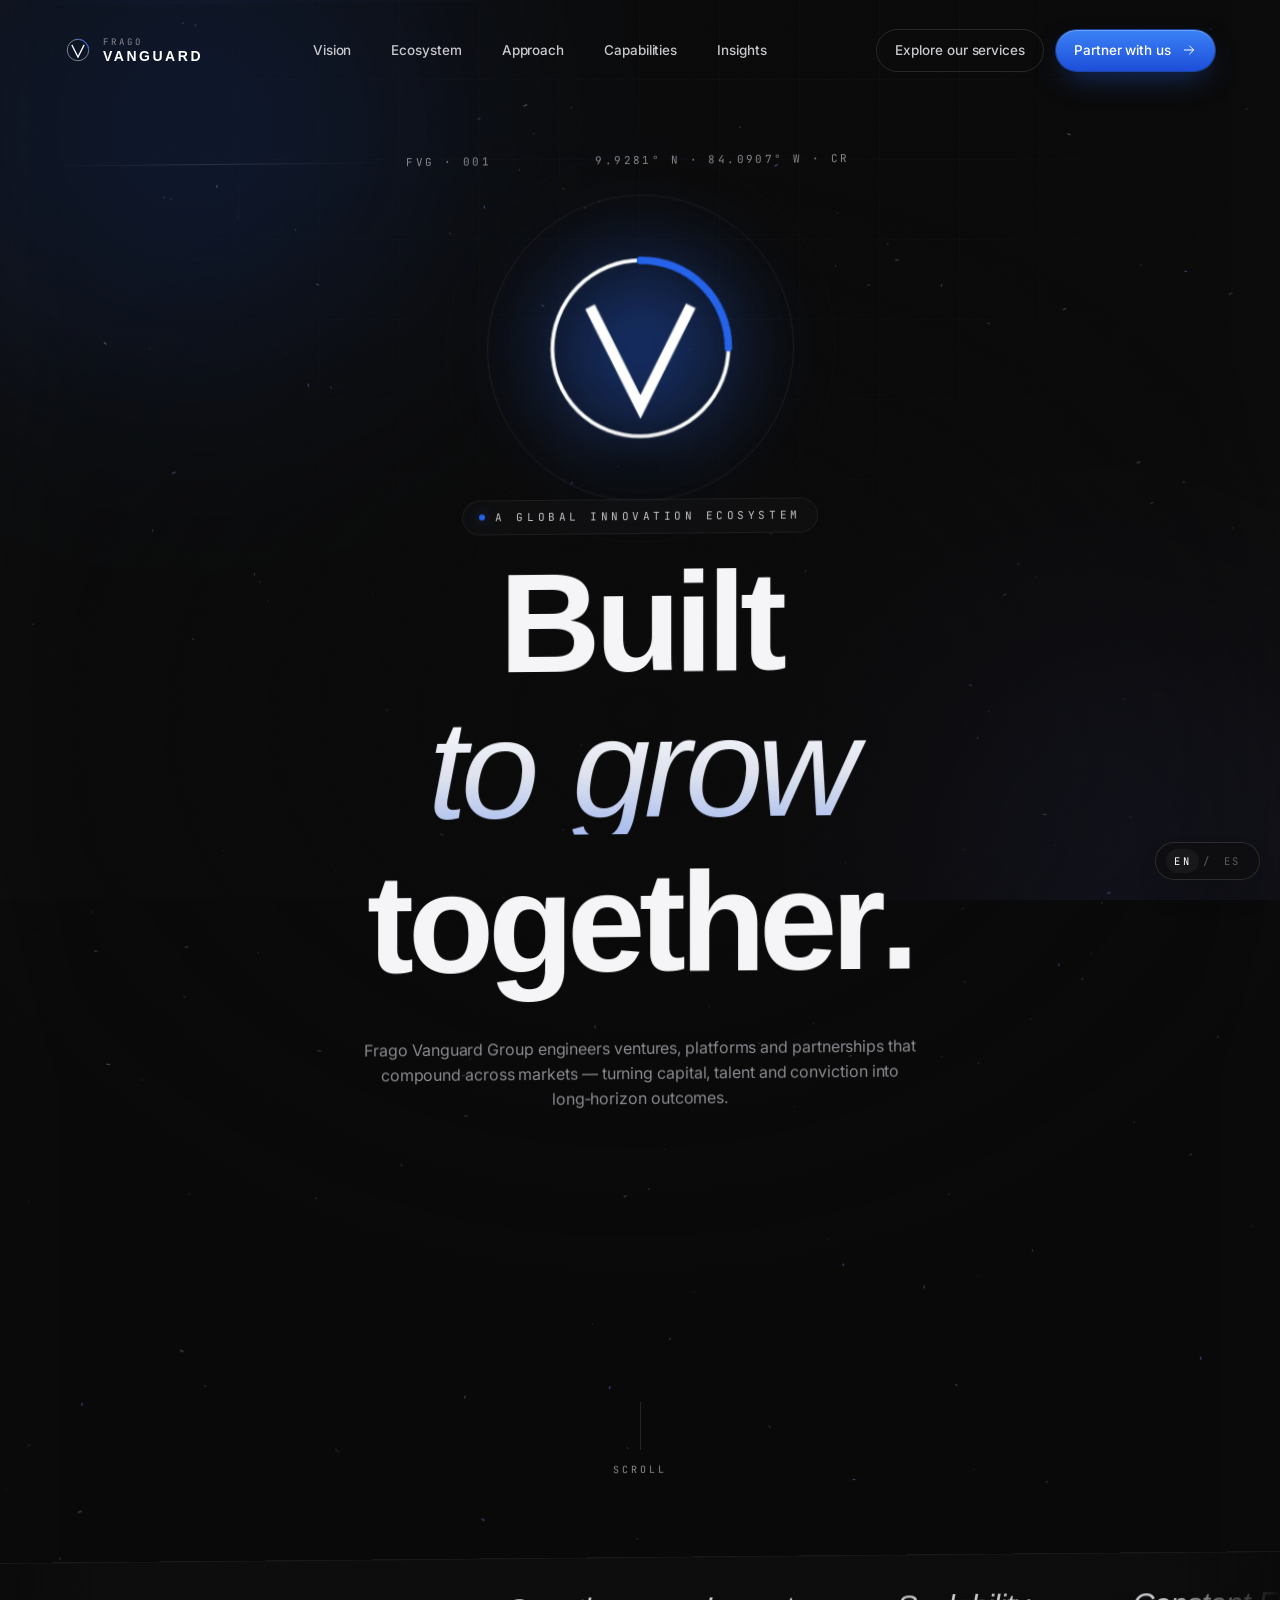
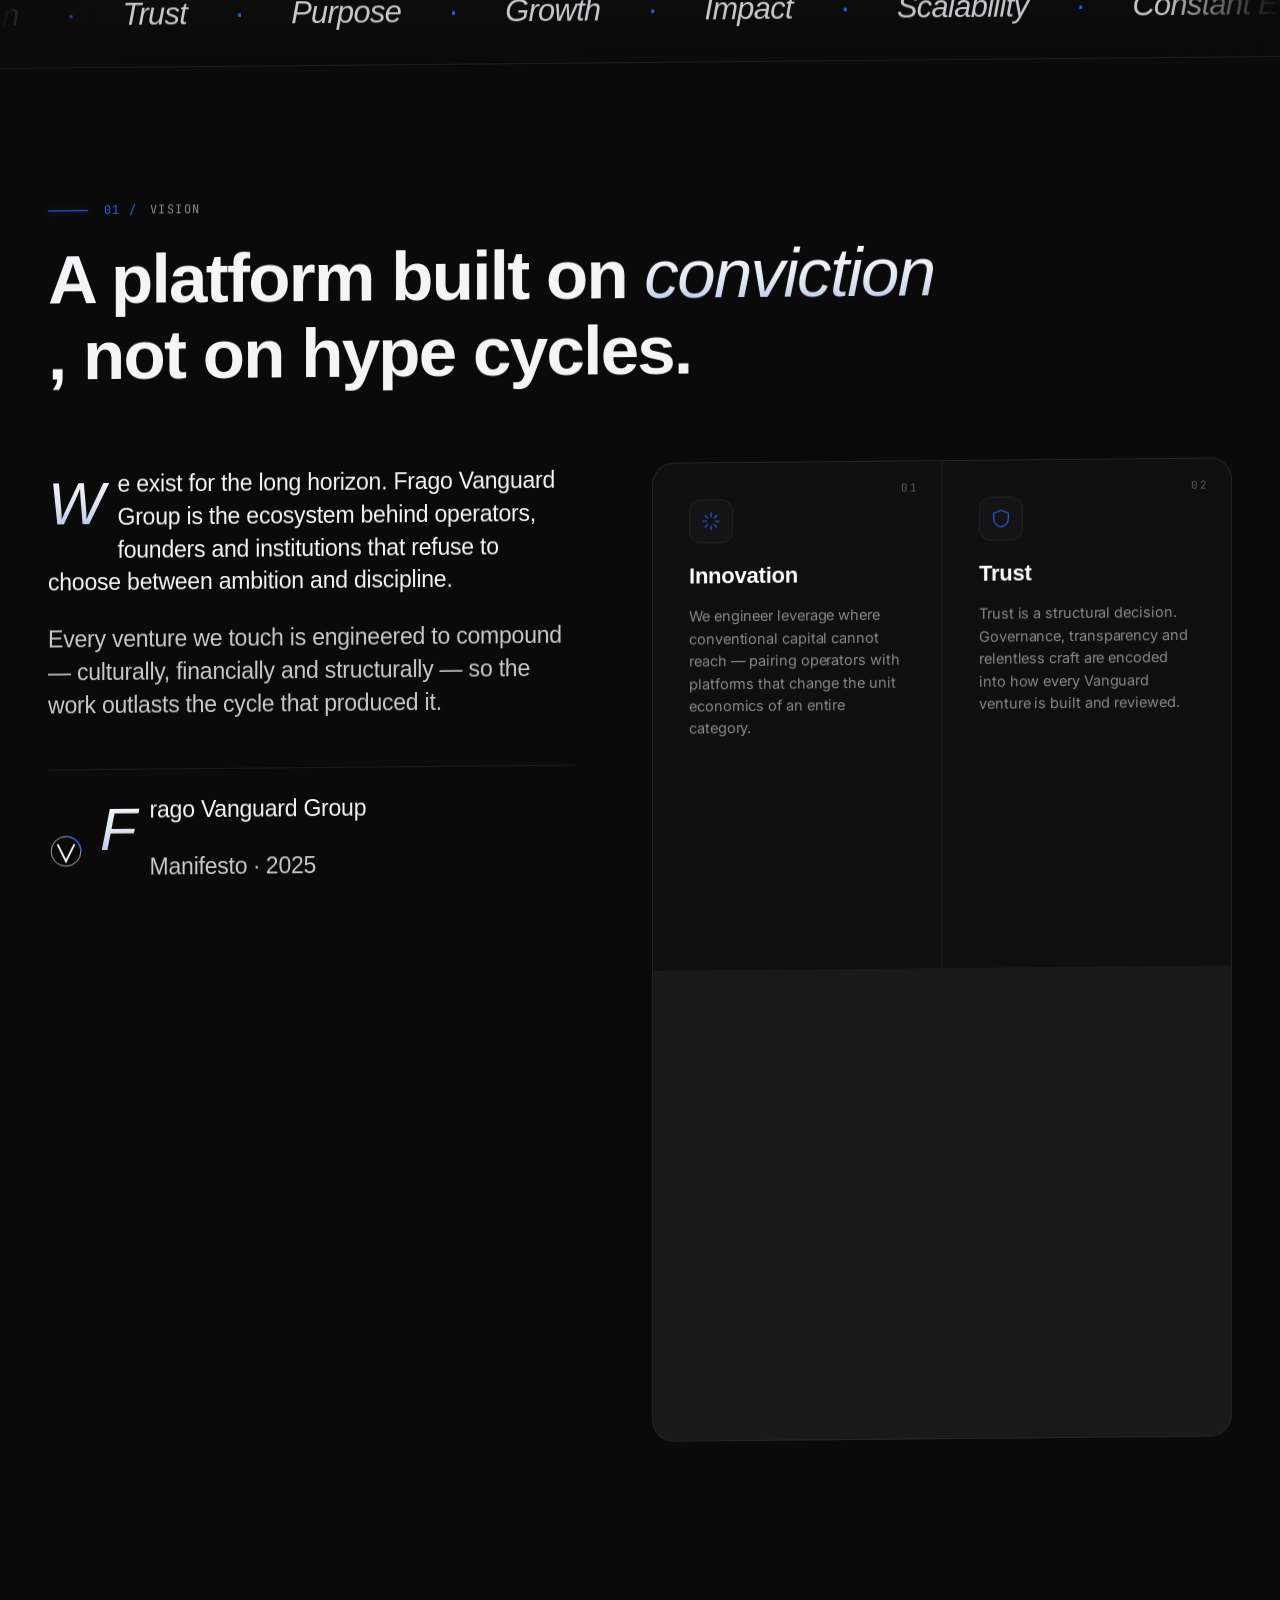
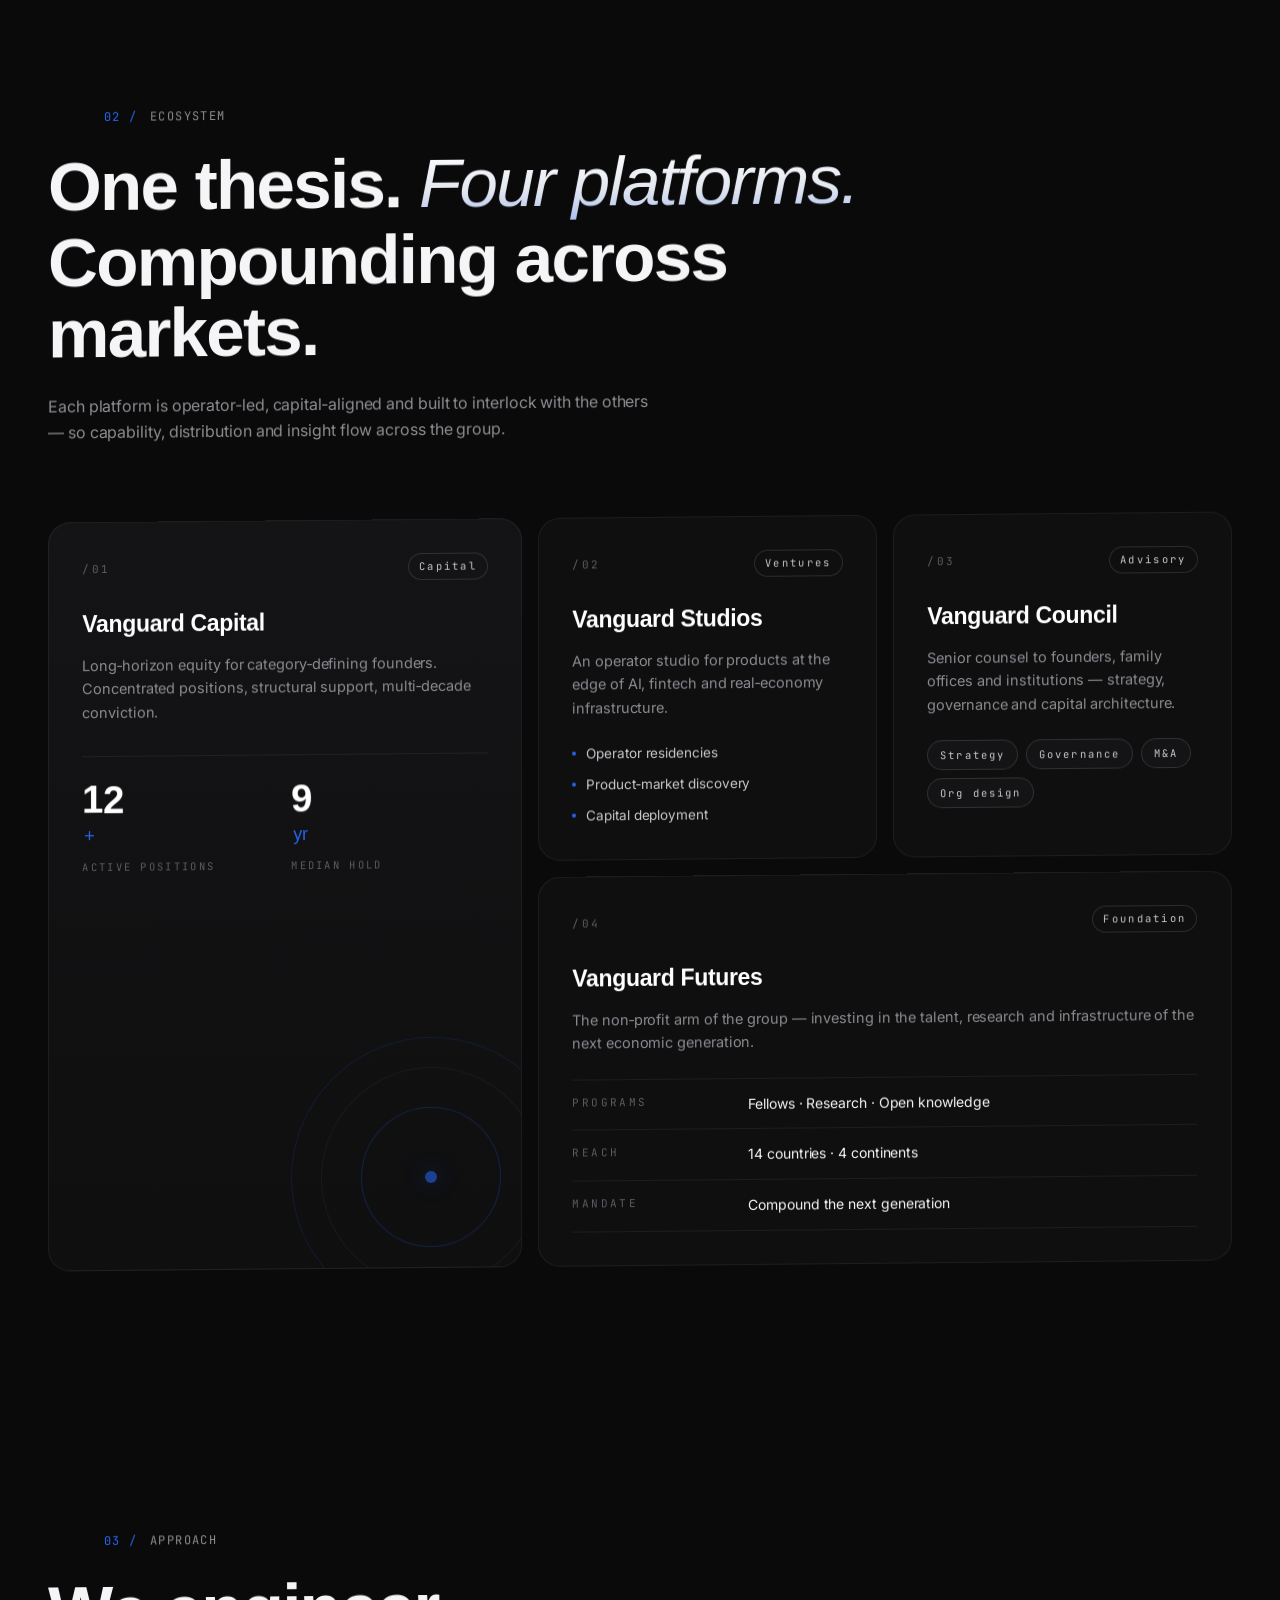
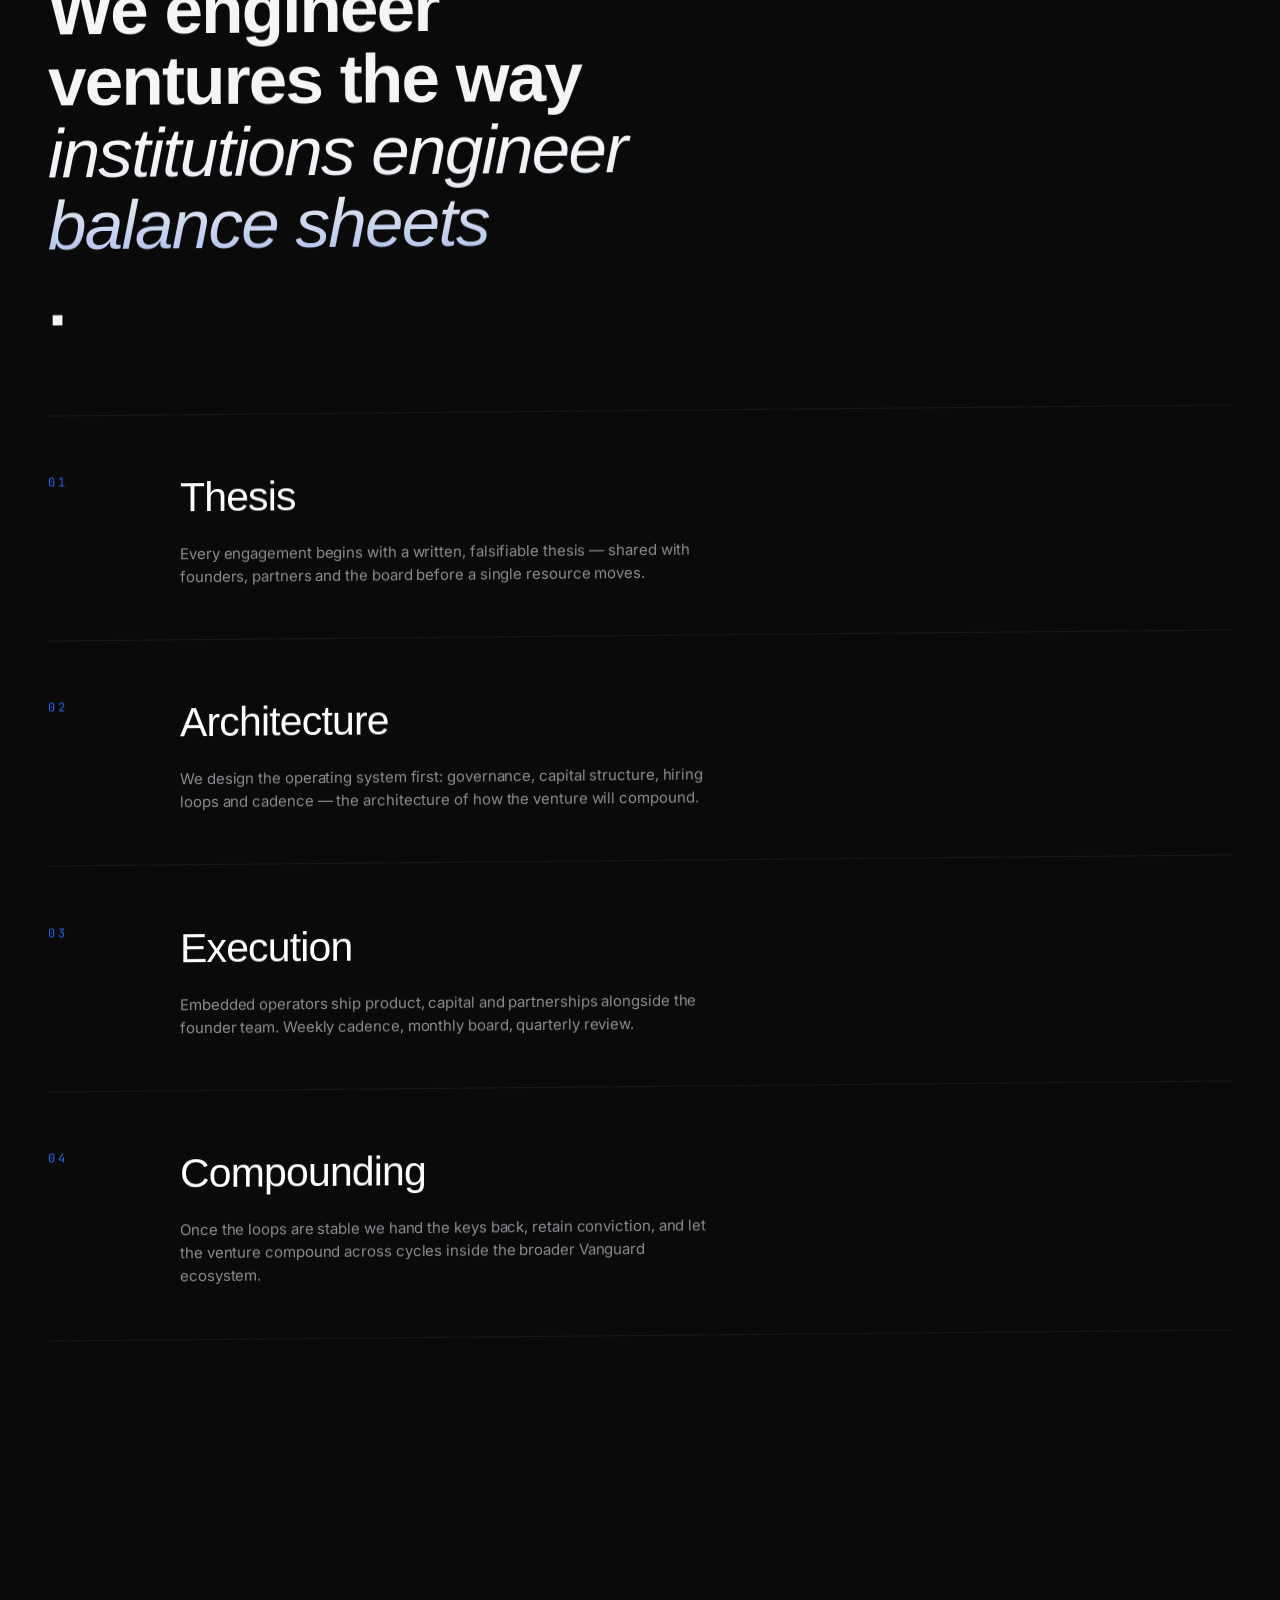
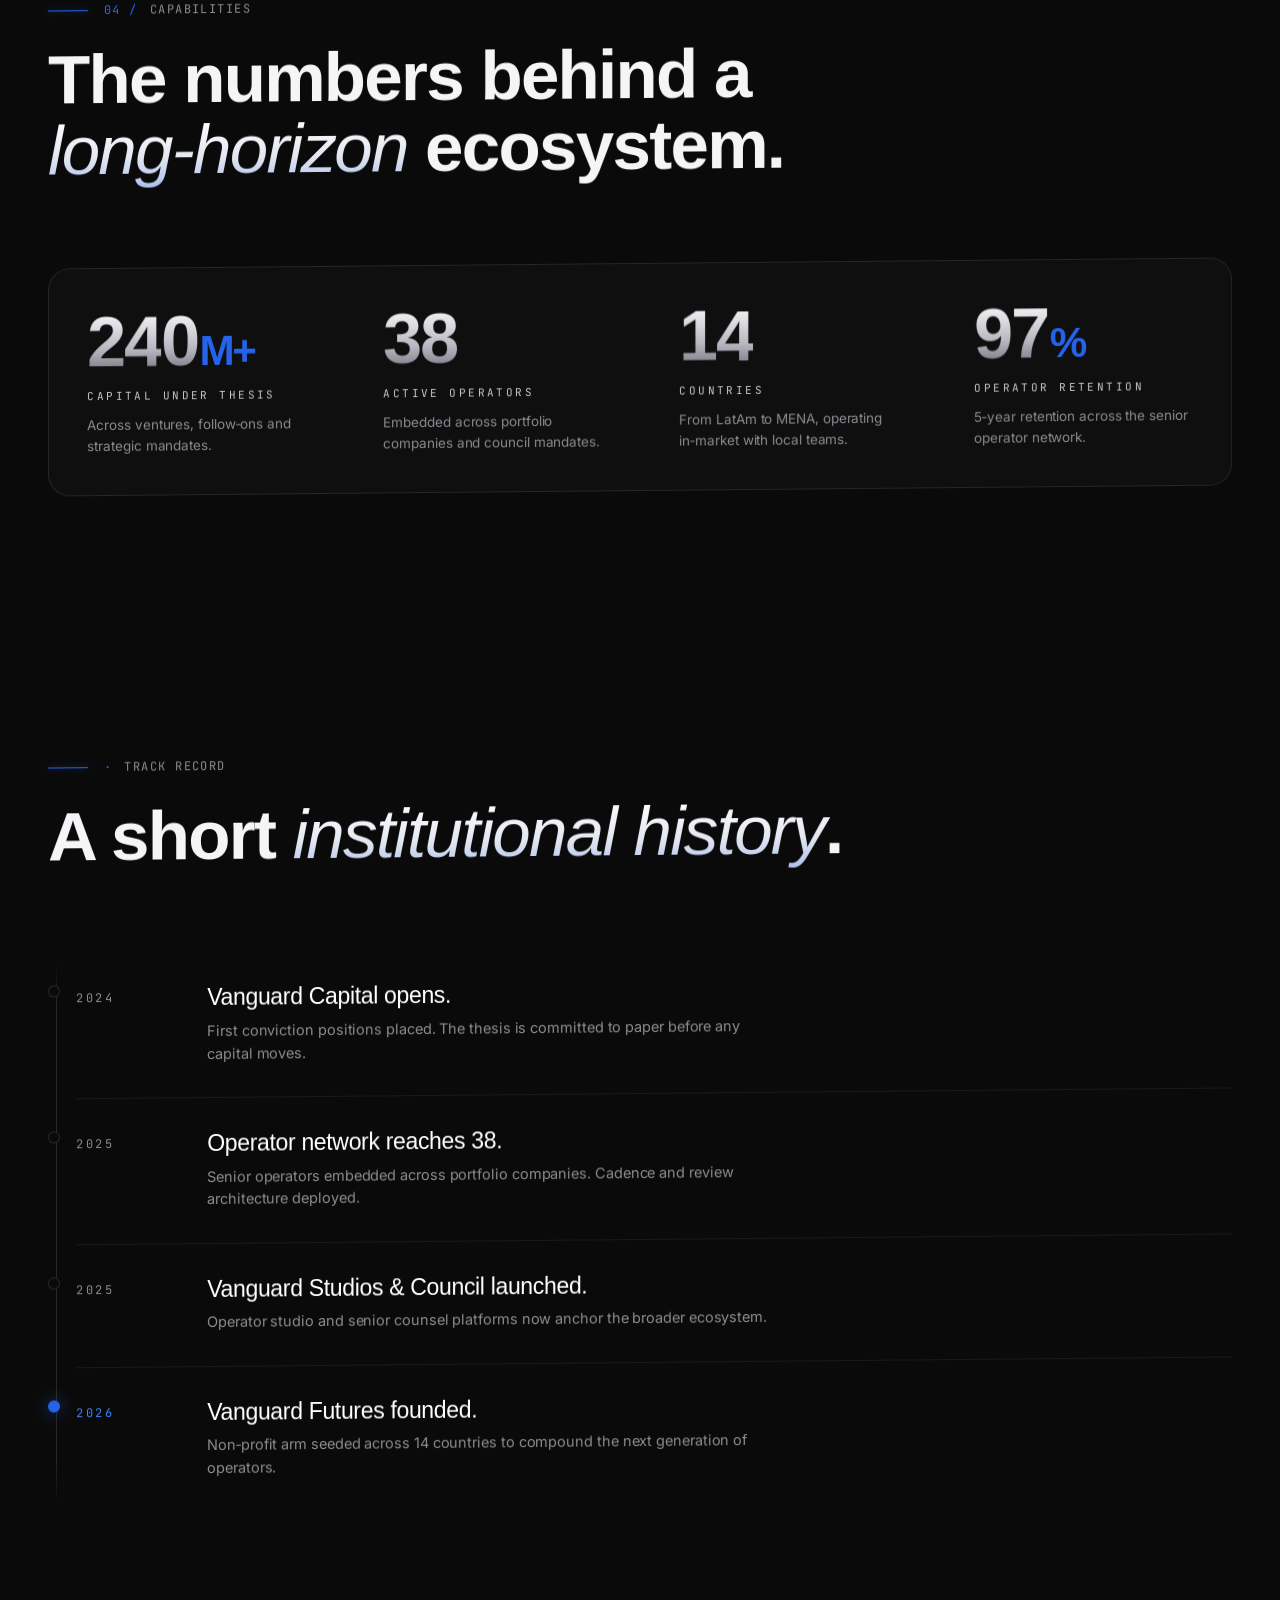
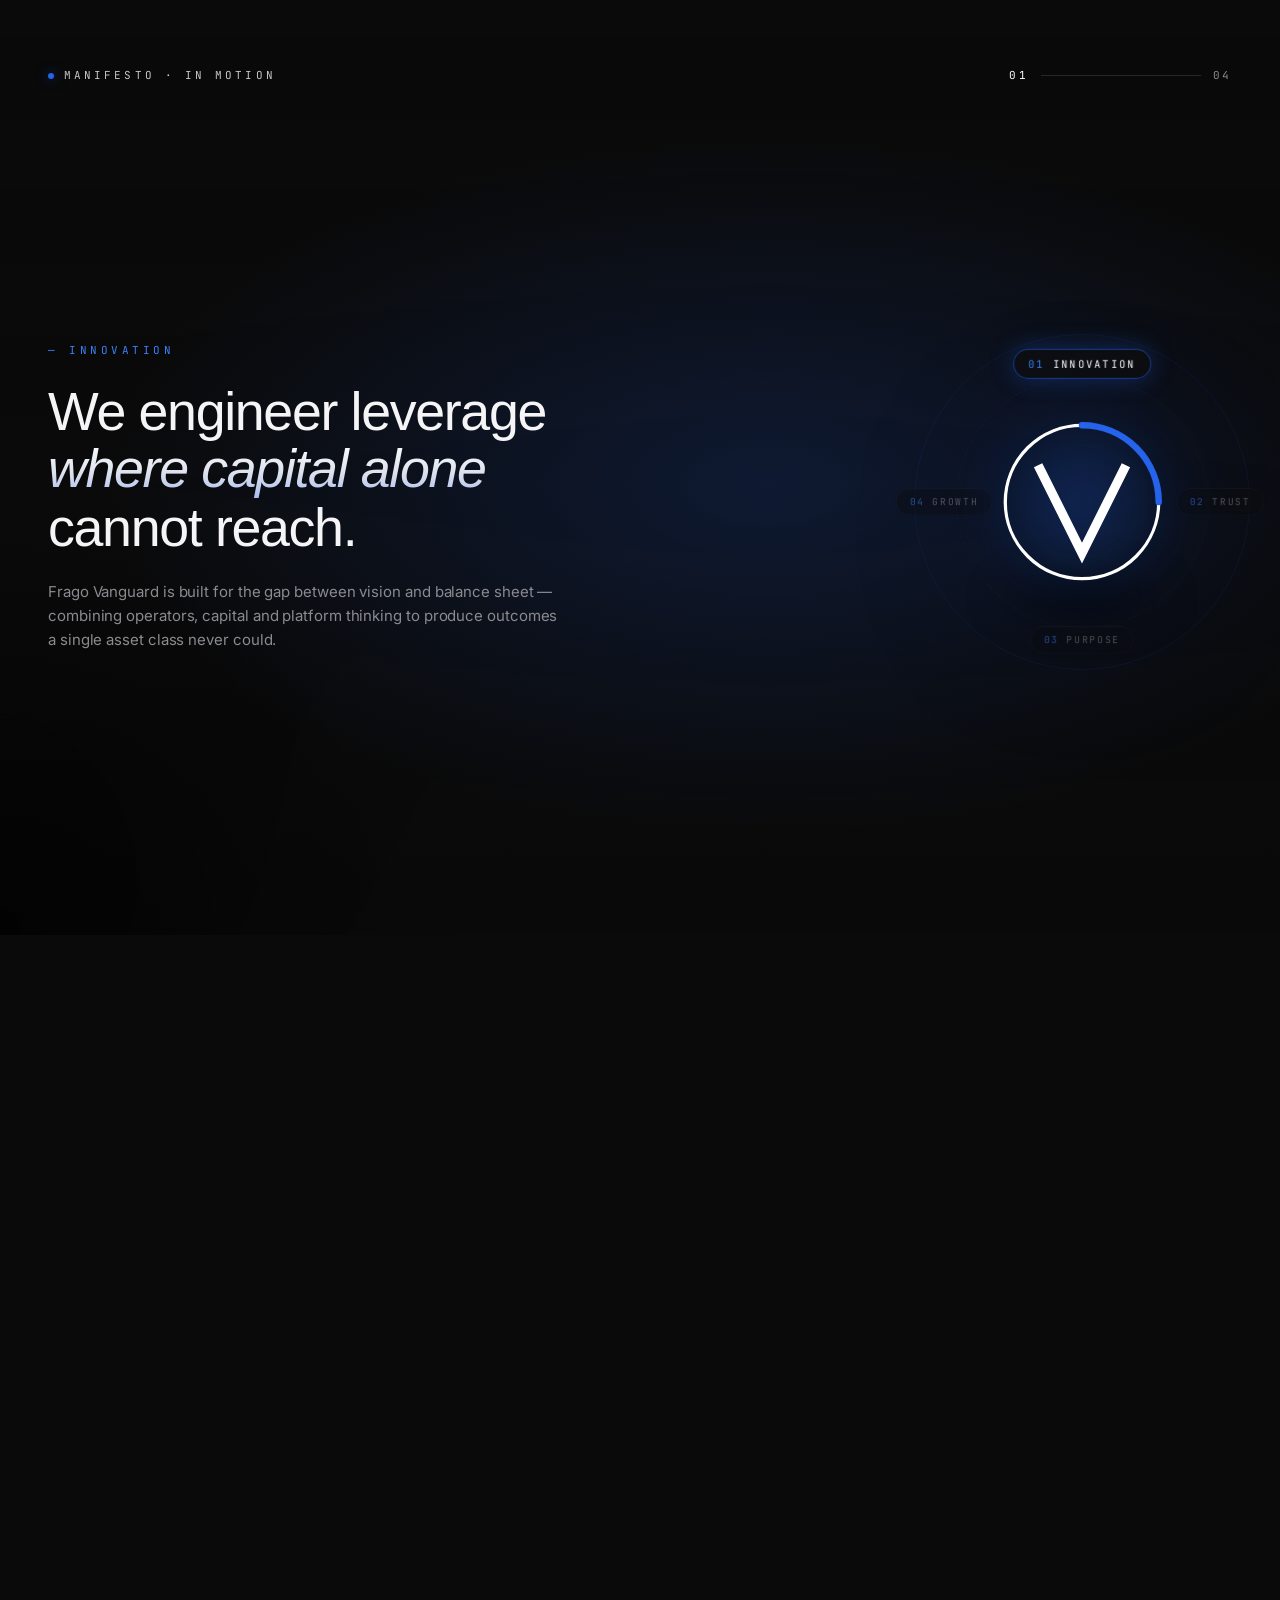
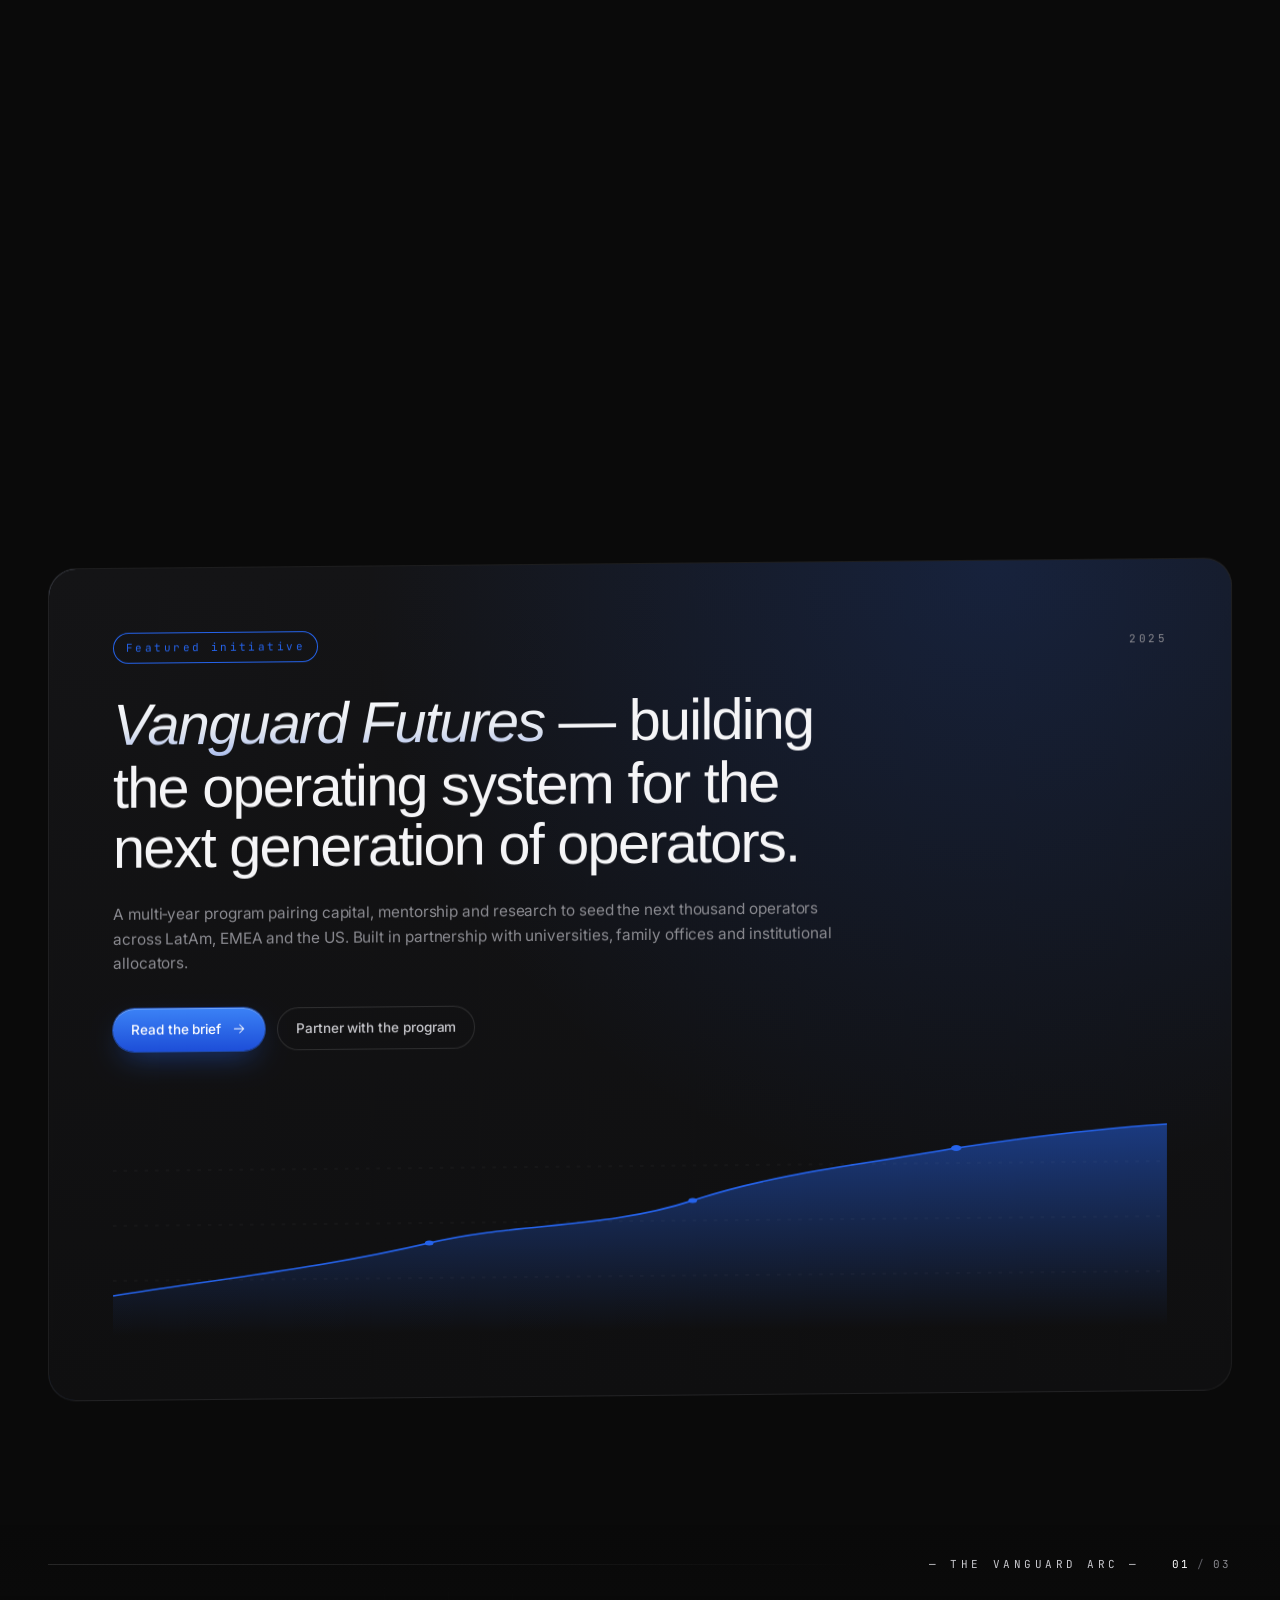
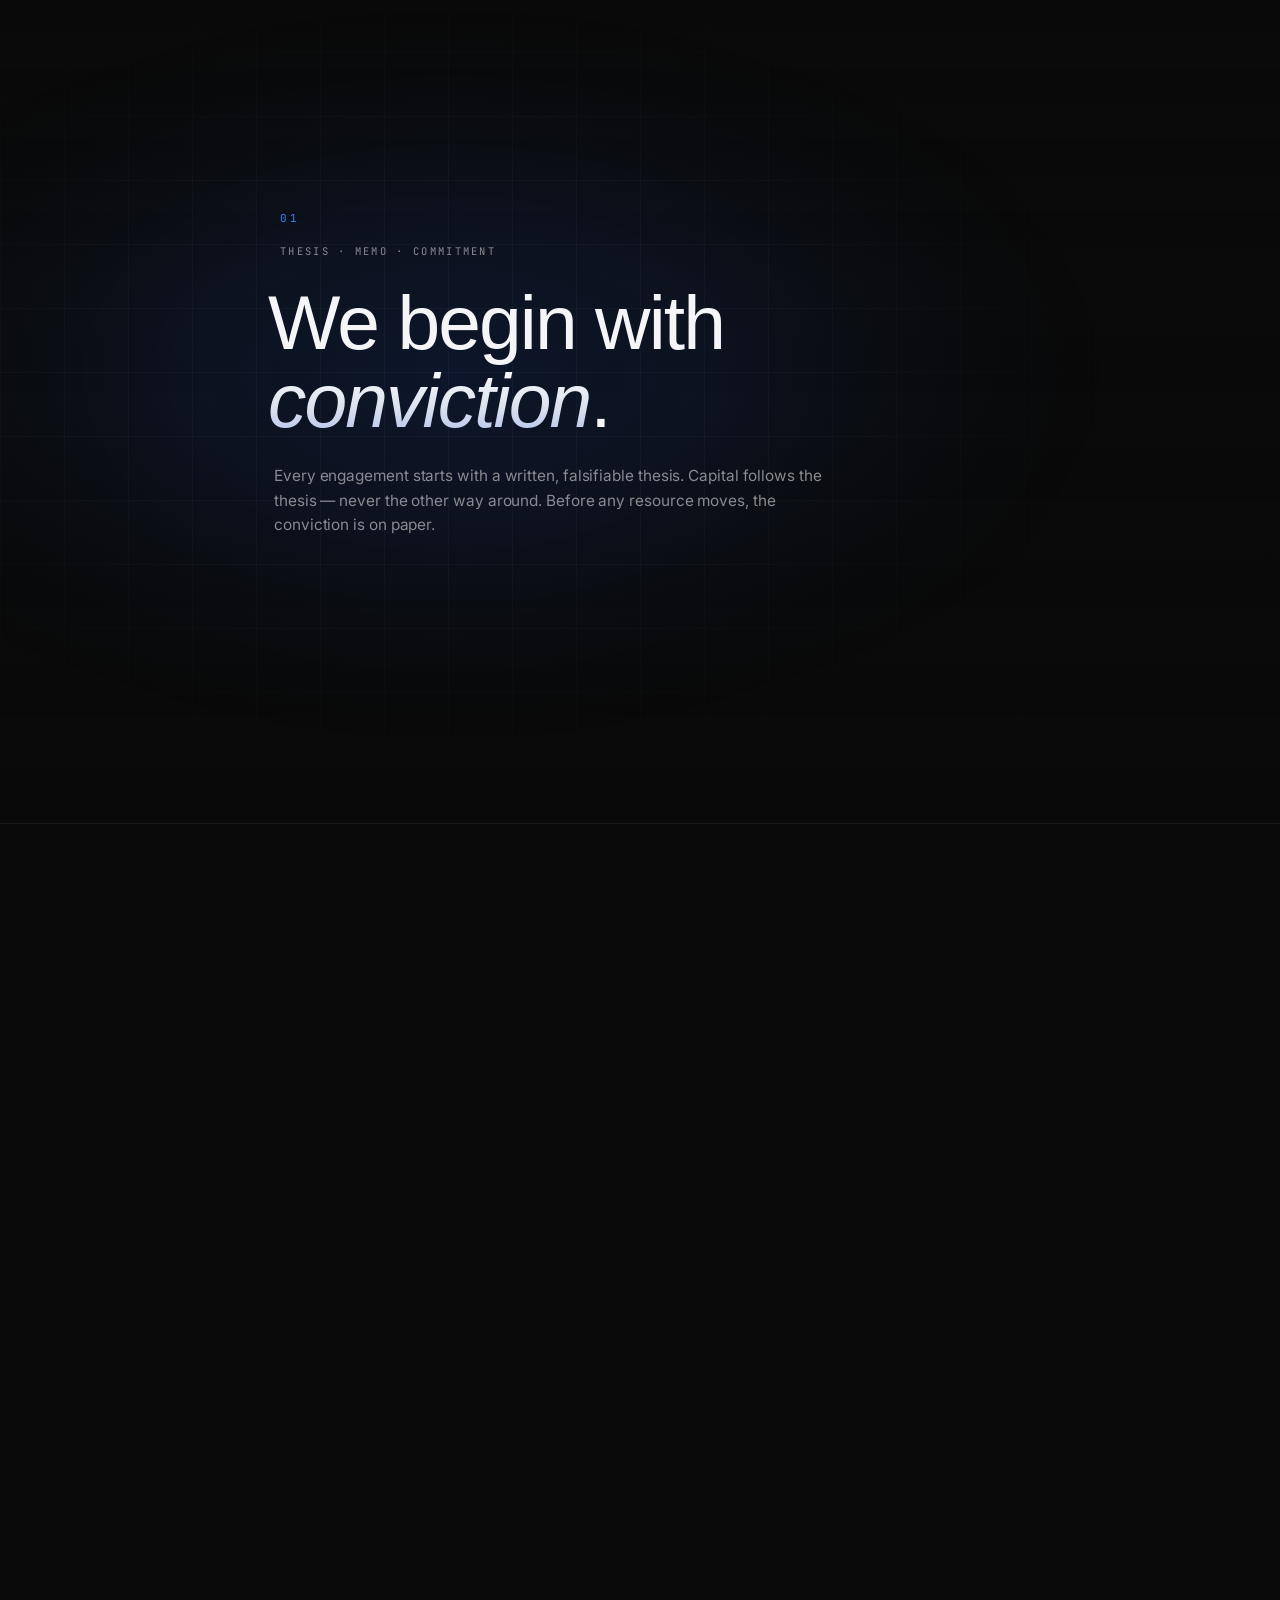
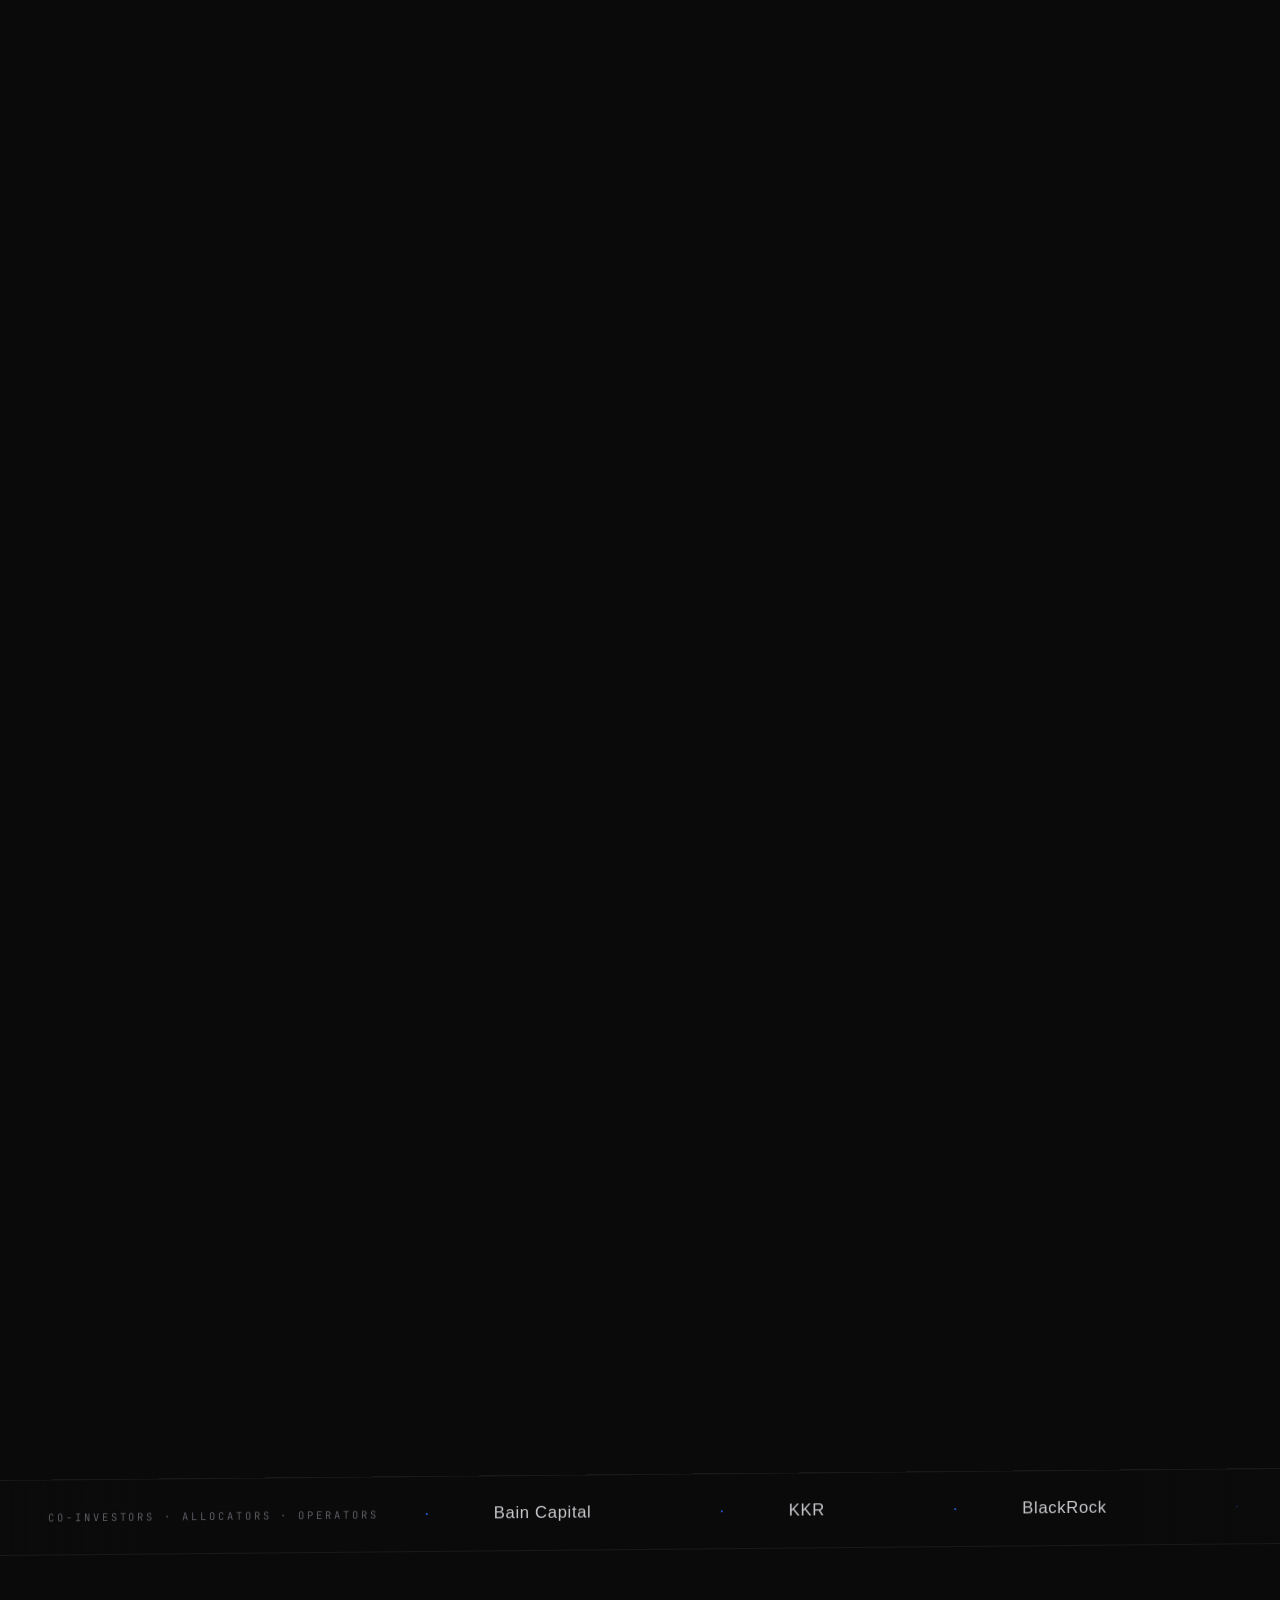
<file: index.html>
<!doctype html>
<html lang="en">
  <head>
    <meta charset="UTF-8" />
    <meta name="viewport" content="width=device-width, initial-scale=1.0" />
    <meta name="theme-color" content="#0A0A0A" />
    <meta name="description" content="Frago Vanguard Group — A global innovation ecosystem built to grow together. Impacto, escalabilidad y evolución constante." />
    <meta property="og:title" content="Frago Vanguard Group — Built to grow together." />
    <meta property="og:description" content="A global innovation ecosystem engineered for impact, scale and constant evolution." />
    <meta property="og:type" content="website" />
    <meta property="og:image" content="assets/og.svg" />
    <link rel="icon" type="image/svg+xml" href="assets/favicon.svg" />
    <link rel="manifest" href="manifest.webmanifest" />
    <link rel="apple-touch-icon" href="assets/favicon.svg" />
    <title>Frago Vanguard Group — Built to grow together.</title>

    <!-- Preconnect to all external origins (fonts + ESM CDN) -->
    <link rel="preconnect" href="https://api.fontshare.com" crossorigin />
    <link rel="preconnect" href="https://cdn.fontshare.com" crossorigin />
    <link rel="preconnect" href="https://fonts.googleapis.com" />
    <link rel="preconnect" href="https://fonts.gstatic.com" crossorigin />
    <link rel="preconnect" href="https://esm.sh" crossorigin />
    <link rel="dns-prefetch" href="https://esm.sh" />

    <!-- Typography: Satoshi + General Sans (Fontshare) + Inter (Google) — non-blocking
         IMPORTANT: italic variants (400i, 500i) are explicitly loaded so the
         browser uses the REAL italic font instead of synthesizing one via CSS
         skew — synthesized italics produce an over-aggressive slant that
         visibly clips against char-mask overflow boundaries. -->
    <link
      rel="preload"
      as="style"
      href="https://api.fontshare.com/v2/css?f[]=satoshi@500,700,900&f[]=general-sans@400,400i,500,500i,600,700&display=swap"
      onload="this.rel='stylesheet'"
    />
    <link
      rel="preload"
      as="style"
      href="https://fonts.googleapis.com/css2?family=Inter:ital,wght@0,300;0,400;0,500;0,600;1,400&family=JetBrains+Mono:wght@400;500&display=swap"
      onload="this.rel='stylesheet'"
    />
    <noscript>
      <link
        href="https://api.fontshare.com/v2/css?f[]=satoshi@500,700,900&f[]=general-sans@400,400i,500,500i,600,700&display=swap"
        rel="stylesheet"
      />
      <link
        href="https://fonts.googleapis.com/css2?family=Inter:ital,wght@0,300;0,400;0,500;0,600;1,400&family=JetBrains+Mono:wght@400;500&display=swap"
        rel="stylesheet"
      />
    </noscript>

    <link rel="stylesheet" href="styles/main.css" />
  </head>
  <body>
    <!-- ─────────────  PRELOADER  ───────────── -->
    <div class="preloader" id="preloader" aria-hidden="true">
      <div class="preloader__inner">
        <svg class="preloader__draw" viewBox="0 0 80 80" aria-hidden="true">
          <!-- SEAL draw-in sequence: ring → blue arc → V -->
          <circle cx="40" cy="40" r="33" />
          <path d="M 40 7 A 33 33 0 0 1 73 40" />
          <path d="M 22 26 L 40 62 L 58 26" />
        </svg>
        <div class="preloader__bar"><span></span></div>
        <p class="preloader__label">FRAGO VANGUARD GROUP</p>
      </div>
    </div>

    <!-- ─────────────  LOCALE SWITCHER (floating)  ───────────── -->
    <div class="locale" data-locale aria-label="Language">
      <button class="locale__btn" type="button" data-locale-set="en" aria-pressed="true">EN</button>
      <span class="locale__sep">/</span>
      <button class="locale__btn" type="button" data-locale-set="es" aria-pressed="false">ES</button>
    </div>

    <!-- ─────────────  CUSTOM CURSOR  ───────────── -->
    <div class="cursor" id="cursor" aria-hidden="true">
      <span class="cursor__label" data-cursor-label>Explore</span>
    </div>

    <!-- ─────────────  EXPLORE MODAL — business units  ───────────── -->
    <div class="explore" data-explore aria-hidden="true">
      <div class="explore__backdrop" data-explore-close></div>
      <div class="explore__ambient" aria-hidden="true"></div>

      <div
        class="explore__panel"
        role="dialog"
        aria-modal="true"
        aria-labelledby="explore-title"
      >
        <button
          class="explore__close"
          type="button"
          data-explore-close
          aria-label="Close"
        >
          <svg viewBox="0 0 24 24" aria-hidden="true">
            <path d="M6 6 L18 18 M18 6 L6 18" stroke="currentColor" stroke-width="1.4" stroke-linecap="round" fill="none"/>
          </svg>
        </button>

        <header class="explore__head">
          <p class="explore__kicker" data-i18n="exp.kicker">— THE FRAGO ECOSYSTEM</p>
          <h2 class="explore__title" id="explore-title" data-i18n-html="exp.title">
            Three platforms.<br />
            <em>One thesis</em>.
          </h2>
          <p class="explore__sub" data-i18n="exp.sub">
            Independent business units, compounding under a single
            ecosystem. Hover to explore.
          </p>
        </header>

        <div class="explore__grid">
          <!-- NEXUS INTELLIGENCE — HEX CORE (neon green) -->
          <a
            class="explore__card"
            href="https://frago-nexus-intelligence-9bzbwhimq-frago10s-projects.vercel.app/"
            target="_blank"
            rel="noopener"
            data-explore-card="nexus"
            style="--brand-c: #A6FF00; --brand-c-soft: #c4ff4d; --brand-c-glow: rgba(166, 255, 0, 0.42);"
          >
            <div class="explore__card-logo">
              <!-- Replicated from Fragos Nexus Intelligence / brand/LogoMark.tsx -->
              <svg viewBox="0 0 100 100" aria-hidden="true" fill="none">
                <!-- Outer hex -->
                <polygon
                  points="50,8 87,30 87,70 50,92 13,70 13,30"
                  stroke="currentColor"
                  stroke-width="2.5"
                  fill="none"
                />
                <!-- Inner hex -->
                <polygon
                  points="50,26 72,38 72,62 50,74 28,62 28,38"
                  stroke="currentColor"
                  stroke-width="1"
                  fill="none"
                  opacity="0.5"
                />
                <!-- Internal facets — depth -->
                <g stroke="currentColor" stroke-width="0.7" opacity="0.45">
                  <line x1="50" y1="8"  x2="50" y2="26"/>
                  <line x1="87" y1="30" x2="72" y2="38"/>
                  <line x1="87" y1="70" x2="72" y2="62"/>
                  <line x1="50" y1="92" x2="50" y2="74"/>
                  <line x1="13" y1="70" x2="28" y2="62"/>
                  <line x1="13" y1="30" x2="28" y2="38"/>
                </g>
                <!-- Neon slash -->
                <line x1="20" y1="80" x2="80" y2="20" stroke="#A6FF00" stroke-width="1.8"/>
                <!-- Pulsing core -->
                <circle cx="50" cy="50" r="6" fill="#A6FF00"/>
                <circle cx="50" cy="50" r="2" fill="#eaffb3"/>
              </svg>
            </div>
            <div class="explore__card-meta">
              <p class="explore__card-eyebrow" data-i18n="exp.nexus.eyebrow">01 · INTELLIGENCE</p>
              <h3 class="explore__card-name" data-i18n-html="exp.nexus.name">
                Frago <strong>Nexus Intelligence</strong>
              </h3>
              <p class="explore__card-desc" data-i18n="exp.nexus.desc">
                AI strategy, applied research and intelligence systems for
                operators who need to think faster than their category.
              </p>
              <span class="explore__card-cta">
                <span data-i18n="exp.nexus.cta">Visit Nexus</span>
                <svg viewBox="0 0 24 24" aria-hidden="true"><use href="#icon-arrow"/></svg>
              </span>
            </div>
            <span class="explore__card-corner"></span>
          </a>

          <!-- MOMENTUM MEDIA — Sharp Chevron (magenta) -->
          <a
            class="explore__card"
            href="https://frago-digital-momentum.vercel.app/"
            target="_blank"
            rel="noopener"
            data-explore-card="momentum"
            style="--brand-c: #ff2d8d; --brand-c-soft: #ff7ab8; --brand-c-glow: rgba(255, 45, 141, 0.45);"
          >
            <div class="explore__card-logo">
              <!-- Replicated from Fragos Momentum Media / brand/LogoMark.tsx -->
              <svg viewBox="0 0 120 120" aria-hidden="true" fill="none">
                <!-- Outer chevron — white / currentColor -->
                <path
                  d="M 60 12 L 108 90 L 92 90 L 60 38 L 28 90 L 12 90 Z"
                  fill="currentColor"
                />
                <!-- Inner chevron — brand magenta -->
                <path
                  d="M 60 46 L 86 90 L 74 90 L 60 66 L 46 90 L 34 90 Z"
                  fill="#ff2d8d"
                />
                <!-- Base line — brand magenta -->
                <rect x="12" y="98" width="96" height="3" rx="1.5" fill="#ff2d8d"/>
              </svg>
            </div>
            <div class="explore__card-meta">
              <p class="explore__card-eyebrow" data-i18n="exp.momentum.eyebrow">02 · CREATIVE</p>
              <h3 class="explore__card-name" data-i18n-html="exp.momentum.name">
                Frago <strong>Momentum Digital</strong>
              </h3>
              <p class="explore__card-desc" data-i18n="exp.momentum.desc">
                Creative agency for brands that compound through culture.
                Films, sites, identity, motion — engineered for distribution.
              </p>
              <span class="explore__card-cta">
                <span data-i18n="exp.momentum.cta">Visit Momentum</span>
                <svg viewBox="0 0 24 24" aria-hidden="true"><use href="#icon-arrow"/></svg>
              </span>
            </div>
            <span class="explore__card-corner"></span>
          </a>

          <!-- FRAGO FOOTBALL GROUP — Shield mark (gold) -->
          <a
            class="explore__card"
            href="https://frago10.github.io/FFG-Scouting/"
            target="_blank"
            rel="noopener"
            data-explore-card="ffg"
            style="--brand-c: #d4af37; --brand-c-soft: #f0c862; --brand-c-glow: rgba(212, 175, 55, 0.45);"
          >
            <div class="explore__card-logo">
              <!-- Heraldic shield + inner chevron + crown star -->
              <svg viewBox="0 0 100 100" aria-hidden="true" fill="none">
                <!-- Outer shield silhouette -->
                <path
                  d="M 50 8 L 84 22 L 84 56 Q 84 78 50 92 Q 16 78 16 56 L 16 22 Z"
                  stroke="currentColor"
                  stroke-width="2"
                  stroke-linejoin="round"
                  fill="none"
                />
                <!-- Inner chevron — gold -->
                <path
                  d="M 30 38 L 50 70 L 70 38"
                  stroke="#d4af37"
                  stroke-width="3.5"
                  stroke-linecap="square"
                  stroke-linejoin="miter"
                  fill="none"
                />
                <!-- Crown star (championship marker) -->
                <path
                  d="M 50 18 L 52.5 24 L 58.5 24 L 53.7 27.5 L 55.5 33 L 50 29.7 L 44.5 33 L 46.3 27.5 L 41.5 24 L 47.5 24 Z"
                  fill="#d4af37"
                />
                <!-- Heritage rule -->
                <line x1="26" y1="80" x2="74" y2="80" stroke="currentColor" stroke-width="0.8" opacity="0.4"/>
              </svg>
            </div>
            <div class="explore__card-meta">
              <p class="explore__card-eyebrow" data-i18n="exp.ffg.eyebrow">03 · SPORTS</p>
              <h3 class="explore__card-name" data-i18n-html="exp.ffg.name">
                Frago <strong>Football Group</strong>
              </h3>
              <p class="explore__card-desc" data-i18n="exp.ffg.desc">
                Football as institutional category. Player development,
                clubs, intellectual property, data — the long-horizon sports
                platform.
              </p>
              <span class="explore__card-cta">
                <span data-i18n="exp.ffg.cta">Visit FFG</span>
                <svg viewBox="0 0 24 24" aria-hidden="true"><use href="#icon-arrow"/></svg>
              </span>
            </div>
            <span class="explore__card-corner"></span>
          </a>
        </div>

        <footer class="explore__foot">
          <span class="explore__foot-rule"></span>
          <span class="explore__foot-meta">
            <span>FRAGO VANGUARD GROUP</span>
            <span class="explore__foot-dot"></span>
            <span data-i18n="exp.foot">Built to grow together.</span>
          </span>
          <span class="explore__foot-rule"></span>
        </footer>
      </div>
    </div>

    <!-- ─────────────  SECTION PROGRESS RAIL  ───────────── -->
    <aside class="rail" id="rail" aria-label="Section progress">
      <ul class="rail__list">
        <li class="rail__item">
          <a class="rail__link" href="#top" data-rail-link data-section="top">
            <span class="rail__node"></span>
            <span class="rail__caption">
              <span class="rail__caption-num">00</span>
              <span class="rail__caption-text">Index</span>
            </span>
          </a>
        </li>
        <li class="rail__item">
          <a class="rail__link" href="#vision" data-rail-link data-section="vision">
            <span class="rail__node"></span>
            <span class="rail__caption">
              <span class="rail__caption-num">01</span>
              <span class="rail__caption-text">Vision</span>
            </span>
          </a>
        </li>
        <li class="rail__item">
          <a class="rail__link" href="#ecosystem" data-rail-link data-section="ecosystem">
            <span class="rail__node"></span>
            <span class="rail__caption">
              <span class="rail__caption-num">02</span>
              <span class="rail__caption-text">Ecosystem</span>
            </span>
          </a>
        </li>
        <li class="rail__item">
          <a class="rail__link" href="#approach" data-rail-link data-section="approach">
            <span class="rail__node"></span>
            <span class="rail__caption">
              <span class="rail__caption-num">03</span>
              <span class="rail__caption-text">Approach</span>
            </span>
          </a>
        </li>
        <li class="rail__item">
          <a class="rail__link" href="#capabilities" data-rail-link data-section="capabilities">
            <span class="rail__node"></span>
            <span class="rail__caption">
              <span class="rail__caption-num">04</span>
              <span class="rail__caption-text">Capabilities</span>
            </span>
          </a>
        </li>
        <li class="rail__item">
          <a class="rail__link" href="#insights" data-rail-link data-section="insights">
            <span class="rail__node"></span>
            <span class="rail__caption">
              <span class="rail__caption-num">05</span>
              <span class="rail__caption-text">Insights</span>
            </span>
          </a>
        </li>
        <li class="rail__item">
          <a class="rail__link" href="#contact" data-rail-link data-section="contact">
            <span class="rail__node"></span>
            <span class="rail__caption">
              <span class="rail__caption-num">06</span>
              <span class="rail__caption-text">Partner</span>
            </span>
          </a>
        </li>
      </ul>
    </aside>

    <!-- ─────────────  REUSABLE SVG SPRITE  ───────────── -->
    <svg width="0" height="0" style="position: absolute" aria-hidden="true">
      <defs>
        <symbol id="v-mark" viewBox="0 0 80 80">
          <!-- SEAL — institutional V inscribed within a hairline horizon ring.
               currentColor drives the white elements (circle + V) so consumers
               can recolor via CSS. The brand-blue arc is hardcoded as it is
               the brand signature. -->

          <!-- Hairline outer ring (the horizon) -->
          <circle
            cx="40" cy="40" r="33"
            fill="none"
            stroke="currentColor"
            stroke-width="1.4"
          />
          <!-- Brand-blue arc segment at the upper-right rim:
               the leading position on the horizon. -->
          <path
            d="M 40 7 A 33 33 0 0 1 73 40"
            fill="none"
            stroke="#2563EB"
            stroke-width="2.8"
            stroke-linecap="round"
          />
          <!-- The V mark inscribed inside the ring -->
          <path
            d="M 22 26 L 40 62 L 58 26"
            fill="none"
            stroke="currentColor"
            stroke-width="4"
            stroke-linecap="square"
            stroke-linejoin="miter"
          />
        </symbol>
        <symbol id="icon-arrow" viewBox="0 0 24 24">
          <path d="M5 12h14M13 6l6 6-6 6" fill="none" stroke="currentColor" stroke-width="1.5" stroke-linecap="round" stroke-linejoin="round" />
        </symbol>
        <symbol id="icon-plus" viewBox="0 0 24 24">
          <path d="M12 5v14M5 12h14" fill="none" stroke="currentColor" stroke-width="1.4" stroke-linecap="round" />
        </symbol>
        <symbol id="icon-spark" viewBox="0 0 24 24">
          <path d="M12 3v4M12 17v4M3 12h4M17 12h4M5.6 5.6l2.8 2.8M15.6 15.6l2.8 2.8M5.6 18.4l2.8-2.8M15.6 8.4l2.8-2.8" fill="none" stroke="currentColor" stroke-width="1.3" stroke-linecap="round" />
        </symbol>
        <symbol id="icon-shield" viewBox="0 0 24 24">
          <path d="M12 3l8 3v6c0 4.5-3.4 8.4-8 9-4.6-.6-8-4.5-8-9V6l8-3z" fill="none" stroke="currentColor" stroke-width="1.3" stroke-linejoin="round" />
        </symbol>
        <symbol id="icon-orbit" viewBox="0 0 24 24">
          <ellipse cx="12" cy="12" rx="9" ry="4" fill="none" stroke="currentColor" stroke-width="1.3" />
          <circle cx="12" cy="12" r="2.5" fill="currentColor" />
        </symbol>
        <symbol id="icon-trend" viewBox="0 0 24 24">
          <path d="M3 17l6-6 4 4 8-9" fill="none" stroke="currentColor" stroke-width="1.4" stroke-linecap="round" stroke-linejoin="round" />
          <path d="M14 6h7v7" fill="none" stroke="currentColor" stroke-width="1.4" stroke-linecap="round" stroke-linejoin="round" />
        </symbol>
      </defs>
    </svg>

    <!-- ─────────────  AMBIENT BACKDROP  ───────────── -->
    <div class="ambient" aria-hidden="true">
      <canvas id="particles"></canvas>
      <div class="ambient__grid"></div>
      <div class="ambient__glow ambient__glow--a"></div>
      <div class="ambient__glow ambient__glow--b"></div>
      <div class="ambient__noise"></div>
    </div>

    <!-- ─────────────  NAVIGATION  ───────────── -->
    <header class="nav" id="nav">
      <div class="nav__inner">
        <a class="nav__brand" href="#top" aria-label="Frago Vanguard Group home">
          <svg class="nav__mark" viewBox="0 0 80 80" aria-hidden="true"><use href="#v-mark" /></svg>
          <span class="nav__wordmark">
            <span class="nav__wordmark-top">FRAGO</span>
            <span class="nav__wordmark-main">VANGUARD</span>
          </span>
        </a>

        <nav class="nav__links" aria-label="Primary">
          <a href="#vision" data-link data-i18n="nav.vision">Vision</a>
          <a href="#ecosystem" data-link data-i18n="nav.ecosystem">Ecosystem</a>
          <a href="#approach" data-link data-i18n="nav.approach">Approach</a>
          <a href="#capabilities" data-link data-i18n="nav.capabilities">Capabilities</a>
          <a href="#insights" data-link data-i18n="nav.insights">Insights</a>
        </nav>

        <div class="nav__actions">
          <button class="btn btn--ghost" type="button" data-explore-trigger>
            <span class="btn__label" data-i18n="nav.explore">Explore our services</span>
          </button>
          <a class="btn btn--primary" href="#contact" data-magnetic>
            <span>
              <span class="btn__label" data-i18n="nav.partner">Partner with us</span>
              <svg class="btn__icon" viewBox="0 0 24 24" aria-hidden="true"><use href="#icon-arrow" /></svg>
            </span>
          </a>
        </div>
      </div>
    </header>

    <main id="top">
      <!-- ─────────────  HERO  ───────────── -->
      <section class="hero" id="hero">
        <div class="hero__chrome">
          <span class="hero__chrome-line"></span>
          <span class="hero__chrome-label">FVG · 001</span>
          <span class="hero__chrome-coord">9.9281° N · 84.0907° W · CR</span>
          <span class="hero__chrome-line"></span>
        </div>

        <div class="hero__stage">
          <!-- 3D-feeling layered V mark -->
          <div class="hero__mark" data-tilt>
            <div class="hero__mark-glow"></div>
            <div class="hero__mark-ring"></div>
            <div class="hero__mark-ring hero__mark-ring--two"></div>
            <svg class="hero__mark-svg" viewBox="0 0 80 80" aria-hidden="true">
              <use href="#v-mark" />
            </svg>
            <div class="hero__mark-shadow"></div>
          </div>

          <p class="hero__eyebrow">
            <span class="hero__dot"></span>
            <span data-scramble data-i18n="hero.eyebrow">A GLOBAL INNOVATION ECOSYSTEM</span>
          </p>

          <h1 class="hero__title" data-split-text data-i18n-html="hero.title">
            <span class="hero__line">Built</span>
            <span class="hero__line"><em>to grow</em></span>
            <span class="hero__line">together.</span>
          </h1>

          <p class="hero__sub" data-reveal data-i18n="hero.sub">
            Frago Vanguard Group engineers ventures, platforms and
            partnerships that compound across markets — turning capital,
            talent and conviction into long‑horizon outcomes.
          </p>

          <div class="hero__cta" data-reveal>
            <a class="btn btn--primary btn--lg" href="#vision" data-magnetic>
              <span>
                <span class="btn__label" data-i18n="hero.cta1">Explore the ecosystem</span>
                <svg class="btn__icon" viewBox="0 0 24 24"><use href="#icon-arrow" /></svg>
              </span>
            </a>
            <a class="btn btn--ghost btn--lg" href="#contact" data-magnetic>
              <span>
                <span class="btn__label" data-i18n="hero.cta2">Talk to us</span>
              </span>
            </a>
          </div>

          <ul class="hero__pillars" data-reveal>
            <li><span class="hero__pillars-num">01</span> <span data-i18n="hero.pillar1">Impact</span></li>
            <li><span class="hero__pillars-num">02</span> <span data-i18n="hero.pillar2">Scalability</span></li>
            <li><span class="hero__pillars-num">03</span> <span data-i18n="hero.pillar3">Constant evolution</span></li>
          </ul>
        </div>

        <a class="hero__scroll" href="#vision" aria-label="Scroll to next section">
          <span class="hero__scroll-track"><span class="hero__scroll-dot"></span></span>
          <span class="hero__scroll-label" data-i18n="hero.scroll">SCROLL</span>
        </a>
      </section>

      <!-- ─────────────  MARQUEE  ───────────── -->
      <section class="marquee" aria-hidden="true">
        <div class="marquee__track">
          <span data-i18n="marquee.w1">Innovation</span><span>·</span>
          <span data-i18n="marquee.w2">Trust</span><span>·</span>
          <span data-i18n="marquee.w3">Purpose</span><span>·</span>
          <span data-i18n="marquee.w4">Growth</span><span>·</span>
          <span data-i18n="marquee.w5">Impact</span><span>·</span>
          <span data-i18n="marquee.w6">Scalability</span><span>·</span>
          <span data-i18n="marquee.w7">Constant Evolution</span><span>·</span>
          <span data-i18n="marquee.w1">Innovation</span><span>·</span>
          <span data-i18n="marquee.w2">Trust</span><span>·</span>
          <span data-i18n="marquee.w3">Purpose</span><span>·</span>
          <span data-i18n="marquee.w4">Growth</span><span>·</span>
          <span data-i18n="marquee.w5">Impact</span><span>·</span>
          <span data-i18n="marquee.w6">Scalability</span><span>·</span>
          <span data-i18n="marquee.w7">Constant Evolution</span><span>·</span>
        </div>
      </section>

      <!-- ─────────────  VISION / MANIFESTO  ───────────── -->
      <section class="vision section" id="vision">
        <div class="section__head">
          <p class="kicker" data-scramble><span class="kicker__index">01 /</span> <span data-i18n="vision.kicker">Vision</span></p>
          <h2 class="section__title" data-i18n-html="vision.title">
            A platform built on
            <span class="grad-text">conviction</span>,
            not on hype cycles.
          </h2>
        </div>

        <div class="vision__grid">
          <div class="vision__lead">
            <p data-reveal data-i18n="vision.lead1">
              We exist for the long horizon. Frago Vanguard Group is the
              ecosystem behind operators, founders and institutions that
              refuse to choose between ambition and discipline.
            </p>
            <p data-reveal data-i18n="vision.lead2">
              Every venture we touch is engineered to compound — culturally,
              financially and structurally — so the work outlasts the cycle
              that produced it.
            </p>
            <div class="vision__sign" data-reveal>
              <svg viewBox="0 0 80 80" class="vision__sign-mark"><use href="#v-mark" /></svg>
              <div>
                <p class="vision__sign-name">Frago Vanguard Group</p>
                <p class="vision__sign-role" data-i18n="vision.sign">Manifesto · 2025</p>
              </div>
            </div>
          </div>

          <ul class="pillars">
            <li class="pillar" data-pillar tabindex="0">
              <div class="pillar__icon"><svg viewBox="0 0 24 24"><use href="#icon-spark" /></svg></div>
              <h3 data-i18n="vision.pillar1.h">Innovation</h3>
              <p class="pillar__lead" data-i18n="vision.pillar1.body">
                We engineer leverage where conventional capital cannot reach —
                pairing operators with platforms that change the unit economics
                of an entire category.
              </p>
              <div class="pillar__more">
                <ul class="pillar__chips">
                  <li>Operator architecture</li>
                  <li>Platform thesis</li>
                  <li>Cross-portfolio leverage</li>
                </ul>
                <a class="pillar__cta" href="#contact">
                  <span data-i18n="vision.pillar1.cta">Read the thesis</span>
                  <svg viewBox="0 0 24 24"><use href="#icon-arrow"/></svg>
                </a>
              </div>
              <span class="pillar__num">01</span>
            </li>
            <li class="pillar" data-pillar tabindex="0">
              <div class="pillar__icon"><svg viewBox="0 0 24 24"><use href="#icon-shield" /></svg></div>
              <h3 data-i18n="vision.pillar2.h">Trust</h3>
              <p class="pillar__lead" data-i18n="vision.pillar2.body">
                Trust is a structural decision. Governance, transparency and
                relentless craft are encoded into how every Vanguard venture
                is built and reviewed.
              </p>
              <div class="pillar__more">
                <ul class="pillar__chips">
                  <li>Board architecture</li>
                  <li>Quarterly review cadence</li>
                  <li>Open reporting standards</li>
                </ul>
                <a class="pillar__cta" href="#contact">
                  <span data-i18n="vision.pillar2.cta">How we govern</span>
                  <svg viewBox="0 0 24 24"><use href="#icon-arrow"/></svg>
                </a>
              </div>
              <span class="pillar__num">02</span>
            </li>
            <li class="pillar" data-pillar tabindex="0">
              <div class="pillar__icon"><svg viewBox="0 0 24 24"><use href="#icon-orbit" /></svg></div>
              <h3 data-i18n="vision.pillar3.h">Purpose</h3>
              <p class="pillar__lead" data-i18n="vision.pillar3.body">
                We deploy conviction into the categories that compound: real
                economy, frontier technology and human capital. Purpose is the
                portfolio thesis.
              </p>
              <div class="pillar__more">
                <ul class="pillar__chips">
                  <li>Real economy</li>
                  <li>Frontier technology</li>
                  <li>Human capital</li>
                </ul>
                <a class="pillar__cta" href="#ecosystem">
                  <span data-i18n="vision.pillar3.cta">See the categories</span>
                  <svg viewBox="0 0 24 24"><use href="#icon-arrow"/></svg>
                </a>
              </div>
              <span class="pillar__num">03</span>
            </li>
            <li class="pillar" data-pillar tabindex="0">
              <div class="pillar__icon"><svg viewBox="0 0 24 24"><use href="#icon-trend" /></svg></div>
              <h3 data-i18n="vision.pillar4.h">Growth</h3>
              <p class="pillar__lead" data-i18n="vision.pillar4.body">
                Growth is the byproduct of compounding — not the goal. Our
                operators scale by removing friction, not by adding noise.
              </p>
              <div class="pillar__more">
                <ul class="pillar__chips">
                  <li>Unit economics first</li>
                  <li>Operator residencies</li>
                  <li>Compounding cycles</li>
                </ul>
                <a class="pillar__cta" href="#capabilities">
                  <span data-i18n="vision.pillar4.cta">See the numbers</span>
                  <svg viewBox="0 0 24 24"><use href="#icon-arrow"/></svg>
                </a>
              </div>
              <span class="pillar__num">04</span>
            </li>
          </ul>
        </div>
      </section>

      <!-- ─────────────  ECOSYSTEM (BENTO)  ───────────── -->
      <section class="ecosystem section" id="ecosystem">
        <div class="section__head">
          <p class="kicker" data-scramble><span class="kicker__index">02 /</span> <span data-i18n="eco.kicker">Ecosystem</span></p>
          <h2 class="section__title" data-i18n-html="eco.title">
            One thesis. <span class="grad-text">Four platforms.</span><br />
            Compounding across markets.
          </h2>
          <p class="section__sub" data-i18n="eco.sub">
            Each platform is operator‑led, capital‑aligned and built to
            interlock with the others — so capability, distribution and
            insight flow across the group.
          </p>
        </div>

        <div class="bento">
          <article class="bento__card bento__card--feature" data-bento>
            <div class="bento__head">
              <span class="bento__index">/01</span>
              <span class="bento__tag" data-i18n="eco.capital.tag">Capital</span>
            </div>
            <h3>Vanguard Capital</h3>
            <p data-i18n="eco.capital.desc">
              Long‑horizon equity for category‑defining founders. Concentrated
              positions, structural support, multi‑decade conviction.
            </p>
            <div class="bento__metric">
              <div>
                <span class="bento__metric-num" data-count="12">0</span>
                <span class="bento__metric-suffix">+</span>
                <span class="bento__metric-label" data-i18n="eco.capital.metric1">Active positions</span>
              </div>
              <div>
                <span class="bento__metric-num" data-count="9">0</span>
                <span class="bento__metric-suffix">yr</span>
                <span class="bento__metric-label" data-i18n="eco.capital.metric2">Median hold</span>
              </div>
            </div>
            <div class="bento__visual bento__visual--orbit">
              <span class="orbit"></span>
              <span class="orbit orbit--mid"></span>
              <span class="orbit orbit--inner"></span>
              <span class="orbit__core"></span>
            </div>
          </article>

          <article class="bento__card" data-bento>
            <div class="bento__head">
              <span class="bento__index">/02</span>
              <span class="bento__tag" data-i18n="eco.studios.tag">Ventures</span>
            </div>
            <h3>Vanguard Studios</h3>
            <p data-i18n="eco.studios.desc">
              An operator studio for products at the edge of AI, fintech and
              real‑economy infrastructure.
            </p>
            <ul class="bento__list">
              <li><span class="bento__dot"></span> <span data-i18n="eco.studios.item1">Operator residencies</span></li>
              <li><span class="bento__dot"></span> <span data-i18n="eco.studios.item2">Product‑market discovery</span></li>
              <li><span class="bento__dot"></span> <span data-i18n="eco.studios.item3">Capital deployment</span></li>
            </ul>
          </article>

          <article class="bento__card" data-bento>
            <div class="bento__head">
              <span class="bento__index">/03</span>
              <span class="bento__tag" data-i18n="eco.council.tag">Advisory</span>
            </div>
            <h3>Vanguard Council</h3>
            <p data-i18n="eco.council.desc">
              Senior counsel to founders, family offices and institutions —
              strategy, governance and capital architecture.
            </p>
            <div class="bento__chips">
              <span data-i18n="eco.council.chip1">Strategy</span>
              <span data-i18n="eco.council.chip2">Governance</span>
              <span>M&amp;A</span>
              <span data-i18n="eco.council.chip4">Org design</span>
            </div>
          </article>

          <article class="bento__card bento__card--wide" data-bento>
            <div class="bento__head">
              <span class="bento__index">/04</span>
              <span class="bento__tag" data-i18n="eco.futures.tag">Foundation</span>
            </div>
            <h3>Vanguard Futures</h3>
            <p data-i18n="eco.futures.desc">
              The non‑profit arm of the group — investing in the talent,
              research and infrastructure of the next economic generation.
            </p>
            <div class="bento__rows">
              <div class="bento__row">
                <span class="bento__row-key" data-i18n="eco.futures.row1k">Programs</span>
                <span class="bento__row-val" data-i18n="eco.futures.row1v">Fellows · Research · Open knowledge</span>
              </div>
              <div class="bento__row">
                <span class="bento__row-key" data-i18n="eco.futures.row2k">Reach</span>
                <span class="bento__row-val" data-i18n="eco.futures.row2v">14 countries · 4 continents</span>
              </div>
              <div class="bento__row">
                <span class="bento__row-key" data-i18n="eco.futures.row3k">Mandate</span>
                <span class="bento__row-val" data-i18n="eco.futures.row3v">Compound the next generation</span>
              </div>
            </div>
          </article>
        </div>
      </section>

      <!-- ─────────────  APPROACH / METHODOLOGY  ───────────── -->
      <section class="approach section" id="approach">
        <div class="section__head">
          <p class="kicker" data-scramble><span class="kicker__index">03 /</span> <span data-i18n="appr.kicker">Approach</span></p>
          <h2 class="section__title" data-i18n-html="appr.title">
            We engineer ventures the way
            <span class="grad-text">institutions engineer balance sheets</span>.
          </h2>
        </div>

        <ol class="steps">
          <li class="step" data-step>
            <span class="step__index">01</span>
            <div class="step__body">
              <h3 data-i18n="appr.step1.h">Thesis</h3>
              <p data-i18n="appr.step1.p">
                Every engagement begins with a written, falsifiable thesis —
                shared with founders, partners and the board before a single
                resource moves.
              </p>
            </div>
            <span class="step__rule"></span>
          </li>
          <li class="step" data-step>
            <span class="step__index">02</span>
            <div class="step__body">
              <h3 data-i18n="appr.step2.h">Architecture</h3>
              <p data-i18n="appr.step2.p">
                We design the operating system first: governance, capital
                structure, hiring loops and cadence — the architecture of how
                the venture will compound.
              </p>
            </div>
            <span class="step__rule"></span>
          </li>
          <li class="step" data-step>
            <span class="step__index">03</span>
            <div class="step__body">
              <h3 data-i18n="appr.step3.h">Execution</h3>
              <p data-i18n="appr.step3.p">
                Embedded operators ship product, capital and partnerships
                alongside the founder team. Weekly cadence, monthly board,
                quarterly review.
              </p>
            </div>
            <span class="step__rule"></span>
          </li>
          <li class="step" data-step>
            <span class="step__index">04</span>
            <div class="step__body">
              <h3 data-i18n="appr.step4.h">Compounding</h3>
              <p data-i18n="appr.step4.p">
                Once the loops are stable we hand the keys back, retain
                conviction, and let the venture compound across cycles inside
                the broader Vanguard ecosystem.
              </p>
            </div>
          </li>
        </ol>
      </section>

      <!-- ─────────────  CAPABILITIES / NUMBERS  ───────────── -->
      <section class="capabilities section" id="capabilities">
        <div class="section__head">
          <p class="kicker" data-scramble><span class="kicker__index">04 /</span> <span data-i18n="cap.kicker">Capabilities</span></p>
          <h2 class="section__title" data-i18n-html="cap.title">
            The numbers behind a <span class="grad-text">long‑horizon</span> ecosystem.
          </h2>
        </div>

        <div class="stats">
          <article class="stat" data-stat>
            <p class="stat__num"><span data-count="240">0</span><span class="stat__suffix">M+</span></p>
            <p class="stat__label" data-i18n="cap.stat1.label">Capital under thesis</p>
            <p class="stat__note" data-i18n="cap.stat1.note">Across ventures, follow‑ons and strategic mandates.</p>
          </article>
          <article class="stat" data-stat>
            <p class="stat__num"><span data-count="38">0</span></p>
            <p class="stat__label" data-i18n="cap.stat2.label">Active operators</p>
            <p class="stat__note" data-i18n="cap.stat2.note">Embedded across portfolio companies and council mandates.</p>
          </article>
          <article class="stat" data-stat>
            <p class="stat__num"><span data-count="14">0</span></p>
            <p class="stat__label" data-i18n="cap.stat3.label">Countries</p>
            <p class="stat__note" data-i18n="cap.stat3.note">From LatAm to MENA, operating in‑market with local teams.</p>
          </article>
          <article class="stat" data-stat>
            <p class="stat__num"><span data-count="97">0</span><span class="stat__suffix">%</span></p>
            <p class="stat__label" data-i18n="cap.stat4.label">Operator retention</p>
            <p class="stat__note" data-i18n="cap.stat4.note">5‑year retention across the senior operator network.</p>
          </article>
        </div>
      </section>

      <!-- ─────────────  MILESTONES TIMELINE  ───────────── -->
      <section class="timeline section" aria-label="Track record">
        <div class="section__head">
          <p class="kicker" data-scramble><span class="kicker__index">·</span> <span data-i18n="tl.kicker">Track record</span></p>
          <h2 class="section__title" data-i18n-html="tl.title">
            A short <span class="grad-text">institutional history</span>.
          </h2>
        </div>

        <ol class="timeline__rail">
          <li class="timeline__item">
            <span class="timeline__year">2024</span>
            <span class="timeline__dot"></span>
            <div class="timeline__body">
              <h3 data-i18n="tl.m1.h">Vanguard Capital opens.</h3>
              <p data-i18n="tl.m1.p">First conviction positions placed. The thesis is committed to paper before any capital moves.</p>
            </div>
          </li>
          <li class="timeline__item">
            <span class="timeline__year">2025</span>
            <span class="timeline__dot"></span>
            <div class="timeline__body">
              <h3 data-i18n="tl.m2.h">Operator network reaches 38.</h3>
              <p data-i18n="tl.m2.p">Senior operators embedded across portfolio companies. Cadence and review architecture deployed.</p>
            </div>
          </li>
          <li class="timeline__item">
            <span class="timeline__year">2025</span>
            <span class="timeline__dot"></span>
            <div class="timeline__body">
              <h3 data-i18n="tl.m3.h">Vanguard Studios &amp; Council launched.</h3>
              <p data-i18n="tl.m3.p">Operator studio and senior counsel platforms now anchor the broader ecosystem.</p>
            </div>
          </li>
          <li class="timeline__item is-current">
            <span class="timeline__year">2026</span>
            <span class="timeline__dot"></span>
            <div class="timeline__body">
              <h3 data-i18n="tl.m4.h">Vanguard Futures founded.</h3>
              <p data-i18n="tl.m4.p">Non‑profit arm seeded across 14 countries to compound the next generation of operators.</p>
            </div>
          </li>
        </ol>
      </section>

      <!-- ─────────────  PINNED MANIFESTO  ───────────── -->
      <section class="pinned" id="manifesto" aria-label="Brand manifesto">
        <div class="pinned__sticky">
          <div class="pinned__chrome">
            <span class="pinned__chrome-label">
              <span class="pinned__chrome-dot"></span>
              <span data-scramble data-i18n="man.chrome">MANIFESTO · IN MOTION</span>
            </span>
            <div class="pinned__progress" aria-hidden="true">
              <span class="pinned__progress-num" data-pinned-current>01</span>
              <span class="pinned__progress-track">
                <span class="pinned__progress-fill"></span>
              </span>
              <span class="pinned__progress-num">04</span>
            </div>
          </div>

          <div class="pinned__inner">
            <div class="pinned__copy">
              <article class="pinned__stage is-active" data-pinned-stage="0">
                <p class="pinned__stage-eyebrow" data-i18n="man.stage1.eyebrow">— INNOVATION</p>
                <h3 class="pinned__stage-title" data-i18n-html="man.stage1.h">
                  We engineer leverage <em>where capital alone</em> cannot reach.
                </h3>
                <p class="pinned__stage-body" data-i18n="man.stage1.p">
                  Frago Vanguard is built for the gap between vision and balance
                  sheet — combining operators, capital and platform thinking to
                  produce outcomes a single asset class never could.
                </p>
              </article>

              <article class="pinned__stage" data-pinned-stage="1">
                <p class="pinned__stage-eyebrow" data-i18n="man.stage2.eyebrow">— TRUST</p>
                <h3 class="pinned__stage-title" data-i18n-html="man.stage2.h">
                  Governance and craft, <em>not personality</em>, hold the
                  institution together.
                </h3>
                <p class="pinned__stage-body" data-i18n="man.stage2.p">
                  Trust is the structural decision that lets the work compound
                  past its founders. We design boards, cadence and review long
                  before we design product.
                </p>
              </article>

              <article class="pinned__stage" data-pinned-stage="2">
                <p class="pinned__stage-eyebrow" data-i18n="man.stage3.eyebrow">— PURPOSE</p>
                <h3 class="pinned__stage-title" data-i18n-html="man.stage3.h">
                  Capital is deployed where <em>compounding is possible</em> —
                  never where attention is loudest.
                </h3>
                <p class="pinned__stage-body" data-i18n="man.stage3.p">
                  Real economy. Frontier technology. Human capital. Our thesis
                  ignores the cycle and follows the categories that grow with or
                  without it.
                </p>
              </article>

              <article class="pinned__stage" data-pinned-stage="3">
                <p class="pinned__stage-eyebrow" data-i18n="man.stage4.eyebrow">— GROWTH</p>
                <h3 class="pinned__stage-title" data-i18n-html="man.stage4.h">
                  Growth is the <em>proof.</em> Not the goal.
                </h3>
                <p class="pinned__stage-body" data-i18n="man.stage4.p">
                  When the architecture is right and the operators are right, the
                  numbers follow. Our job is to make sure the underlying engine
                  is built to last the decade — not the quarter.
                </p>
              </article>
            </div>

            <div class="pinned__mark-stage" aria-hidden="true">
              <div class="pinned__mark-orbit pinned__mark-orbit--a"></div>
              <div class="pinned__mark-orbit pinned__mark-orbit--b"></div>
              <div class="pinned__mark-glow"></div>
              <div class="pinned__mark">
                <svg viewBox="0 0 80 80"><use href="#v-mark" /></svg>
              </div>
              <div class="pinned__mark-floor"></div>
              <ul class="pinned__mark-tags">
                <li data-tag="0"><span class="pinned__mark-tags-num">01</span><span data-i18n="man.tag1">Innovation</span></li>
                <li data-tag="1"><span class="pinned__mark-tags-num">02</span><span data-i18n="man.tag2">Trust</span></li>
                <li data-tag="2"><span class="pinned__mark-tags-num">03</span><span data-i18n="man.tag3">Purpose</span></li>
                <li data-tag="3"><span class="pinned__mark-tags-num">04</span><span data-i18n="man.tag4">Growth</span></li>
              </ul>
            </div>
          </div>
        </div>
      </section>

      <!-- ─────────────  FEATURED INITIATIVE  ───────────── -->
      <section class="feature section">
        <div class="feature__card">
          <div class="feature__meta">
            <span class="feature__tag" data-i18n="feat.tag">Featured initiative</span>
            <span class="feature__year">2025</span>
          </div>
          <h2 class="feature__title" data-i18n-html="feat.title">
            <span class="grad-text">Vanguard&nbsp;Futures</span> — building the
            operating system for the next generation of operators.
          </h2>
          <p class="feature__lead" data-i18n="feat.lead">
            A multi‑year program pairing capital, mentorship and research to
            seed the next thousand operators across LatAm, EMEA and the US.
            Built in partnership with universities, family offices and
            institutional allocators.
          </p>
          <div class="feature__actions">
            <a class="btn btn--primary" href="#contact" data-magnetic>
              <span>
                <span class="btn__label" data-i18n="feat.cta1">Read the brief</span>
                <svg class="btn__icon" viewBox="0 0 24 24"><use href="#icon-arrow" /></svg>
              </span>
            </a>
            <a class="btn btn--ghost" href="#contact" data-magnetic>
              <span>
                <span class="btn__label" data-i18n="feat.cta2">Partner with the program</span>
              </span>
            </a>
          </div>

          <div class="feature__chart" aria-hidden="true">
            <svg viewBox="0 0 600 220" preserveAspectRatio="none">
              <defs>
                <linearGradient id="lineGrad" x1="0" x2="0" y1="0" y2="1">
                  <stop offset="0%" stop-color="#2563EB" stop-opacity="0.5" />
                  <stop offset="100%" stop-color="#2563EB" stop-opacity="0" />
                </linearGradient>
              </defs>
              <path
                d="M0,180 C80,160 130,150 180,130 C230,110 280,118 330,90 C380,62 430,55 480,40 C520,30 560,22 600,18"
                fill="none"
                stroke="#2563EB"
                stroke-width="1.5"
              />
              <path
                d="M0,180 C80,160 130,150 180,130 C230,110 280,118 330,90 C380,62 430,55 480,40 C520,30 560,22 600,18 L600,220 L0,220 Z"
                fill="url(#lineGrad)"
              />
              <g fill="#2563EB">
                <circle cx="180" cy="130" r="2.5" />
                <circle cx="330" cy="90" r="2.5" />
                <circle cx="480" cy="40" r="3" />
              </g>
              <g stroke="rgba(255,255,255,0.05)" stroke-dasharray="2 4">
                <line x1="0" y1="55" x2="600" y2="55" />
                <line x1="0" y1="110" x2="600" y2="110" />
                <line x1="0" y1="165" x2="600" y2="165" />
              </g>
            </svg>
          </div>
        </div>
      </section>

      <!-- ─────────────  CINEMA — horizontal pinned arc  ───────────── -->
      <section class="cinema" id="cinema" aria-label="The Vanguard arc">
        <div class="cinema__sticky">
          <div class="cinema__chrome">
            <span class="cinema__chrome-rule"></span>
            <span class="cinema__chrome-label" data-scramble data-i18n="cin.chrome">— THE VANGUARD ARC —</span>
            <span class="cinema__counter">
              <span data-cinema-cur>01</span><span class="cinema__counter-sep">/</span><span>03</span>
            </span>
          </div>

          <div class="cinema__track" data-cinema-track>
            <article class="cinema__panel" data-cinema-panel="0">
              <div class="cinema__panel-bg cinema__panel-bg--grid" aria-hidden="true"></div>
              <div class="cinema__panel-inner">
                <span class="cinema__panel-num">01</span>
                <p class="cinema__panel-tag" data-i18n="cin.p1.tag">Thesis · Memo · Commitment</p>
                <h3 class="cinema__panel-title" data-i18n-html="cin.p1.title">
                  We begin with <em>conviction</em>.
                </h3>
                <p class="cinema__panel-body" data-i18n="cin.p1.body">
                  Every engagement starts with a written, falsifiable thesis.
                  Capital follows the thesis — never the other way around.
                  Before any resource moves, the conviction is on paper.
                </p>
              </div>
            </article>

            <article class="cinema__panel" data-cinema-panel="1">
              <div class="cinema__panel-bg cinema__panel-bg--columns" aria-hidden="true"></div>
              <div class="cinema__panel-inner">
                <span class="cinema__panel-num">02</span>
                <p class="cinema__panel-tag" data-i18n="cin.p2.tag">Governance · Structure · Cadence</p>
                <h3 class="cinema__panel-title" data-i18n-html="cin.p2.title">
                  We engineer the <em>architecture</em>.
                </h3>
                <p class="cinema__panel-body" data-i18n="cin.p2.body">
                  Boards, capital stack, hiring loops, weekly cadence. The
                  operating system is designed long before the venture meets
                  its first customer.
                </p>
              </div>
            </article>

            <article class="cinema__panel" data-cinema-panel="2">
              <div class="cinema__panel-bg cinema__panel-bg--horizon" aria-hidden="true"></div>
              <div class="cinema__panel-inner">
                <span class="cinema__panel-num">03</span>
                <p class="cinema__panel-tag" data-i18n="cin.p3.tag">Patience · Conviction · Compounding</p>
                <h3 class="cinema__panel-title" data-i18n-html="cin.p3.title">
                  We compound over <em>decades</em>.
                </h3>
                <p class="cinema__panel-body" data-i18n="cin.p3.body">
                  Once the architecture holds, we let time do the work.
                  Patient capital, persistent operators, multi‑cycle
                  conviction. The institution outlasts the team that built it.
                </p>
              </div>
            </article>
          </div>

          <div class="cinema__progress" aria-hidden="true">
            <span class="cinema__progress-fill" data-cinema-fill></span>
          </div>
        </div>
      </section>

      <!-- ─────────────  PARTNERS MARQUEE  ───────────── -->
      <section class="partners" aria-label="Co-investors and institutional partners">
        <span class="partners__label" data-i18n="part.label">CO-INVESTORS · ALLOCATORS · OPERATORS</span>
        <div class="partners__track" aria-hidden="true">
          <span>Endeavor</span><span>Bain Capital</span><span>KKR</span><span>BlackRock</span>
          <span>Goldman Sachs</span><span>TPG</span><span>Carlyle</span><span>Sequoia Heritage</span>
          <span>Apollo</span><span>SoftBank Latin America</span><span>Endeavor</span><span>Bain Capital</span>
          <span>KKR</span><span>BlackRock</span><span>Goldman Sachs</span><span>TPG</span>
          <span>Carlyle</span><span>Sequoia Heritage</span><span>Apollo</span><span>SoftBank Latin America</span>
        </div>
      </section>

      <!-- ─────────────  INSIGHTS  ───────────── -->
      <section class="insights section" id="insights">
        <div class="section__head">
          <p class="kicker" data-scramble><span class="kicker__index">05 /</span> <span data-i18n="ins.kicker">Insights</span></p>
          <h2 class="section__title" data-i18n-html="ins.title">
            Field notes from the
            <span class="grad-text">Vanguard desk</span>.
          </h2>
        </div>

        <div class="cards">
          <a class="card" href="#" data-card>
            <div class="card__meta">
              <span data-i18n="ins.c1.meta1">Capital</span><span>·</span><span data-i18n="ins.c1.meta2">Apr 2025</span>
            </div>
            <h3 data-i18n="ins.c1.h">Why the next decade rewards patient capital again.</h3>
            <p data-i18n="ins.c1.p">
              On the shift from liquidity‑driven returns to operator‑driven
              compounding — and what it means for allocators today.
            </p>
            <div class="card__cta">
              <span data-i18n="ins.c1.cta">Read essay</span>
              <svg viewBox="0 0 24 24"><use href="#icon-arrow" /></svg>
            </div>
          </a>
          <a class="card" href="#" data-card>
            <div class="card__meta">
              <span data-i18n="ins.c2.meta1">Operators</span><span>·</span><span data-i18n="ins.c2.meta2">Mar 2025</span>
            </div>
            <h3 data-i18n="ins.c2.h">The operator stack: how senior talent compounds.</h3>
            <p data-i18n="ins.c2.p">
              A framework for designing the operator network of a multi‑asset
              ecosystem, from residency to council.
            </p>
            <div class="card__cta">
              <span data-i18n="ins.c2.cta">Read essay</span>
              <svg viewBox="0 0 24 24"><use href="#icon-arrow" /></svg>
            </div>
          </a>
          <a class="card" href="#" data-card>
            <div class="card__meta">
              <span data-i18n="ins.c3.meta1">Governance</span><span>·</span><span data-i18n="ins.c3.meta2">Feb 2025</span>
            </div>
            <h3 data-i18n="ins.c3.h">Encoding trust before scale.</h3>
            <p data-i18n="ins.c3.p">
              Governance design as the unfair advantage of long‑horizon
              ventures — the bench, the board, the cadence.
            </p>
            <div class="card__cta">
              <span data-i18n="ins.c3.cta">Read essay</span>
              <svg viewBox="0 0 24 24"><use href="#icon-arrow" /></svg>
            </div>
          </a>
        </div>
      </section>

      <!-- ─────────────  OVERSIZED TYPOGRAPHY LOCKUP  ───────────── -->
      <section class="lockup" aria-label="Brand promise">
        <div class="lockup__chrome">
          <span class="lockup__chrome-rule"></span>
          <span class="lockup__chrome-label" data-scramble data-i18n="lk.chrome">— FRAGO VANGUARD · EST. SAN JOSÉ, CR · 2025 —</span>
          <span class="lockup__chrome-rule"></span>
        </div>

        <h2 class="lockup__display" data-i18n-aria="lk.aria" aria-label="Impact. Scalability. Constant evolution.">
          <span class="lockup__line lockup__line--bold" data-lockup-line="0">
            <span class="lockup__inner-text" data-i18n="lk.word1">IMPACT</span>
          </span>
          <span class="lockup__line lockup__line--italic" data-lockup-line="1">
            <span class="lockup__inner-text" data-i18n="lk.word2">scalability</span>
          </span>
          <span class="lockup__line lockup__line--bold" data-lockup-line="2">
            <span class="lockup__inner-text" data-i18n="lk.word3">EVOLUTION</span>
          </span>
        </h2>

        <div class="lockup__foot">
          <span class="lockup__foot-rule"></span>
          <span class="lockup__foot-meta">
            <span data-i18n="lk.foot1">03 PROMISES</span>
            <span class="lockup__foot-dot"></span>
            <span data-i18n="lk.foot2">ONE THESIS</span>
            <span class="lockup__foot-dot"></span>
            <span data-i18n="lk.foot3">LONG HORIZON</span>
          </span>
          <span class="lockup__foot-rule"></span>
        </div>
      </section>

      <!-- ─────────────  FINAL CTA  ───────────── -->
      <section class="cta section" id="contact">
        <div class="cta__chrome">
          <span class="cta__chrome-line"></span>
          <span class="cta__chrome-label" data-scramble data-i18n="cta.chrome">PARTNERSHIPS · 2025 / 2026</span>
          <span class="cta__chrome-line"></span>
        </div>
        <h2 class="cta__title" data-reveal data-i18n-html="cta.title">
          Built <em>to grow</em><br />together.
        </h2>
        <p class="cta__sub" data-reveal data-i18n="cta.sub">
          We work with a small number of founders, allocators and institutions
          each year. If you’re building something that should outlast the
          cycle that created it, we’d like to hear from you.
        </p>

        <form class="cta__form" data-reveal onsubmit="event.preventDefault(); this.classList.add('is-sent');">
          <label class="cta__field">
            <span data-i18n="cta.field.name">Name</span>
            <input type="text" required name="name" autocomplete="name" />
          </label>
          <label class="cta__field">
            <span data-i18n="cta.field.email">Email</span>
            <input type="email" required name="email" autocomplete="email" />
          </label>
          <label class="cta__field cta__field--full">
            <span data-i18n="cta.field.msg">What are you building?</span>
            <textarea rows="3" required name="message"></textarea>
          </label>
          <div class="cta__submit">
            <button type="submit" class="btn btn--primary btn--lg" data-magnetic>
              <span>
                <span class="btn__label" data-i18n="cta.submit">Send a message</span>
                <svg class="btn__icon" viewBox="0 0 24 24"><use href="#icon-arrow" /></svg>
              </span>
            </button>
            <p class="cta__legal" data-i18n="cta.legal">
              By submitting you agree to be contacted by Frago Vanguard
              Group. We respond in &lt;48h.
            </p>
          </div>
          <p class="cta__success" data-i18n="cta.success">
            Thank you. The desk will be in touch within 48 hours.
          </p>
        </form>
      </section>
    </main>

    <!-- ─────────────  FOOTER  ───────────── -->
    <footer class="footer">
      <div class="footer__inner">
        <div class="footer__brand">
          <svg class="footer__mark" viewBox="0 0 80 80" aria-hidden="true"><use href="#v-mark" /></svg>
          <div>
            <p class="footer__name">Frago Vanguard Group</p>
            <p class="footer__sub" data-i18n="ft.brand.sub">Built to grow together.</p>
          </div>
        </div>

        <div class="footer__cols">
          <div>
            <p class="footer__col-title" data-i18n="ft.col.group">Group</p>
            <ul>
              <li><a href="#vision" data-i18n="ft.link.vision">Vision</a></li>
              <li><a href="#ecosystem" data-i18n="ft.link.ecosystem">Ecosystem</a></li>
              <li><a href="#approach" data-i18n="ft.link.approach">Approach</a></li>
              <li><a href="#capabilities" data-i18n="ft.link.capabilities">Capabilities</a></li>
            </ul>
          </div>
          <div>
            <p class="footer__col-title" data-i18n="ft.col.platforms">Platforms</p>
            <ul>
              <li><a href="#ecosystem">Vanguard Capital</a></li>
              <li><a href="#ecosystem">Vanguard Studios</a></li>
              <li><a href="#ecosystem">Vanguard Council</a></li>
              <li><a href="#ecosystem">Vanguard Futures</a></li>
            </ul>
          </div>
          <div>
            <p class="footer__col-title" data-i18n="ft.col.contact">Contact</p>
            <ul>
              <li><a href="mailto:desk@fragovanguard.com">desk@fragovanguard.com</a></li>
              <li><a href="#contact" data-i18n="ft.link.partnerships">Partnerships</a></li>
              <li><a href="#contact" data-i18n="ft.link.press">Press</a></li>
            </ul>
          </div>
        </div>
      </div>

      <div class="footer__bottom">
        <p data-i18n="ft.bottom">© 2025 Frago Vanguard Group · Impact · Scalability · Constant evolution</p>
        <p class="footer__locale">CR · ES · EN</p>
      </div>
    </footer>

    <!-- ─────────────  SCRIPTS  ───────────── -->
    <script type="module" src="scripts/main.js"></script>
  </body>
</html>
</file>
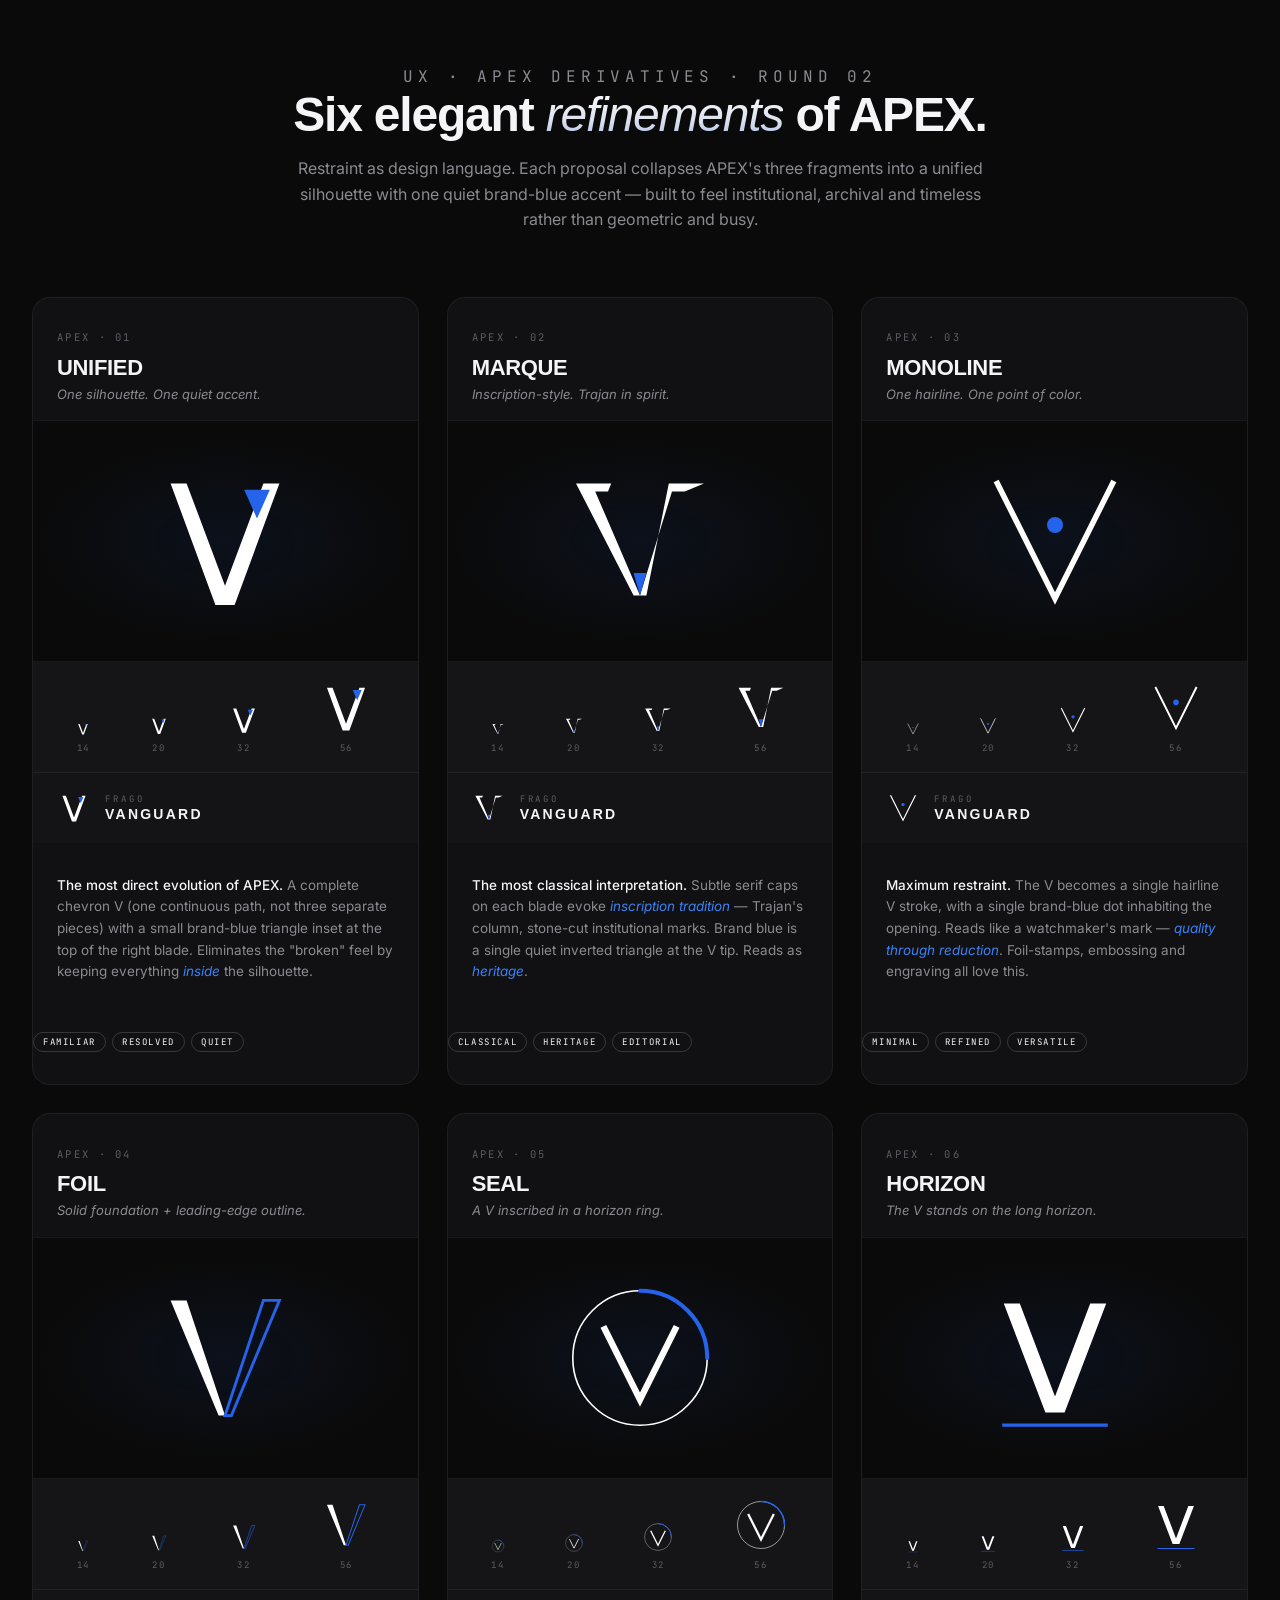
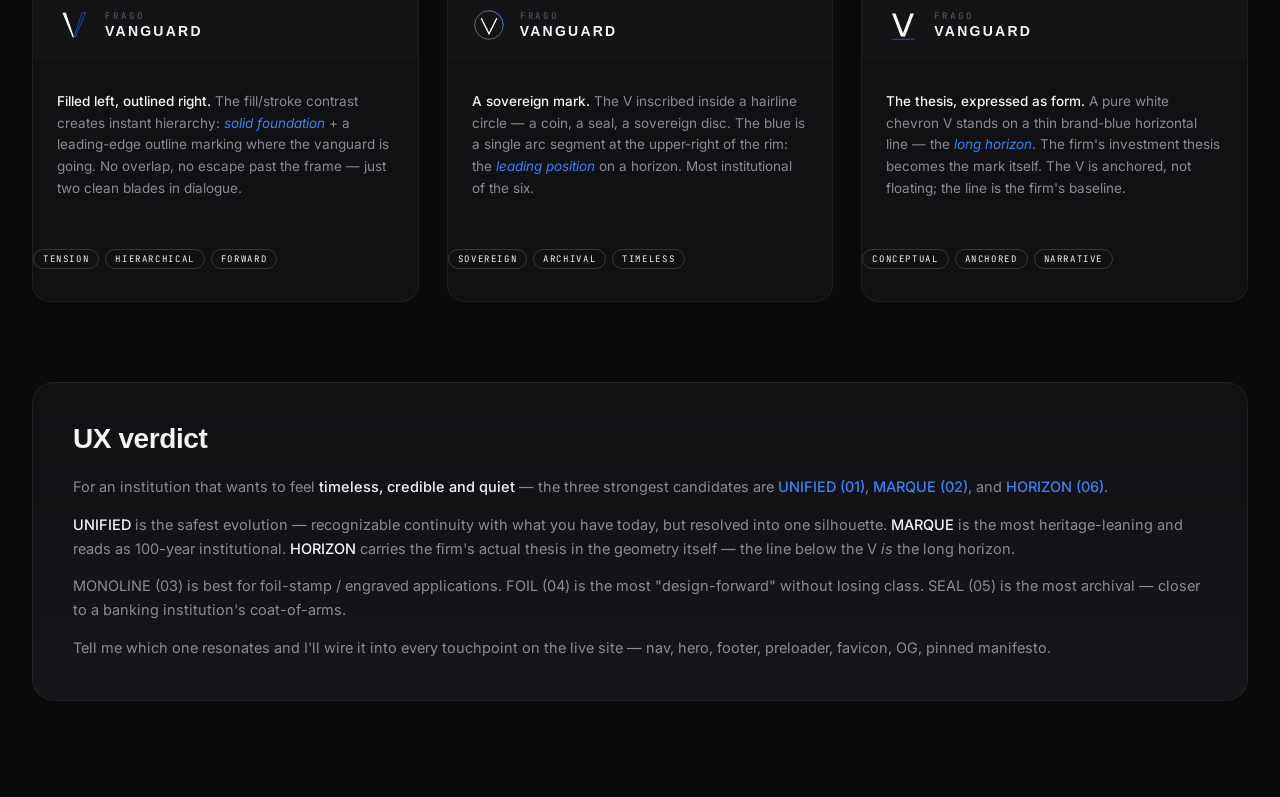
<file: assets/logos/preview.html>
<!doctype html>
<html lang="en">
  <head>
    <meta charset="UTF-8" />
    <meta name="viewport" content="width=device-width, initial-scale=1.0" />
    <title>APEX — 6 elegant derivatives · Frago Vanguard Group</title>
    <link
      href="https://api.fontshare.com/v2/css?f[]=general-sans@400,500,600,700&display=swap"
      rel="stylesheet"
    />
    <link
      href="https://fonts.googleapis.com/css2?family=Inter:wght@300;400;500&family=JetBrains+Mono:wght@400;500&display=swap"
      rel="stylesheet"
    />
    <style>
      :root {
        --bg: #0a0a0a;
        --surface: #111114;
        --surface-2: #16161a;
        --line: rgba(255, 255, 255, 0.06);
        --line-bright: rgba(255, 255, 255, 0.16);
        --brand: #2563eb;
        --brand-soft: #3b82f6;
        --text: #f5f5f7;
        --text-muted: #8a8a90;
        --text-dim: #5c5c63;
      }
      * { box-sizing: border-box; }
      body {
        margin: 0;
        background: var(--bg);
        color: var(--text);
        font-family: "Inter", system-ui, sans-serif;
        padding: 64px 32px 96px;
        min-height: 100vh;
      }
      .container { max-width: 1280px; margin: 0 auto; }
      .head {
        text-align: center;
        max-width: 720px;
        margin: 0 auto 64px;
      }
      .head h1 {
        font-family: "General Sans", sans-serif;
        font-size: 48px;
        font-weight: 600;
        letter-spacing: -0.025em;
        margin: 0 0 16px;
        line-height: 1.05;
      }
      .head h1 em {
        font-style: italic;
        font-weight: 500;
        background: linear-gradient(180deg, #fff 0%, #dde2ed 60%, #8aa6f0 125%);
        -webkit-background-clip: text;
        background-clip: text;
        color: transparent;
      }
      .head p {
        color: var(--text-muted);
        font-size: 16px;
        margin: 0;
        line-height: 1.6;
      }
      .kicker {
        font-family: "JetBrains Mono", monospace;
        font-size: 11px;
        letter-spacing: 0.3em;
        text-transform: uppercase;
        color: var(--brand-soft);
        margin-bottom: 14px;
      }

      .grid {
        display: grid;
        grid-template-columns: 1fr;
        gap: 28px;
      }
      @media (min-width: 720px) {
        .grid { grid-template-columns: 1fr 1fr; }
      }
      @media (min-width: 1100px) {
        .grid { grid-template-columns: 1fr 1fr 1fr; }
      }

      .card {
        background: var(--surface);
        border: 1px solid var(--line);
        border-radius: 18px;
        overflow: hidden;
        display: flex;
        flex-direction: column;
        transition: border-color 280ms ease, transform 380ms cubic-bezier(0.16,1,0.3,1);
      }
      .card:hover {
        border-color: rgba(37, 99, 235, 0.35);
        transform: translateY(-3px);
      }
      .card__head {
        padding: 22px 24px 16px;
        display: flex;
        justify-content: space-between;
        align-items: flex-start;
      }
      .card__num {
        font-family: "JetBrains Mono", monospace;
        font-size: 10.5px;
        letter-spacing: 0.22em;
        color: var(--text-dim);
      }
      .card__name {
        font-family: "General Sans", sans-serif;
        font-weight: 600;
        font-size: 22px;
        letter-spacing: -0.015em;
        margin: 4px 0 4px;
      }
      .card__tagline {
        font-style: italic;
        color: var(--text-muted);
        font-size: 13px;
        margin: 0;
        line-height: 1.5;
      }

      /* Render */
      .render {
        background:
          radial-gradient(ellipse 70% 60% at 50% 50%, rgba(37,99,235,0.08), transparent 70%),
          var(--bg);
        padding: 40px;
        display: grid;
        place-items: center;
        min-height: 240px;
        border-block: 1px solid var(--line);
      }
      .render svg { width: 160px; height: 160px; display: block; }

      /* Scale row */
      .scales {
        display: flex;
        align-items: flex-end;
        justify-content: space-around;
        gap: 12px;
        padding: 18px 20px;
        background: rgba(255,255,255,0.015);
      }
      .scale {
        display: flex;
        flex-direction: column;
        align-items: center;
        gap: 6px;
      }
      .scale svg { display: block; }
      .scale .size {
        font-family: "JetBrains Mono", monospace;
        font-size: 9px;
        letter-spacing: 0.18em;
        color: var(--text-dim);
      }
      .scale--xs svg { width: 14px; height: 14px; }
      .scale--s  svg { width: 20px; height: 20px; }
      .scale--m  svg { width: 32px; height: 32px; }
      .scale--l  svg { width: 56px; height: 56px; }

      /* Lockup */
      .lockup {
        display: flex;
        align-items: center;
        gap: 14px;
        padding: 18px 24px;
        background: rgba(255,255,255,0.01);
        border-top: 1px solid var(--line);
      }
      .lockup svg { width: 34px; height: 34px; flex-shrink: 0; }
      .lockup__text { display: flex; flex-direction: column; line-height: 1; }
      .lockup__top {
        font-family: "JetBrains Mono", monospace;
        font-size: 9px;
        letter-spacing: 0.32em;
        color: var(--text-dim);
      }
      .lockup__main {
        font-family: "General Sans", sans-serif;
        font-weight: 600;
        font-size: 14px;
        letter-spacing: 0.16em;
        margin-top: 3px;
      }

      .rationale {
        padding: 18px 24px 22px;
        color: var(--text-muted);
        font-size: 13.5px;
        line-height: 1.6;
        flex: 1;
      }
      .rationale strong { color: var(--text); font-weight: 500; }
      .rationale em { color: var(--brand-soft); font-style: italic; }
      .traits {
        display: flex;
        flex-wrap: wrap;
        gap: 6px;
        margin-top: 14px;
      }
      .trait {
        font-family: "JetBrains Mono", monospace;
        font-size: 9px;
        letter-spacing: 0.18em;
        padding: 3px 9px;
        border-radius: 999px;
        border: 1px solid var(--line-bright);
        color: var(--text);
        text-transform: uppercase;
      }

      .verdict {
        margin-top: 80px;
        padding: 40px;
        background: linear-gradient(180deg, var(--surface) 0%, var(--surface-2) 100%);
        border: 1px solid var(--line);
        border-radius: 22px;
      }
      .verdict h2 {
        font-family: "General Sans", sans-serif;
        font-size: 28px;
        font-weight: 600;
        margin: 0 0 20px;
        letter-spacing: -0.015em;
      }
      .verdict p {
        color: var(--text-muted);
        font-size: 14.5px;
        line-height: 1.65;
        margin: 0 0 14px;
      }
      .verdict p:last-child { margin-bottom: 0; }
      .verdict strong { color: var(--text); font-weight: 500; }
      .verdict-pick {
        color: var(--brand-soft);
        font-weight: 500;
      }
    </style>
  </head>
  <body>
    <div class="container">
      <header class="head">
        <p class="kicker">UX · APEX DERIVATIVES · ROUND 02</p>
        <h1>Six elegant <em>refinements</em> of APEX.</h1>
        <p>
          Restraint as design language. Each proposal collapses APEX's three
          fragments into a unified silhouette with one quiet brand-blue
          accent — built to feel institutional, archival and timeless
          rather than geometric and busy.
        </p>
      </header>

      <div class="grid">
        <!-- ───────────────── 01 UNIFIED ───────────────── -->
        <article class="card">
          <div class="card__head">
            <div>
              <p class="card__num">APEX · 01</p>
              <h2 class="card__name">UNIFIED</h2>
              <p class="card__tagline">One silhouette. One quiet accent.</p>
            </div>
          </div>
          <div class="render">
            <svg viewBox="0 0 100 100">
              <path d="M 16 14 L 26 14 L 50 78 L 74 14 L 84 14 L 56 90 L 44 90 Z" fill="#fff"/>
              <path d="M 62 18 L 78 18 L 70 36 Z" fill="#2563EB"/>
            </svg>
          </div>
          <div class="scales">
            <div class="scale scale--xs"><svg viewBox="0 0 100 100"><path d="M 16 14 L 26 14 L 50 78 L 74 14 L 84 14 L 56 90 L 44 90 Z" fill="#fff"/><path d="M 62 18 L 78 18 L 70 36 Z" fill="#2563EB"/></svg><span class="size">14</span></div>
            <div class="scale scale--s"><svg viewBox="0 0 100 100"><path d="M 16 14 L 26 14 L 50 78 L 74 14 L 84 14 L 56 90 L 44 90 Z" fill="#fff"/><path d="M 62 18 L 78 18 L 70 36 Z" fill="#2563EB"/></svg><span class="size">20</span></div>
            <div class="scale scale--m"><svg viewBox="0 0 100 100"><path d="M 16 14 L 26 14 L 50 78 L 74 14 L 84 14 L 56 90 L 44 90 Z" fill="#fff"/><path d="M 62 18 L 78 18 L 70 36 Z" fill="#2563EB"/></svg><span class="size">32</span></div>
            <div class="scale scale--l"><svg viewBox="0 0 100 100"><path d="M 16 14 L 26 14 L 50 78 L 74 14 L 84 14 L 56 90 L 44 90 Z" fill="#fff"/><path d="M 62 18 L 78 18 L 70 36 Z" fill="#2563EB"/></svg><span class="size">56</span></div>
          </div>
          <div class="lockup">
            <svg viewBox="0 0 100 100"><path d="M 16 14 L 26 14 L 50 78 L 74 14 L 84 14 L 56 90 L 44 90 Z" fill="#fff"/><path d="M 62 18 L 78 18 L 70 36 Z" fill="#2563EB"/></svg>
            <div class="lockup__text"><span class="lockup__top">FRAGO</span><span class="lockup__main">VANGUARD</span></div>
          </div>
          <p class="rationale">
            <strong>The most direct evolution of APEX.</strong> A complete chevron
            V (one continuous path, not three separate pieces) with a
            small brand-blue triangle inset at the top of the right blade.
            Eliminates the "broken" feel by keeping everything <em>inside</em>
            the silhouette.
            <div class="traits">
              <span class="trait">Familiar</span>
              <span class="trait">Resolved</span>
              <span class="trait">Quiet</span>
            </div>
          </p>
        </article>

        <!-- ───────────────── 02 MARQUE ───────────────── -->
        <article class="card">
          <div class="card__head">
            <div>
              <p class="card__num">APEX · 02</p>
              <h2 class="card__name">MARQUE</h2>
              <p class="card__tagline">Inscription-style. Trajan in spirit.</p>
            </div>
          </div>
          <div class="render">
            <svg viewBox="0 0 100 100">
              <path d="M 10 14 L 32 14 L 30 19 L 22 19 L 50 84 L 46 84 Z" fill="#fff"/>
              <path d="M 68 14 L 90 14 L 78 19 L 70 19 L 50 84 L 54 84 Z" fill="#fff"/>
              <path d="M 46 70 L 54 70 L 50 84 Z" fill="#2563EB"/>
            </svg>
          </div>
          <div class="scales">
            <div class="scale scale--xs"><svg viewBox="0 0 100 100"><path d="M 10 14 L 32 14 L 30 19 L 22 19 L 50 84 L 46 84 Z" fill="#fff"/><path d="M 68 14 L 90 14 L 78 19 L 70 19 L 50 84 L 54 84 Z" fill="#fff"/><path d="M 46 70 L 54 70 L 50 84 Z" fill="#2563EB"/></svg><span class="size">14</span></div>
            <div class="scale scale--s"><svg viewBox="0 0 100 100"><path d="M 10 14 L 32 14 L 30 19 L 22 19 L 50 84 L 46 84 Z" fill="#fff"/><path d="M 68 14 L 90 14 L 78 19 L 70 19 L 50 84 L 54 84 Z" fill="#fff"/><path d="M 46 70 L 54 70 L 50 84 Z" fill="#2563EB"/></svg><span class="size">20</span></div>
            <div class="scale scale--m"><svg viewBox="0 0 100 100"><path d="M 10 14 L 32 14 L 30 19 L 22 19 L 50 84 L 46 84 Z" fill="#fff"/><path d="M 68 14 L 90 14 L 78 19 L 70 19 L 50 84 L 54 84 Z" fill="#fff"/><path d="M 46 70 L 54 70 L 50 84 Z" fill="#2563EB"/></svg><span class="size">32</span></div>
            <div class="scale scale--l"><svg viewBox="0 0 100 100"><path d="M 10 14 L 32 14 L 30 19 L 22 19 L 50 84 L 46 84 Z" fill="#fff"/><path d="M 68 14 L 90 14 L 78 19 L 70 19 L 50 84 L 54 84 Z" fill="#fff"/><path d="M 46 70 L 54 70 L 50 84 Z" fill="#2563EB"/></svg><span class="size">56</span></div>
          </div>
          <div class="lockup">
            <svg viewBox="0 0 100 100"><path d="M 10 14 L 32 14 L 30 19 L 22 19 L 50 84 L 46 84 Z" fill="#fff"/><path d="M 68 14 L 90 14 L 78 19 L 70 19 L 50 84 L 54 84 Z" fill="#fff"/><path d="M 46 70 L 54 70 L 50 84 Z" fill="#2563EB"/></svg>
            <div class="lockup__text"><span class="lockup__top">FRAGO</span><span class="lockup__main">VANGUARD</span></div>
          </div>
          <p class="rationale">
            <strong>The most classical interpretation.</strong> Subtle serif caps
            on each blade evoke <em>inscription tradition</em> — Trajan's column,
            stone-cut institutional marks. Brand blue is a single quiet
            inverted triangle at the V tip. Reads as <em>heritage</em>.
            <div class="traits">
              <span class="trait">Classical</span>
              <span class="trait">Heritage</span>
              <span class="trait">Editorial</span>
            </div>
          </p>
        </article>

        <!-- ───────────────── 03 MONOLINE ───────────────── -->
        <article class="card">
          <div class="card__head">
            <div>
              <p class="card__num">APEX · 03</p>
              <h2 class="card__name">MONOLINE</h2>
              <p class="card__tagline">One hairline. One point of color.</p>
            </div>
          </div>
          <div class="render">
            <svg viewBox="0 0 100 100">
              <path d="M 14 14 L 50 86 L 86 14" stroke="#fff" stroke-width="3.5" stroke-linecap="square" stroke-linejoin="miter" fill="none"/>
              <circle cx="50" cy="40" r="5" fill="#2563EB"/>
            </svg>
          </div>
          <div class="scales">
            <div class="scale scale--xs"><svg viewBox="0 0 100 100"><path d="M 14 14 L 50 86 L 86 14" stroke="#fff" stroke-width="3.5" stroke-linecap="square" stroke-linejoin="miter" fill="none"/><circle cx="50" cy="40" r="5" fill="#2563EB"/></svg><span class="size">14</span></div>
            <div class="scale scale--s"><svg viewBox="0 0 100 100"><path d="M 14 14 L 50 86 L 86 14" stroke="#fff" stroke-width="3.5" stroke-linecap="square" stroke-linejoin="miter" fill="none"/><circle cx="50" cy="40" r="5" fill="#2563EB"/></svg><span class="size">20</span></div>
            <div class="scale scale--m"><svg viewBox="0 0 100 100"><path d="M 14 14 L 50 86 L 86 14" stroke="#fff" stroke-width="3.5" stroke-linecap="square" stroke-linejoin="miter" fill="none"/><circle cx="50" cy="40" r="5" fill="#2563EB"/></svg><span class="size">32</span></div>
            <div class="scale scale--l"><svg viewBox="0 0 100 100"><path d="M 14 14 L 50 86 L 86 14" stroke="#fff" stroke-width="3.5" stroke-linecap="square" stroke-linejoin="miter" fill="none"/><circle cx="50" cy="40" r="5" fill="#2563EB"/></svg><span class="size">56</span></div>
          </div>
          <div class="lockup">
            <svg viewBox="0 0 100 100"><path d="M 14 14 L 50 86 L 86 14" stroke="#fff" stroke-width="3.5" stroke-linecap="square" stroke-linejoin="miter" fill="none"/><circle cx="50" cy="40" r="5" fill="#2563EB"/></svg>
            <div class="lockup__text"><span class="lockup__top">FRAGO</span><span class="lockup__main">VANGUARD</span></div>
          </div>
          <p class="rationale">
            <strong>Maximum restraint.</strong> The V becomes a single hairline V
            stroke, with a single brand-blue dot inhabiting the opening.
            Reads like a watchmaker's mark — <em>quality through reduction</em>.
            Foil-stamps, embossing and engraving all love this.
            <div class="traits">
              <span class="trait">Minimal</span>
              <span class="trait">Refined</span>
              <span class="trait">Versatile</span>
            </div>
          </p>
        </article>

        <!-- ───────────────── 04 FOIL ───────────────── -->
        <article class="card">
          <div class="card__head">
            <div>
              <p class="card__num">APEX · 04</p>
              <h2 class="card__name">FOIL</h2>
              <p class="card__tagline">Solid foundation + leading-edge outline.</p>
            </div>
          </div>
          <div class="render">
            <svg viewBox="0 0 100 100">
              <path d="M 16 14 L 26 14 L 50 86 L 46 86 Z" fill="#fff"/>
              <path d="M 84 14 L 74 14 L 50 86 L 54 86 Z" fill="none" stroke="#2563EB" stroke-width="1.8" stroke-linejoin="miter"/>
            </svg>
          </div>
          <div class="scales">
            <div class="scale scale--xs"><svg viewBox="0 0 100 100"><path d="M 16 14 L 26 14 L 50 86 L 46 86 Z" fill="#fff"/><path d="M 84 14 L 74 14 L 50 86 L 54 86 Z" fill="none" stroke="#2563EB" stroke-width="1.8" stroke-linejoin="miter"/></svg><span class="size">14</span></div>
            <div class="scale scale--s"><svg viewBox="0 0 100 100"><path d="M 16 14 L 26 14 L 50 86 L 46 86 Z" fill="#fff"/><path d="M 84 14 L 74 14 L 50 86 L 54 86 Z" fill="none" stroke="#2563EB" stroke-width="1.8" stroke-linejoin="miter"/></svg><span class="size">20</span></div>
            <div class="scale scale--m"><svg viewBox="0 0 100 100"><path d="M 16 14 L 26 14 L 50 86 L 46 86 Z" fill="#fff"/><path d="M 84 14 L 74 14 L 50 86 L 54 86 Z" fill="none" stroke="#2563EB" stroke-width="1.8" stroke-linejoin="miter"/></svg><span class="size">32</span></div>
            <div class="scale scale--l"><svg viewBox="0 0 100 100"><path d="M 16 14 L 26 14 L 50 86 L 46 86 Z" fill="#fff"/><path d="M 84 14 L 74 14 L 50 86 L 54 86 Z" fill="none" stroke="#2563EB" stroke-width="1.8" stroke-linejoin="miter"/></svg><span class="size">56</span></div>
          </div>
          <div class="lockup">
            <svg viewBox="0 0 100 100"><path d="M 16 14 L 26 14 L 50 86 L 46 86 Z" fill="#fff"/><path d="M 84 14 L 74 14 L 50 86 L 54 86 Z" fill="none" stroke="#2563EB" stroke-width="1.8" stroke-linejoin="miter"/></svg>
            <div class="lockup__text"><span class="lockup__top">FRAGO</span><span class="lockup__main">VANGUARD</span></div>
          </div>
          <p class="rationale">
            <strong>Filled left, outlined right.</strong> The fill/stroke contrast
            creates instant hierarchy: <em>solid foundation</em> + a
            leading-edge outline marking where the vanguard is going.
            No overlap, no escape past the frame — just two clean blades
            in dialogue.
            <div class="traits">
              <span class="trait">Tension</span>
              <span class="trait">Hierarchical</span>
              <span class="trait">Forward</span>
            </div>
          </p>
        </article>

        <!-- ───────────────── 05 SEAL ───────────────── -->
        <article class="card">
          <div class="card__head">
            <div>
              <p class="card__num">APEX · 05</p>
              <h2 class="card__name">SEAL</h2>
              <p class="card__tagline">A V inscribed in a horizon ring.</p>
            </div>
          </div>
          <div class="render">
            <svg viewBox="0 0 100 100">
              <circle cx="50" cy="50" r="42" fill="none" stroke="#fff" stroke-width="1"/>
              <path d="M 50 8 A 42 42 0 0 1 92 50" fill="none" stroke="#2563EB" stroke-width="2.5" stroke-linecap="round"/>
              <path d="M 28 32 L 50 76 L 72 32" fill="none" stroke="#fff" stroke-width="4" stroke-linecap="square" stroke-linejoin="miter"/>
            </svg>
          </div>
          <div class="scales">
            <div class="scale scale--xs"><svg viewBox="0 0 100 100"><circle cx="50" cy="50" r="42" fill="none" stroke="#fff" stroke-width="1"/><path d="M 50 8 A 42 42 0 0 1 92 50" fill="none" stroke="#2563EB" stroke-width="2.5" stroke-linecap="round"/><path d="M 28 32 L 50 76 L 72 32" fill="none" stroke="#fff" stroke-width="4" stroke-linecap="square" stroke-linejoin="miter"/></svg><span class="size">14</span></div>
            <div class="scale scale--s"><svg viewBox="0 0 100 100"><circle cx="50" cy="50" r="42" fill="none" stroke="#fff" stroke-width="1"/><path d="M 50 8 A 42 42 0 0 1 92 50" fill="none" stroke="#2563EB" stroke-width="2.5" stroke-linecap="round"/><path d="M 28 32 L 50 76 L 72 32" fill="none" stroke="#fff" stroke-width="4" stroke-linecap="square" stroke-linejoin="miter"/></svg><span class="size">20</span></div>
            <div class="scale scale--m"><svg viewBox="0 0 100 100"><circle cx="50" cy="50" r="42" fill="none" stroke="#fff" stroke-width="1"/><path d="M 50 8 A 42 42 0 0 1 92 50" fill="none" stroke="#2563EB" stroke-width="2.5" stroke-linecap="round"/><path d="M 28 32 L 50 76 L 72 32" fill="none" stroke="#fff" stroke-width="4" stroke-linecap="square" stroke-linejoin="miter"/></svg><span class="size">32</span></div>
            <div class="scale scale--l"><svg viewBox="0 0 100 100"><circle cx="50" cy="50" r="42" fill="none" stroke="#fff" stroke-width="1"/><path d="M 50 8 A 42 42 0 0 1 92 50" fill="none" stroke="#2563EB" stroke-width="2.5" stroke-linecap="round"/><path d="M 28 32 L 50 76 L 72 32" fill="none" stroke="#fff" stroke-width="4" stroke-linecap="square" stroke-linejoin="miter"/></svg><span class="size">56</span></div>
          </div>
          <div class="lockup">
            <svg viewBox="0 0 100 100"><circle cx="50" cy="50" r="42" fill="none" stroke="#fff" stroke-width="1"/><path d="M 50 8 A 42 42 0 0 1 92 50" fill="none" stroke="#2563EB" stroke-width="2.5" stroke-linecap="round"/><path d="M 28 32 L 50 76 L 72 32" fill="none" stroke="#fff" stroke-width="4" stroke-linecap="square" stroke-linejoin="miter"/></svg>
            <div class="lockup__text"><span class="lockup__top">FRAGO</span><span class="lockup__main">VANGUARD</span></div>
          </div>
          <p class="rationale">
            <strong>A sovereign mark.</strong> The V inscribed inside a hairline
            circle — a coin, a seal, a sovereign disc. The blue is a
            single arc segment at the upper-right of the rim: the
            <em>leading position</em> on a horizon. Most institutional
            of the six.
            <div class="traits">
              <span class="trait">Sovereign</span>
              <span class="trait">Archival</span>
              <span class="trait">Timeless</span>
            </div>
          </p>
        </article>

        <!-- ───────────────── 06 HORIZON ───────────────── -->
        <article class="card">
          <div class="card__head">
            <div>
              <p class="card__num">APEX · 06</p>
              <h2 class="card__name">HORIZON</h2>
              <p class="card__tagline">The V stands on the long horizon.</p>
            </div>
          </div>
          <div class="render">
            <svg viewBox="0 0 100 100">
              <path d="M 18 16 L 28 16 L 50 74 L 72 16 L 82 16 L 56 84 L 44 84 Z" fill="#fff"/>
              <line x1="18" y1="92" x2="82" y2="92" stroke="#2563EB" stroke-width="2" stroke-linecap="square"/>
            </svg>
          </div>
          <div class="scales">
            <div class="scale scale--xs"><svg viewBox="0 0 100 100"><path d="M 18 16 L 28 16 L 50 74 L 72 16 L 82 16 L 56 84 L 44 84 Z" fill="#fff"/><line x1="18" y1="92" x2="82" y2="92" stroke="#2563EB" stroke-width="2" stroke-linecap="square"/></svg><span class="size">14</span></div>
            <div class="scale scale--s"><svg viewBox="0 0 100 100"><path d="M 18 16 L 28 16 L 50 74 L 72 16 L 82 16 L 56 84 L 44 84 Z" fill="#fff"/><line x1="18" y1="92" x2="82" y2="92" stroke="#2563EB" stroke-width="2" stroke-linecap="square"/></svg><span class="size">20</span></div>
            <div class="scale scale--m"><svg viewBox="0 0 100 100"><path d="M 18 16 L 28 16 L 50 74 L 72 16 L 82 16 L 56 84 L 44 84 Z" fill="#fff"/><line x1="18" y1="92" x2="82" y2="92" stroke="#2563EB" stroke-width="2" stroke-linecap="square"/></svg><span class="size">32</span></div>
            <div class="scale scale--l"><svg viewBox="0 0 100 100"><path d="M 18 16 L 28 16 L 50 74 L 72 16 L 82 16 L 56 84 L 44 84 Z" fill="#fff"/><line x1="18" y1="92" x2="82" y2="92" stroke="#2563EB" stroke-width="2" stroke-linecap="square"/></svg><span class="size">56</span></div>
          </div>
          <div class="lockup">
            <svg viewBox="0 0 100 100"><path d="M 18 16 L 28 16 L 50 74 L 72 16 L 82 16 L 56 84 L 44 84 Z" fill="#fff"/><line x1="18" y1="92" x2="82" y2="92" stroke="#2563EB" stroke-width="2" stroke-linecap="square"/></svg>
            <div class="lockup__text"><span class="lockup__top">FRAGO</span><span class="lockup__main">VANGUARD</span></div>
          </div>
          <p class="rationale">
            <strong>The thesis, expressed as form.</strong> A pure white chevron V
            stands on a thin brand-blue horizontal line — the
            <em>long horizon</em>. The firm's investment thesis becomes
            the mark itself. The V is anchored, not floating; the line
            is the firm's baseline.
            <div class="traits">
              <span class="trait">Conceptual</span>
              <span class="trait">Anchored</span>
              <span class="trait">Narrative</span>
            </div>
          </p>
        </article>
      </div>

      <div class="verdict">
        <h2>UX verdict</h2>
        <p>
          For an institution that wants to feel <strong>timeless,
          credible and quiet</strong> — the three strongest candidates are
          <span class="verdict-pick">UNIFIED (01)</span>,
          <span class="verdict-pick">MARQUE (02)</span>, and
          <span class="verdict-pick">HORIZON (06)</span>.
        </p>
        <p>
          <strong>UNIFIED</strong> is the safest evolution — recognizable
          continuity with what you have today, but resolved into one
          silhouette. <strong>MARQUE</strong> is the most heritage-leaning
          and reads as 100-year institutional. <strong>HORIZON</strong>
          carries the firm's actual thesis in the geometry itself — the
          line below the V <em>is</em> the long horizon.
        </p>
        <p>
          MONOLINE (03) is best for foil-stamp / engraved applications.
          FOIL (04) is the most "design-forward" without losing class.
          SEAL (05) is the most archival — closer to a banking
          institution's coat-of-arms.
        </p>
        <p>
          Tell me which one resonates and I'll wire it into every
          touchpoint on the live site — nav, hero, footer, preloader,
          favicon, OG, pinned manifesto.
        </p>
      </div>
    </div>
  </body>
</html>
</file>
<file: styles/main.css>
/* ============================================================
   FRAGO VANGUARD GROUP — DESIGN SYSTEM
   Style: Luxury Minimalism · Futuristic Corporate · Cinematic Dark
   ============================================================ */

/* ───── Design Tokens ───── */
:root {
  /* Surfaces */
  --bg: #0a0a0a;
  --bg-elev-1: #0f0f10;
  --bg-elev-2: #141416;
  --bg-elev-3: #1a1a1d;

  /* Lines & glass */
  --line: rgba(255, 255, 255, 0.06);
  --line-bright: rgba(255, 255, 255, 0.12);
  --glass: rgba(20, 20, 22, 0.55);
  --glass-strong: rgba(15, 15, 16, 0.75);

  /* Brand */
  --brand: #2563eb;
  --brand-strong: #1d4ed8;
  --brand-soft: #3b82f6;
  --brand-glow: rgba(37, 99, 235, 0.55);
  --brand-glow-soft: rgba(37, 99, 235, 0.18);

  /* Text */
  --text-primary: #f5f5f7;
  --text-secondary: #c7c7cc;
  --text-tertiary: #8a8a90;
  --text-muted: #5c5c63;
  --silver: linear-gradient(180deg, #ffffff 0%, #b8b8c2 60%, #6c6c75 100%);

  /* Type scale — system fallbacks render instantly while web fonts load */
  --font-display: "General Sans", "Satoshi", -apple-system, BlinkMacSystemFont,
    "Segoe UI", "Helvetica Neue", Arial, sans-serif;
  --font-display-alt: "Satoshi", "General Sans", -apple-system, BlinkMacSystemFont,
    "Segoe UI", sans-serif;
  --font-body: "Inter", -apple-system, BlinkMacSystemFont, "Segoe UI",
    "Helvetica Neue", Arial, sans-serif;
  --font-mono: "JetBrains Mono", ui-monospace, "SF Mono", Menlo, Consolas, monospace;

  /* Spacing rhythm (8pt) */
  --space-1: 4px;
  --space-2: 8px;
  --space-3: 12px;
  --space-4: 16px;
  --space-5: 24px;
  --space-6: 32px;
  --space-7: 48px;
  --space-8: 64px;
  --space-9: 96px;
  --space-10: 128px;
  --space-11: 160px;

  /* Layout */
  --container: 1440px;
  --gutter: clamp(20px, 4vw, 48px);
  --radius-sm: 8px;
  --radius-md: 14px;
  --radius-lg: 22px;
  --radius-xl: 28px;

  /* Motion */
  --ease-out-expo: cubic-bezier(0.16, 1, 0.3, 1);
  --ease-out-quart: cubic-bezier(0.25, 1, 0.5, 1);
  --ease-spring: cubic-bezier(0.34, 1.56, 0.64, 1);
  --t-fast: 180ms;
  --t-base: 260ms;
  --t-slow: 480ms;
  --t-cine: 900ms;
}

/* ============================================================
   CURSOR TRAIL — particles fading behind the pointer (Linear/Arc)
   Canvas injected by JS, sits just below the custom cursor.
   ============================================================ */
.cursor-trail {
  position: fixed;
  inset: 0;
  pointer-events: none;
  z-index: 8500;
  mix-blend-mode: screen;
}
@media (pointer: coarse) { .cursor-trail { display: none; } }

/* ============================================================
   SECTION PROGRESS RAIL (left side, fixed)
   ============================================================ */
.rail {
  position: fixed;
  left: 16px;
  top: 50%;
  transform: translateY(-50%);
  z-index: 50;
  pointer-events: none;
  /* Reveal after first interaction; hidden until JS unlocks */
  opacity: 0;
  transition: opacity 600ms var(--ease-out-expo);
}
.rail.is-ready { opacity: 1; }
.rail__list {
  position: relative;
  list-style: none;
  margin: 0;
  padding: 16px 8px;
  display: flex;
  flex-direction: column;
  gap: 14px;
  background: rgba(15, 15, 16, 0.55);
  border: 1px solid var(--line);
  border-radius: 999px;
  backdrop-filter: blur(20px) saturate(140%);
  -webkit-backdrop-filter: blur(20px) saturate(140%);
  pointer-events: auto;
  box-shadow:
    0 20px 50px -20px rgba(0, 0, 0, 0.6),
    inset 0 1px 0 rgba(255, 255, 255, 0.04);
}
/* Connecting line behind the dots */
.rail__list::before {
  content: "";
  position: absolute;
  left: 50%;
  top: 22px;
  bottom: 22px;
  width: 1px;
  background: var(--line);
  transform: translateX(-50%);
  pointer-events: none;
}
/* Progress fill — height tied to --rail-progress (set by JS, 0–100%) */
.rail__list::after {
  content: "";
  position: absolute;
  left: 50%;
  top: 22px;
  width: 1px;
  height: var(--rail-progress, 0%);
  max-height: calc(100% - 44px);
  background: linear-gradient(180deg, rgba(37, 99, 235, 0) 0%, var(--brand) 100%);
  box-shadow: 0 0 8px var(--brand-glow);
  transform: translateX(-50%);
  transition: height 200ms var(--ease-out-quart);
  pointer-events: none;
}
.rail__item {
  position: relative;
  list-style: none;
}
.rail__link {
  position: relative;
  display: flex;
  align-items: center;
  justify-content: center;
  width: 20px;
  height: 20px;
  text-decoration: none;
  color: inherit;
}
/* Expand hit area (~34×34) without expanding visual size */
.rail__link::before {
  content: "";
  position: absolute;
  inset: -7px;
  z-index: 1;
}
.rail__node {
  width: 6px;
  height: 6px;
  border-radius: 50%;
  background: var(--text-muted);
  transition:
    transform 380ms var(--ease-spring),
    background 240ms ease,
    box-shadow 240ms ease;
  position: relative;
  z-index: 2;
}
.rail__link:hover .rail__node {
  background: var(--text-secondary);
  transform: scale(1.4);
}
.rail__link.is-active .rail__node {
  background: var(--brand);
  box-shadow:
    0 0 0 4px rgba(37, 99, 235, 0.18),
    0 0 14px var(--brand-glow);
  transform: scale(1.6);
}
/* Caption pops out to the right */
.rail__caption {
  position: absolute;
  top: 50%;
  left: 100%;
  margin-left: 18px;
  transform: translateY(-50%) translateX(-8px);
  display: inline-flex;
  align-items: center;
  gap: 10px;
  padding: 6px 12px 6px 12px;
  border-radius: 999px;
  background: rgba(15, 15, 16, 0.85);
  border: 1px solid var(--line);
  backdrop-filter: blur(14px);
  -webkit-backdrop-filter: blur(14px);
  font-family: var(--font-mono);
  font-size: 10.5px;
  letter-spacing: 0.22em;
  text-transform: uppercase;
  white-space: nowrap;
  opacity: 0;
  pointer-events: none;
  transition:
    opacity 280ms var(--ease-out-quart),
    transform 380ms var(--ease-out-expo);
}
.rail__caption-num { color: var(--text-muted); }
.rail__caption-text { color: var(--text-primary); }
.rail__caption::before {
  content: "";
  position: absolute;
  right: 100%;
  top: 50%;
  width: 14px;
  height: 1px;
  background: var(--line-bright);
  transform: translateY(-50%);
}
.rail__link:hover .rail__caption,
.rail__link.is-active .rail__caption {
  opacity: 1;
  transform: translateY(-50%) translateX(0);
}
.rail__link.is-active .rail__caption {
  border-color: rgba(37, 99, 235, 0.5);
  background: rgba(20, 26, 50, 0.85);
}
.rail__link.is-active .rail__caption-num {
  color: var(--brand-soft);
}
/* Only show rail on viewports where it fits without competing with content.
   Below ~1280px the section gutter (48px) leaves no clearance for the pill. */
@media (max-width: 1280px) { .rail { display: none; } }

/* ============================================================
   EXPLORE MODAL — business units popup with brand-color ambient
   On hover of each card, the modal backdrop tints in that brand's
   characteristic color (Nexus green, Momentum magenta, FFG gold).
   ============================================================ */
/* Register the ambient color as a color-typed custom property so
   transitions interpolate it smoothly (otherwise hovering between
   cards would snap the color). */
@property --explore-ambient-c {
  syntax: "<color>";
  initial-value: rgba(0, 0, 0, 0);
  inherits: true;
}
.explore {
  position: fixed;
  inset: 0;
  z-index: 1000;
  display: grid;
  place-items: center;
  visibility: hidden;
  opacity: 0;
  pointer-events: none;
  transition:
    opacity 380ms var(--ease-out-quart),
    visibility 0s linear 380ms;
}
.explore.is-open {
  visibility: visible;
  opacity: 1;
  pointer-events: auto;
  transition:
    opacity 480ms var(--ease-out-expo),
    visibility 0s linear 0s;
}
.explore__backdrop {
  position: absolute;
  inset: 0;
  background: rgba(5, 5, 6, 0.78);
  backdrop-filter: blur(24px) saturate(140%);
  -webkit-backdrop-filter: blur(24px) saturate(140%);
}
/* Ambient color layer — picks up --explore-ambient-c set by JS on hover.
   Softly washes the whole backdrop in the active brand color.
   The @property declaration above makes the color interpolate smoothly
   so moving between cards crossfades instead of snapping. */
.explore__ambient {
  position: absolute;
  inset: 0;
  background:
    radial-gradient(
      ellipse 60% 50% at 20% 20%,
      var(--explore-ambient-c) 0%,
      transparent 60%
    ),
    radial-gradient(
      ellipse 50% 60% at 80% 80%,
      var(--explore-ambient-c) 0%,
      transparent 55%
    );
  opacity: 0;
  transition:
    opacity 600ms var(--ease-out-expo),
    --explore-ambient-c 480ms var(--ease-out-quart);
  pointer-events: none;
  mix-blend-mode: screen;
}
.explore[data-ambient-on] .explore__ambient { opacity: 0.7; }

.explore__panel {
  position: relative;
  width: min(1180px, calc(100vw - 48px));
  max-height: calc(100vh - 48px);
  overflow: auto;
  padding: clamp(36px, 5vw, 64px);
  border-radius: var(--radius-xl);
  background: rgba(15, 15, 17, 0.6);
  border: 1px solid var(--line);
  backdrop-filter: blur(28px) saturate(150%);
  -webkit-backdrop-filter: blur(28px) saturate(150%);
  box-shadow:
    0 60px 120px -30px rgba(0, 0, 0, 0.6),
    inset 0 1px 0 rgba(255, 255, 255, 0.05);
  transform: scale(0.96) translateY(20px);
  transition: transform 600ms var(--ease-out-expo);
}
.explore.is-open .explore__panel {
  transform: scale(1) translateY(0);
}

.explore__close {
  position: absolute;
  top: 20px;
  right: 20px;
  width: 40px;
  height: 40px;
  border-radius: 50%;
  border: 1px solid var(--line-bright);
  background: var(--glass);
  color: var(--text-secondary);
  display: grid;
  place-items: center;
  cursor: pointer;
  transition:
    background var(--t-base),
    border-color var(--t-base),
    color var(--t-base),
    transform var(--t-base) var(--ease-spring);
  z-index: 2;
}
.explore__close svg { width: 18px; height: 18px; }
.explore__close:hover {
  background: rgba(255, 255, 255, 0.06);
  border-color: var(--brand);
  color: #fff;
  transform: rotate(90deg);
}

.explore__head {
  text-align: center;
  max-width: 720px;
  margin: 0 auto clamp(32px, 4vw, 56px);
}
.explore__kicker {
  font-family: var(--font-mono);
  font-size: 11px;
  letter-spacing: 0.32em;
  color: var(--brand-soft);
  margin: 0 0 14px;
  text-transform: uppercase;
}
.explore__title {
  font-family: var(--font-display);
  font-weight: 600;
  font-size: clamp(36px, 4.6vw, 64px);
  line-height: 1.04;
  letter-spacing: -0.025em;
  color: var(--text-primary);
  margin: 0 0 16px;
  text-wrap: balance;
}
.explore__title em {
  font-style: italic;
  font-weight: 400;
  background: linear-gradient(180deg, #ffffff 0%, #dde2ed 55%, #8aa6f0 125%);
  -webkit-background-clip: text;
  background-clip: text;
  color: transparent;
  padding: 0 0.05em 0.02em 0;
  margin: 0 -0.05em 0 0;
}
.explore__sub {
  font-size: 15px;
  line-height: 1.6;
  color: var(--text-tertiary);
  margin: 0;
}

.explore__grid {
  display: grid;
  grid-template-columns: repeat(3, 1fr);
  gap: 18px;
  margin: 0;
}
@media (max-width: 900px) {
  .explore__grid { grid-template-columns: 1fr; }
}

/* ──────  Per-card brand-color theming  ──────
   Each card sets --brand-c, --brand-c-soft, --brand-c-glow inline.
   Hover swaps the card's borders, glows and CTA color to its brand color. */
.explore__card {
  position: relative;
  display: flex;
  flex-direction: column;
  gap: 20px;
  padding: clamp(24px, 2.4vw, 32px);
  border-radius: var(--radius-lg);
  border: 1px solid var(--line);
  background: rgba(20, 20, 22, 0.55);
  text-decoration: none;
  color: inherit;
  overflow: hidden;
  transition:
    border-color 360ms var(--ease-out-quart),
    background 360ms var(--ease-out-quart),
    transform 600ms var(--ease-out-expo),
    box-shadow 360ms var(--ease-out-quart);
  isolation: isolate;
}
.explore__card::before {
  /* Subtle radial wash that fades in on hover, using the brand color */
  content: "";
  position: absolute;
  inset: 0;
  background: radial-gradient(
    circle at 50% 0%,
    var(--brand-c-glow) 0%,
    transparent 65%
  );
  opacity: 0;
  transition: opacity 480ms var(--ease-out-expo);
  pointer-events: none;
  z-index: -1;
}
.explore__card:hover,
.explore__card:focus-visible {
  border-color: var(--brand-c);
  background: rgba(22, 22, 25, 0.75);
  transform: translateY(-4px);
  box-shadow:
    0 24px 48px -20px var(--brand-c-glow),
    inset 0 1px 0 rgba(255, 255, 255, 0.05);
  outline: none;
}
.explore__card:hover::before,
.explore__card:focus-visible::before {
  opacity: 1;
}

.explore__card-logo {
  width: 56px;
  height: 56px;
  display: grid;
  place-items: center;
  border-radius: 14px;
  border: 1px solid var(--line);
  background: rgba(255, 255, 255, 0.02);
  color: var(--text-secondary);
  transition:
    color 360ms,
    border-color 360ms,
    box-shadow 360ms,
    background 360ms;
}
.explore__card-logo svg { width: 100%; height: 100%; padding: 6px; }
.explore__card:hover .explore__card-logo,
.explore__card:focus-visible .explore__card-logo {
  color: var(--brand-c);
  border-color: var(--brand-c);
  background: var(--brand-c-glow);
  box-shadow: 0 0 24px var(--brand-c-glow);
}

.explore__card-meta { display: flex; flex-direction: column; gap: 10px; flex: 1; }
.explore__card-eyebrow {
  font-family: var(--font-mono);
  font-size: 10.5px;
  letter-spacing: 0.24em;
  color: var(--text-muted);
  margin: 0;
  text-transform: uppercase;
  transition: color 360ms;
}
.explore__card:hover .explore__card-eyebrow,
.explore__card:focus-visible .explore__card-eyebrow {
  color: var(--brand-c-soft);
}
.explore__card-name {
  font-family: var(--font-display);
  font-weight: 500;
  font-size: 22px;
  line-height: 1.15;
  letter-spacing: -0.015em;
  color: var(--text-primary);
  margin: 0;
}
.explore__card-name strong {
  font-weight: 600;
  display: block;
}
.explore__card-desc {
  font-size: 13.5px;
  line-height: 1.55;
  color: var(--text-tertiary);
  margin: 0;
  flex: 1;
}
.explore__card-cta {
  display: inline-flex;
  align-items: center;
  gap: 8px;
  font-size: 13px;
  font-weight: 500;
  color: var(--text-secondary);
  margin-top: 4px;
  transition: color 360ms, gap 360ms var(--ease-out-quart);
}
.explore__card-cta svg {
  width: 14px;
  height: 14px;
  transition: transform 360ms var(--ease-out-quart);
}
.explore__card:hover .explore__card-cta,
.explore__card:focus-visible .explore__card-cta {
  color: var(--brand-c-soft);
  gap: 12px;
}
.explore__card:hover .explore__card-cta svg,
.explore__card:focus-visible .explore__card-cta svg {
  transform: translateX(3px);
}
.explore__card-corner {
  position: absolute;
  top: 0;
  right: 0;
  width: 40px;
  height: 40px;
  background: linear-gradient(
    225deg,
    var(--brand-c) 0%,
    var(--brand-c) 40%,
    transparent 41%
  );
  opacity: 0;
  transition: opacity 480ms var(--ease-out-expo);
}
.explore__card:hover .explore__card-corner,
.explore__card:focus-visible .explore__card-corner {
  opacity: 0.85;
}

.explore__foot {
  margin-top: clamp(32px, 4vw, 48px);
  display: grid;
  grid-template-columns: 1fr auto 1fr;
  align-items: center;
  gap: clamp(16px, 3vw, 32px);
}
.explore__foot-rule {
  height: 1px;
  background: linear-gradient(90deg, transparent, var(--line-bright), transparent);
}
.explore__foot-meta {
  display: inline-flex;
  align-items: center;
  gap: 14px;
  font-family: var(--font-mono);
  font-size: 11px;
  letter-spacing: 0.28em;
  color: var(--text-tertiary);
  text-transform: uppercase;
  white-space: nowrap;
}
.explore__foot-dot {
  width: 3px;
  height: 3px;
  border-radius: 50%;
  background: var(--brand);
}

/* Scroll lock — when modal is open, body should not scroll */
body.explore-open { overflow: hidden; }

/* Mobile: tighter padding, no scale-in for performance */
@media (max-width: 600px) {
  .explore__panel { padding: 28px 20px; }
  .explore__close { top: 12px; right: 12px; }
}

/* ============================================================
   LOCALE SWITCHER — floating bottom-right pill
   ============================================================ */
.locale {
  position: fixed;
  bottom: 20px;
  right: 20px;
  z-index: 90;
  display: inline-flex;
  align-items: center;
  gap: 2px;
  padding: 6px 10px;
  border-radius: 999px;
  background: rgba(15, 15, 16, 0.78);
  border: 1px solid var(--line-bright);
  backdrop-filter: blur(20px) saturate(140%);
  -webkit-backdrop-filter: blur(20px) saturate(140%);
  font-family: var(--font-mono);
  font-size: 10.5px;
  letter-spacing: 0.24em;
  box-shadow: 0 16px 32px -16px rgba(0, 0, 0, 0.6);
}
.locale__btn {
  background: none;
  border: 0;
  padding: 4px 8px;
  color: var(--text-muted);
  cursor: pointer;
  font: inherit;
  letter-spacing: inherit;
  border-radius: 999px;
  transition:
    color 280ms ease,
    background 280ms ease;
}
.locale__btn[aria-pressed="true"] {
  color: #fff;
  background: rgba(255, 255, 255, 0.04);
}
.locale__btn:hover:not([aria-pressed="true"]) { color: var(--text-secondary); }
.locale__sep { color: var(--text-muted); padding: 0 2px; }
@media (max-width: 600px) {
  .locale { bottom: 14px; right: 14px; padding: 4px 8px; }
}

/* ============================================================
   CUSTOM MAGNETIC CURSOR
   ============================================================ */
.cursor {
  position: fixed;
  top: 0;
  left: 0;
  width: 28px;
  height: 28px;
  border: 1px solid rgba(255, 255, 255, 0.7);
  border-radius: 50%;
  pointer-events: none;
  z-index: 9000;
  transform: translate(-50%, -50%);
  mix-blend-mode: difference;
  transition:
    width 360ms var(--ease-out-expo),
    height 360ms var(--ease-out-expo),
    border-color 240ms ease,
    background 240ms ease,
    opacity 200ms ease;
  opacity: 0;
  will-change: transform, width, height;
}
.cursor::after {
  content: "";
  position: absolute;
  inset: 0;
  margin: auto;
  width: 4px;
  height: 4px;
  border-radius: 50%;
  background: #fff;
  transition: transform 240ms var(--ease-out-expo);
}
.cursor.is-ready { opacity: 1; }
.cursor.is-link {
  width: 56px;
  height: 56px;
  border-color: rgba(255, 255, 255, 0.95);
  background: rgba(255, 255, 255, 0.05);
}
.cursor.is-link::after { transform: scale(0); }
.cursor.is-button {
  width: 80px;
  height: 80px;
  border-color: var(--brand-soft);
  background: rgba(37, 99, 235, 0.12);
}
.cursor.is-button::after { transform: scale(0); }
.cursor.is-text {
  width: 4px;
  height: 28px;
  border-radius: 2px;
  border-color: transparent;
  background: #fff;
}
.cursor.is-text::after { display: none; }
.cursor__label {
  position: absolute;
  top: 50%;
  left: 50%;
  transform: translate(-50%, -50%) scale(0.8);
  font-family: var(--font-mono);
  font-size: 9px;
  letter-spacing: 0.22em;
  text-transform: uppercase;
  color: #fff;
  white-space: nowrap;
  opacity: 0;
  transition: opacity 240ms, transform 240ms var(--ease-out-expo);
  pointer-events: none;
}
.cursor.is-button .cursor__label {
  opacity: 1;
  transform: translate(-50%, -50%) scale(1);
}
@media (pointer: coarse) { .cursor { display: none; } }
html.has-custom-cursor,
html.has-custom-cursor a,
html.has-custom-cursor button,
html.has-custom-cursor [data-magnetic] { cursor: none; }

/* ============================================================
   MAGNETIC BUTTONS
   ============================================================ */
[data-magnetic] {
  position: relative;
  transition:
    transform 600ms var(--ease-out-expo),
    box-shadow var(--t-base);
  will-change: transform;
}
[data-magnetic] > * {
  display: inline-flex;
  align-items: center;
  gap: inherit;
  transition: transform 600ms var(--ease-out-expo);
  pointer-events: none;
  will-change: transform;
}

/* ============================================================
   CHARACTER REVEAL — hero title
   ============================================================ */
.char-mask {
  display: inline-block;
  overflow: hidden;
  vertical-align: baseline;
  /* Extra-generous clip box so no character is ever cut:
     - top: 0.4em — ascenders / italic tops at tight line-height
     - bottom: 0.4em — descenders (g, j, p, q, y)
     - right: 0.45em — italic slant overhang at very large display sizes
     - left:  0.08em — italic top-left overhang for letters like "o"
     Negative margins of equal magnitude collapse the visual size back
     to the natural inline flow, so layout doesn't shift. */
  padding: 0.4em 0.45em 0.4em 0.08em;
  margin: -0.4em -0.45em -0.4em -0.08em;
  line-height: inherit;
}
.char {
  display: inline-block;
  /* 150% (rather than 110%) ensures the char starts BELOW the mask's
     padding-bottom region, so the reveal animation hides it completely
     before sliding into view. */
  transform: translateY(150%) rotate(6deg);
  opacity: 0;
  transition:
    transform 1200ms var(--ease-out-expo),
    opacity 600ms ease;
  will-change: transform, opacity;
}
.char.is-in { transform: translateY(0) rotate(0deg); opacity: 1; }
.char--space { display: inline-block; width: 0.28em; }

/* ============================================================
   CONIC ROTATING BORDER (featured card & key surfaces)
   ============================================================ */
.feature__card {
  position: relative;
}
.feature__card::after {
  content: "";
  position: absolute;
  inset: -1px;
  border-radius: inherit;
  padding: 1px;
  background: conic-gradient(
    from var(--angle, 0deg),
    transparent 0deg,
    transparent 200deg,
    rgba(37, 99, 235, 0.7) 280deg,
    #ffffff 320deg,
    transparent 360deg
  );
  -webkit-mask:
    linear-gradient(#000 0 0) content-box,
    linear-gradient(#000 0 0);
  -webkit-mask-composite: xor;
  mask:
    linear-gradient(#000 0 0) content-box,
    linear-gradient(#000 0 0);
  mask-composite: exclude;
  animation: spin-border 14s linear infinite;
  opacity: 0.65;
  pointer-events: none;
  z-index: 0;
}
@property --angle {
  syntax: "<angle>";
  initial-value: 0deg;
  inherits: false;
}
@keyframes spin-border {
  to { --angle: 360deg; }
}
.feature__card > * { position: relative; z-index: 1; }

/* Subtler version for the bento feature card */
.bento__card--feature::after {
  content: "";
  position: absolute;
  inset: -1px;
  border-radius: inherit;
  padding: 1px;
  background: conic-gradient(
    from var(--angle, 0deg),
    transparent 0deg,
    transparent 240deg,
    rgba(37, 99, 235, 0.5) 310deg,
    transparent 360deg
  );
  -webkit-mask:
    linear-gradient(#000 0 0) content-box,
    linear-gradient(#000 0 0);
  -webkit-mask-composite: xor;
  mask:
    linear-gradient(#000 0 0) content-box,
    linear-gradient(#000 0 0);
  mask-composite: exclude;
  animation: spin-border 18s linear infinite;
  opacity: 0.5;
  pointer-events: none;
  z-index: 0;
}
.bento__card--feature > * { position: relative; z-index: 1; }

/* ============================================================
   PRELOADER LOGO DRAW
   ============================================================ */
.preloader__draw {
  width: 64px;
  height: 64px;
  display: block;
}
.preloader__draw circle,
.preloader__draw path {
  fill: none;
  stroke-linecap: round;
  stroke-linejoin: miter;
}

/* Sequence: hairline ring (white) → arc (blue) → V (white).
   Pre-computed approximate path lengths used as stroke-dasharray. */
.preloader__draw circle {
  /* 2π × 33 ≈ 207.3 */
  stroke: #ffffff;
  stroke-width: 1.4;
  stroke-dasharray: 208;
  stroke-dashoffset: 208;
  animation: seal-draw 1.1s var(--ease-out-expo) forwards;
}
.preloader__draw path:nth-of-type(1) {
  /* Brand-blue arc — π × 33 / 2 ≈ 51.8 */
  stroke: #2563eb;
  stroke-width: 2.8;
  stroke-dasharray: 56;
  stroke-dashoffset: 56;
  animation: seal-draw 0.7s 0.5s var(--ease-out-expo) forwards;
}
.preloader__draw path:nth-of-type(2) {
  /* V — 2 × √((18)² + (36)²) ≈ 80.5 */
  stroke: #ffffff;
  stroke-width: 4;
  stroke-dasharray: 82;
  stroke-dashoffset: 82;
  animation: seal-draw 0.85s 0.75s var(--ease-out-expo) forwards;
}
@keyframes seal-draw { to { stroke-dashoffset: 0; } }

/* ───── Reset ───── */
*,
*::before,
*::after {
  box-sizing: border-box;
}
html,
body {
  margin: 0;
  padding: 0;
}
html {
  scroll-behavior: smooth;
  -webkit-text-size-adjust: 100%;
  font-size: 16px;
  background: var(--bg);
  color-scheme: dark;
}
body {
  font-family: var(--font-body);
  font-weight: 400;
  color: var(--text-secondary);
  background: var(--bg);
  line-height: 1.55;
  letter-spacing: -0.005em;
  overflow-x: clip;
  min-height: 100dvh;
  -webkit-font-smoothing: antialiased;
  -moz-osx-font-smoothing: grayscale;
}
img,
svg,
canvas {
  display: block;
  max-width: 100%;
}
button,
input,
textarea,
select {
  font: inherit;
  color: inherit;
  background: none;
  border: 0;
}
a {
  color: inherit;
  text-decoration: none;
}
ul,
ol {
  list-style: none;
  margin: 0;
  padding: 0;
}
::selection {
  background: var(--brand);
  color: #fff;
}
:focus-visible {
  outline: 2px solid var(--brand-soft);
  outline-offset: 3px;
  border-radius: 4px;
}

/* ============================================================
   ODOMETER — Stripe-style digit roll for [data-count] numbers
   JS replaces the inner text with a structure of digit slots.
   Each slot has the digits 0-9 stacked vertically; data-digit
   on the slot drives a CSS translate to reveal the target digit.
   Slots stagger from right-to-left so the units land first.
   ============================================================ */
.odometer {
  display: inline-flex;
  align-items: baseline;
  vertical-align: baseline;
  /* match the host's color/font perfectly — purely structural */
  color: inherit;
  font: inherit;
  letter-spacing: inherit;
  line-height: 1;
}
.odometer__slot {
  display: inline-block;
  height: 1em;
  overflow: hidden;
  line-height: 1;
  /* tabular figures so digits never reflow as they roll */
  font-variant-numeric: tabular-nums;
}
.odometer__rail {
  display: flex;
  flex-direction: column;
  line-height: 1;
  transform: translateY(0);
  transition:
    transform 1700ms var(--ease-out-expo);
  will-change: transform;
}
.odometer__rail > span {
  display: block;
  height: 1em;
  line-height: 1;
}
/* Map each data-digit (0..9) to its translation. */
.odometer__slot[data-digit="0"] .odometer__rail { transform: translateY(0); }
.odometer__slot[data-digit="1"] .odometer__rail { transform: translateY(-1em); }
.odometer__slot[data-digit="2"] .odometer__rail { transform: translateY(-2em); }
.odometer__slot[data-digit="3"] .odometer__rail { transform: translateY(-3em); }
.odometer__slot[data-digit="4"] .odometer__rail { transform: translateY(-4em); }
.odometer__slot[data-digit="5"] .odometer__rail { transform: translateY(-5em); }
.odometer__slot[data-digit="6"] .odometer__rail { transform: translateY(-6em); }
.odometer__slot[data-digit="7"] .odometer__rail { transform: translateY(-7em); }
.odometer__slot[data-digit="8"] .odometer__rail { transform: translateY(-8em); }
.odometer__slot[data-digit="9"] .odometer__rail { transform: translateY(-9em); }

/* Stagger: units (rightmost) land first, then tens, then hundreds.
   Each slot picks up a delay based on its position from the right. */
.odometer__slot:nth-last-child(1) .odometer__rail { transition-delay: 0ms; }
.odometer__slot:nth-last-child(2) .odometer__rail { transition-delay: 130ms; }
.odometer__slot:nth-last-child(3) .odometer__rail { transition-delay: 260ms; }
.odometer__slot:nth-last-child(4) .odometer__rail { transition-delay: 390ms; }

/* Separator (comma) sits between slots without animation */
.odometer__sep {
  display: inline-block;
  padding: 0 0.02em;
  line-height: 1;
}

@media (prefers-reduced-motion: reduce) {
  .odometer__rail { transition: none; }
}

/* ============================================================
   VELOCITY-BASED SCROLL SKEW
   JS sets --scroll-skew on :root (range ±1.2deg).
   Opt-in sections tilt with scroll velocity, creating Apple-style
   speed-lines without breaking sticky (.pinned is excluded).
   ============================================================ */
.hero,
.marquee,
.vision,
.ecosystem,
.approach,
.capabilities,
.timeline,
.feature,
.insights,
.partners,
.lockup,
.cta {
  transform: skewY(var(--scroll-skew, 0deg));
  will-change: transform;
  transform-origin: 50% 50%;
}
/* No skew on .pinned — sticky positioning breaks if any ancestor
   has a transform (parent becomes the containing block). */

/* ───── Typography Utilities ───── */
.grad-text {
  /* Brighter stops + lower contrast bottom — stays luminous over the
     nebula plane without losing the silver→brand shimmer */
  background: linear-gradient(180deg, #ffffff 0%, #e4e8f0 55%, #88a4ec 125%);
  -webkit-background-clip: text;
  background-clip: text;
  color: transparent;
  -webkit-text-fill-color: transparent;
  font-style: italic;
  font-family: var(--font-display);
  font-weight: 500;
  /* HEAVY right-edge padding so italic slants ("n", "s") never get
     clipped by parent overflow. Bottom padding for descenders.
     Negative margins compensate so layout doesn't shift. */
  padding: 0 0.3em 0.06em 0;
  margin: 0 -0.3em 0 0;
  display: inline-block;
}

.kicker {
  display: inline-flex;
  align-items: center;
  gap: var(--space-3);
  font-family: var(--font-mono);
  font-size: 12px;
  letter-spacing: 0.12em;
  text-transform: uppercase;
  color: var(--text-tertiary);
  margin: 0 0 var(--space-5) 0;
}
.kicker__index {
  color: var(--brand);
}

/* ───── Layout: Section & Container ───── */
main {
  position: relative;
  z-index: 1;
}
.section {
  position: relative;
  padding: clamp(72px, 10vw, 144px) var(--gutter);
  max-width: var(--container);
  margin: 0 auto;
  z-index: 1;
}
.section__head {
  max-width: 920px;
  margin-bottom: clamp(48px, 6vw, 80px);
}
.section__title {
  font-family: var(--font-display);
  font-weight: 600;
  font-size: clamp(36px, 5.4vw, 76px);
  line-height: 1.04;
  letter-spacing: -0.025em;
  color: var(--text-primary);
  margin: 0 0 var(--space-5) 0;
  text-wrap: balance;
}
.section__sub {
  max-width: 620px;
  font-size: clamp(16px, 1.15vw, 18px);
  line-height: 1.6;
  color: var(--text-tertiary);
}

/* ============================================================
   AMBIENT BACKDROP — particles, grid, glow, grain
   ============================================================ */
.ambient {
  position: fixed;
  inset: 0;
  z-index: 0;
  pointer-events: none;
  overflow: hidden;
}
#particles {
  position: absolute;
  inset: 0;
  width: 100%;
  height: 100%;
  opacity: 0.55;
  mix-blend-mode: screen;
}
.ambient__grid {
  position: absolute;
  inset: -1px;
  background-image:
    linear-gradient(rgba(255, 255, 255, 0.025) 1px, transparent 1px),
    linear-gradient(90deg, rgba(255, 255, 255, 0.025) 1px, transparent 1px);
  background-size: 80px 80px;
  mask-image: radial-gradient(ellipse at 50% 20%, #000 30%, transparent 75%);
  opacity: 0.6;
}
.ambient__glow {
  position: absolute;
  border-radius: 50%;
  filter: blur(120px);
  opacity: 0.5;
}
.ambient__glow--a {
  width: 60vmax;
  height: 60vmax;
  top: -20vmax;
  left: -15vmax;
  background: radial-gradient(circle, var(--brand-glow) 0%, transparent 65%);
  animation: float-a 18s ease-in-out infinite alternate;
}
.ambient__glow--b {
  width: 50vmax;
  height: 50vmax;
  bottom: -20vmax;
  right: -10vmax;
  background: radial-gradient(circle, rgba(99, 102, 241, 0.35) 0%, transparent 65%);
  animation: float-b 22s ease-in-out infinite alternate;
}
.ambient__noise {
  position: absolute;
  inset: 0;
  background-image: url("data:image/svg+xml;utf8,<svg xmlns='http://www.w3.org/2000/svg' width='180' height='180'><filter id='n'><feTurbulence type='fractalNoise' baseFrequency='0.9' numOctaves='2' stitchTiles='stitch'/><feColorMatrix values='0 0 0 0 1 0 0 0 0 1 0 0 0 0 1 0 0 0 0.6 0'/></filter><rect width='100%' height='100%' filter='url(%23n)' opacity='0.5'/></svg>");
  opacity: 0.05;
  mix-blend-mode: overlay;
}
@keyframes float-a {
  from {
    transform: translate3d(0, 0, 0);
  }
  to {
    transform: translate3d(8vw, 6vh, 0);
  }
}
@keyframes float-b {
  from {
    transform: translate3d(0, 0, 0);
  }
  to {
    transform: translate3d(-8vw, -4vh, 0);
  }
}

/* ============================================================
   PRELOADER
   ============================================================ */
.preloader {
  position: fixed;
  inset: 0;
  background: var(--bg);
  z-index: 9999;
  display: grid;
  place-items: center;
  transition: opacity 600ms var(--ease-out-expo), visibility 0s linear 600ms;
}
.preloader.is-hidden {
  opacity: 0;
  visibility: hidden;
}
.preloader__inner {
  display: flex;
  flex-direction: column;
  align-items: center;
  gap: var(--space-5);
  color: #fff;
}
.preloader__mark {
  width: 52px;
  height: 52px;
  animation: pulse 1.6s ease-in-out infinite;
}
.preloader__bar {
  width: 180px;
  height: 1px;
  background: var(--line-bright);
  overflow: hidden;
  position: relative;
}
.preloader__bar span {
  position: absolute;
  inset: 0;
  background: var(--brand);
  transform: translateX(-100%);
  animation: load 1.4s var(--ease-out-quart) forwards;
}
.preloader__label {
  font-family: var(--font-mono);
  font-size: 11px;
  letter-spacing: 0.28em;
  color: var(--text-tertiary);
  margin: 0;
}
@keyframes load {
  to {
    transform: translateX(0);
  }
}
@keyframes pulse {
  50% {
    opacity: 0.4;
  }
}

/* ============================================================
   NAVIGATION
   ============================================================ */
.nav {
  position: fixed;
  inset: 0 0 auto 0;
  z-index: 100;
  padding: 16px var(--gutter) 0;
  transition: padding var(--t-base) var(--ease-out-quart);
}
.nav__inner {
  max-width: var(--container);
  margin: 0 auto;
  display: grid;
  grid-template-columns: auto 1fr auto;
  gap: var(--space-6);
  align-items: center;
  padding: 12px 16px 12px 16px;
  border-radius: 999px;
  border: 1px solid transparent;
  background: transparent;
  backdrop-filter: blur(0px);
  -webkit-backdrop-filter: blur(0px);
  transition:
    background var(--t-base) var(--ease-out-quart),
    border-color var(--t-base) var(--ease-out-quart),
    backdrop-filter var(--t-base) var(--ease-out-quart);
}
.nav.is-scrolled .nav__inner {
  background: var(--glass);
  border-color: var(--line);
  backdrop-filter: blur(22px) saturate(140%);
  -webkit-backdrop-filter: blur(22px) saturate(140%);
}
.nav__brand {
  display: inline-flex;
  align-items: center;
  gap: 12px;
  color: #fff;
}
.nav__mark {
  width: 26px;
  height: 26px;
  color: #fff;
  transition: transform var(--t-base) var(--ease-spring);
}
.nav__brand:hover .nav__mark {
  transform: rotate(-6deg) scale(1.05);
}
.nav__wordmark {
  display: inline-flex;
  flex-direction: column;
  line-height: 1;
}
.nav__wordmark-top {
  font-family: var(--font-mono);
  font-size: 9px;
  letter-spacing: 0.32em;
  color: var(--text-tertiary);
}
.nav__wordmark-main {
  font-family: var(--font-display);
  font-weight: 600;
  font-size: 14px;
  letter-spacing: 0.18em;
  color: #fff;
  margin-top: 2px;
}
.nav__links {
  display: flex;
  justify-content: center;
  gap: var(--space-6);
}
.nav__links a {
  font-size: 13.5px;
  font-weight: 500;
  color: var(--text-secondary);
  padding: 8px 4px;
  position: relative;
  transition: color var(--t-fast) var(--ease-out-quart);
}
.nav__links a::after {
  content: "";
  position: absolute;
  inset: auto 50% 4px 50%;
  height: 1px;
  background: var(--brand);
  transition:
    inset var(--t-base) var(--ease-out-expo),
    opacity var(--t-base);
  opacity: 0;
}
.nav__links a:hover,
.nav__links a.is-active {
  color: #fff;
}
.nav__links a:hover::after,
.nav__links a.is-active::after {
  inset: auto 4px 4px 4px;
  opacity: 1;
}
.nav__actions {
  display: flex;
  align-items: center;
  gap: var(--space-3);
}

/* Buttons */
.btn {
  --btn-pad-y: 10px;
  --btn-pad-x: 18px;
  display: inline-flex;
  align-items: center;
  gap: 10px;
  padding: var(--btn-pad-y) var(--btn-pad-x);
  border-radius: 999px;
  font-size: 13.5px;
  font-weight: 500;
  letter-spacing: -0.005em;
  color: #fff;
  cursor: pointer;
  position: relative;
  transition:
    transform var(--t-base) var(--ease-spring),
    background var(--t-base) var(--ease-out-quart),
    color var(--t-base),
    box-shadow var(--t-base);
  white-space: nowrap;
  isolation: isolate;
}
.btn:hover {
  transform: translateY(-1px);
}
.btn:active {
  transform: translateY(0) scale(0.98);
}
.btn--lg {
  --btn-pad-y: 14px;
  --btn-pad-x: 24px;
  font-size: 14.5px;
}
.btn--primary {
  background: linear-gradient(180deg, #3b82f6 0%, #1d4ed8 100%);
  box-shadow:
    inset 0 1px 0 rgba(255, 255, 255, 0.25),
    0 12px 30px -10px rgba(37, 99, 235, 0.55),
    0 0 0 1px rgba(37, 99, 235, 0.6);
}
.btn--primary:hover {
  box-shadow:
    inset 0 1px 0 rgba(255, 255, 255, 0.3),
    0 18px 38px -10px rgba(37, 99, 235, 0.75),
    0 0 0 1px rgba(59, 130, 246, 0.9);
}
.btn--ghost {
  background: transparent;
  color: var(--text-secondary);
  border: 1px solid var(--line-bright);
}
.btn--ghost:hover {
  background: rgba(255, 255, 255, 0.04);
  color: #fff;
  border-color: rgba(255, 255, 255, 0.22);
}
.btn__icon {
  width: 16px;
  height: 16px;
  transition: transform var(--t-base) var(--ease-out-quart);
}
.btn:hover .btn__icon {
  transform: translateX(3px);
}

/* ============================================================
   HERO
   ============================================================ */
.hero {
  position: relative;
  min-height: 100dvh;
  padding: 140px var(--gutter) 80px;
  display: grid;
  grid-template-rows: auto 1fr auto;
  max-width: var(--container);
  margin: 0 auto;
  isolation: isolate;
}
/* Hero-only reactive flow field canvas — injected by JS.
   Extends FULL viewport width (escapes the .hero container's max-width)
   via translateX(-50%) + width: 100vw. Fades smoothly with scroll via
   the --flow-opacity var driven by JS. */
.hero__flow {
  position: absolute;
  top: 0;
  bottom: 0;
  left: 50%;
  width: 100vw;
  max-width: 100vw;
  transform: translateX(-50%);
  z-index: 0;
  pointer-events: none;
  opacity: var(--flow-opacity, 0.92);
  mix-blend-mode: screen;
  /* Soft falloff at the very edges so it never feels framed */
  -webkit-mask-image: linear-gradient(
    90deg, transparent 0%, #000 6%, #000 94%, transparent 100%
  );
  mask-image: linear-gradient(
    90deg, transparent 0%, #000 6%, #000 94%, transparent 100%
  );
  transition: opacity 200ms linear;
  will-change: opacity;
}
.hero > *:not(.hero__flow) { position: relative; z-index: 1; }
.hero__chrome {
  display: grid;
  grid-template-columns: 1fr auto 1fr auto 1fr;
  align-items: center;
  gap: var(--space-5);
  margin-top: 12px;
}
.hero__chrome-line {
  height: 1px;
  background: linear-gradient(
    90deg,
    transparent 0%,
    var(--line-bright) 50%,
    transparent 100%
  );
}
.hero__chrome-label,
.hero__chrome-coord {
  font-family: var(--font-mono);
  font-size: 11px;
  letter-spacing: 0.22em;
  color: var(--text-tertiary);
}
.hero__chrome-coord {
  text-align: right;
}

.hero__stage {
  position: relative;
  align-self: center;
  text-align: center;
  padding: clamp(40px, 6vw, 80px) 0;
  display: flex;
  flex-direction: column;
  align-items: center;
  isolation: isolate;
}
/* Subtle dark vignette behind hero content — guarantees the title
   never loses contrast against the nebula plane behind it */
.hero__stage::before {
  content: "";
  position: absolute;
  inset: -8% -10%;
  background:
    radial-gradient(
      ellipse 70% 55% at 50% 45%,
      rgba(10, 10, 10, 0.75) 0%,
      rgba(10, 10, 10, 0.3) 45%,
      transparent 75%
    );
  z-index: -1;
  pointer-events: none;
}

/* 3D-feeling V mark — composes tilt (JS) + scroll motion (JS) via vars */
.hero__mark {
  position: relative;
  width: clamp(140px, 16vw, 220px);
  aspect-ratio: 1;
  margin: 0 auto var(--space-7);
  transform-style: preserve-3d;
  perspective: 1000px;
  --tilt-x: 0deg;
  --tilt-y: 0deg;
  --scroll-y: 0px;
  --scroll-scale: 1;
  --scroll-opacity: 1;
  opacity: var(--scroll-opacity);
  transform:
    translateY(var(--scroll-y))
    perspective(1000px)
    rotateX(var(--tilt-x))
    rotateY(var(--tilt-y))
    scale(var(--scroll-scale));
  will-change: transform, opacity;
}
.hero__mark-svg {
  position: relative;
  width: 100%;
  height: 100%;
  color: #fff;
  filter: drop-shadow(0 30px 80px rgba(0, 0, 0, 0.45))
    drop-shadow(0 0 60px rgba(37, 99, 235, 0.35));
  transform: translateZ(40px);
}
.hero__mark-glow {
  position: absolute;
  inset: -30% -30%;
  background: radial-gradient(
    circle at 50% 50%,
    var(--brand-glow) 0%,
    transparent 60%
  );
  filter: blur(30px);
  opacity: 0.85;
  transform: translateZ(-20px);
  animation: glow-breathe 4.5s ease-in-out infinite;
}
.hero__mark-ring,
.hero__mark-ring--two {
  position: absolute;
  inset: -25%;
  border: 1px solid var(--line-bright);
  border-radius: 50%;
  opacity: 0.5;
}
.hero__mark-ring--two {
  inset: -45%;
  opacity: 0.25;
  border-color: var(--brand-glow-soft);
  animation: rotate 30s linear infinite;
}
.hero__mark-shadow {
  position: absolute;
  inset: auto 10% -20% 10%;
  height: 40px;
  background: radial-gradient(ellipse at center, rgba(0, 0, 0, 0.6), transparent 70%);
  filter: blur(20px);
  transform: translateZ(-40px);
}
@keyframes glow-breathe {
  0%, 100% { opacity: 0.6; transform: scale(0.95) translateZ(-20px); }
  50% { opacity: 0.95; transform: scale(1.1) translateZ(-20px); }
}
@keyframes rotate {
  to { transform: rotate(360deg); }
}

.hero__eyebrow {
  display: inline-flex;
  align-items: center;
  gap: 10px;
  font-family: var(--font-mono);
  font-size: 11px;
  letter-spacing: 0.32em;
  color: var(--text-secondary);
  margin: 0 0 var(--space-5);
  padding: 8px 16px;
  border: 1px solid var(--line);
  border-radius: 999px;
  background: var(--glass);
  backdrop-filter: blur(12px);
}
.hero__dot {
  width: 6px;
  height: 6px;
  border-radius: 50%;
  background: var(--brand);
  box-shadow: 0 0 12px var(--brand-glow);
  animation: pulse-dot 2.4s ease-in-out infinite;
}
@keyframes pulse-dot {
  50% { opacity: 0.4; transform: scale(0.7); }
}

.hero__title {
  font-family: var(--font-display);
  font-weight: 600;
  font-size: clamp(56px, 11vw, 168px);
  line-height: 0.92;
  letter-spacing: -0.045em;
  margin: 0 0 var(--space-6);
  color: var(--text-primary);
  text-wrap: balance;
}
.hero__line {
  display: block;
  /* No overflow:hidden here — the per-char .char-mask handles clipping.
     Removing it lets ascenders breathe past the tight 0.92 line-height. */
}
.hero__title em {
  font-style: italic;
  font-weight: 400;
  /* HEAVY horizontal padding so the italic slant has full clearance.
     "grow" italic at 168px font has a substantial right-side slant —
     combined with the char-mask right-padding bump, this guarantees
     no clipping at any viewport size. */
  padding: 0 0.3em 0.06em 0;
  margin: 0 -0.3em 0 0;
  display: inline-block;
}
/* CRITICAL: background-clip:text only clips DIRECT text content.
   After char-split, the <em> contains spans, not text — so we must
   apply the gradient at the .char level. Vertical-only gradient stays
   visually continuous across the word.

   IMPORTANT: padding-right + negative margin extends the background
   paint area to the RIGHT so the italic slant has gradient to clip
   against — without this, the italic overhang has no gradient and
   appears invisible/transparent (= "tc grcw" instead of "to grow"). */
.hero__title em .char {
  background: linear-gradient(180deg, #ffffff 0%, #dde2ed 55%, #8aa6f0 125%);
  -webkit-background-clip: text;
  background-clip: text;
  color: transparent;
  -webkit-text-fill-color: transparent;
}
/* Letters only — .char--space must keep its plain 0.28em box. Adding the
   italic-clip padding/margin to the space too made every following
   letter's box start before the space's box even began, eating the
   word-gap entirely (e.g. "to grow" rendered as "togrow"). */
.hero__title em .char:not(.char--space) {
  padding: 0 0.35em 0 0;
  margin: 0 -0.35em 0 0;
}
/* Fallback when JS hasn't run yet (no chars yet) — keep the em readable */
.hero__title em:not(:has(.char)) {
  background: linear-gradient(180deg, #ffffff 0%, #dde2ed 55%, #8aa6f0 125%);
  -webkit-background-clip: text;
  background-clip: text;
  color: transparent;
}
.hero__sub {
  max-width: 580px;
  font-size: clamp(16px, 1.25vw, 19px);
  line-height: 1.55;
  color: var(--text-tertiary);
  margin: 0 0 var(--space-7);
}
.hero__cta {
  display: flex;
  gap: var(--space-3);
  flex-wrap: wrap;
  justify-content: center;
  margin-bottom: var(--space-9);
}
.hero__pillars {
  display: flex;
  gap: clamp(20px, 4vw, 60px);
  flex-wrap: wrap;
  justify-content: center;
  font-family: var(--font-mono);
  font-size: 11.5px;
  letter-spacing: 0.22em;
  color: var(--text-secondary);
  text-transform: uppercase;
}
.hero__pillars li {
  display: inline-flex;
  align-items: center;
  gap: 10px;
}
.hero__pillars-num {
  color: var(--brand);
}

.hero__scroll {
  display: inline-flex;
  flex-direction: column;
  align-items: center;
  gap: 12px;
  justify-self: center;
  color: var(--text-tertiary);
  font-family: var(--font-mono);
  font-size: 10px;
  letter-spacing: 0.3em;
  transition: color var(--t-fast);
}
.hero__scroll:hover {
  color: #fff;
}
.hero__scroll-track {
  width: 1px;
  height: 48px;
  background: var(--line-bright);
  position: relative;
  overflow: hidden;
}
.hero__scroll-dot {
  position: absolute;
  top: -8px;
  left: 50%;
  transform: translateX(-50%);
  width: 1px;
  height: 8px;
  background: var(--brand);
  animation: scroll-dot 2.2s ease-in-out infinite;
}
@keyframes scroll-dot {
  0% { top: -8px; opacity: 0; }
  30% { opacity: 1; }
  100% { top: 56px; opacity: 0; }
}

/* Reveal animation */
[data-reveal] {
  opacity: 0;
  transform: translateY(28px);
  transition:
    opacity 1100ms var(--ease-out-expo),
    transform 1100ms var(--ease-out-expo);
}
[data-reveal].is-in {
  opacity: 1;
  transform: translateY(0);
}
.hero__line[data-reveal] {
  transform: translateY(110%);
  transition-duration: 1200ms;
}
.hero__line.is-in {
  transform: translateY(0);
}
.hero__line:nth-child(2) { transition-delay: 90ms; }
.hero__line:nth-child(3) { transition-delay: 180ms; }

/* ============================================================
   MARQUEE
   ============================================================ */
.marquee {
  border-block: 1px solid var(--line);
  background: linear-gradient(180deg, rgba(255, 255, 255, 0.015), transparent);
  overflow: hidden;
  position: relative;
  z-index: 1;
}
.marquee::before,
.marquee::after {
  content: "";
  position: absolute;
  top: 0;
  width: 120px;
  height: 100%;
  z-index: 2;
  pointer-events: none;
}
.marquee::before {
  left: 0;
  background: linear-gradient(90deg, var(--bg), transparent);
}
.marquee::after {
  right: 0;
  background: linear-gradient(-90deg, var(--bg), transparent);
}
.marquee__track {
  display: flex;
  gap: 48px;
  padding: 28px 0;
  white-space: nowrap;
  width: max-content;
  /* JS-driven transform (driven by scroll velocity).
     Fallback CSS animation kicks in only if JS fails or reduced-motion. */
  animation: marquee 40s linear infinite;
  font-family: var(--font-display);
  font-weight: 500;
  font-style: italic;
  font-size: clamp(20px, 2.4vw, 32px);
  letter-spacing: -0.02em;
  color: var(--text-secondary);
  will-change: transform;
}
/* When JS takes over, it sets data-js-driven and clears the CSS animation */
.marquee__track[data-js-driven] { animation: none; }
.marquee__track span:nth-child(even) {
  color: var(--brand);
  font-style: normal;
}
@keyframes marquee {
  to { transform: translateX(-50%); }
}
@media (prefers-reduced-motion: reduce) {
  .marquee__track { animation: none; }
}

/* ============================================================
   EDITORIAL POLISH — drop caps + accent rules
   Adds quiet editorial typography to long-form sections.
   ============================================================ */

/* Drop cap on the very first paragraph of the vision lead.
   Italic display font, brand-tinted, floated. Wraps body around it.
   Size kept conservative + line-height ≥ 1 so the W/E never clips
   against the parent box top edge. */
.vision__lead p:first-of-type::first-letter {
  font-family: var(--font-display);
  font-style: italic;
  font-weight: 500;
  font-size: 2.6em;
  line-height: 1.05;
  float: left;
  padding: 0.08em 0.18em 0.04em 0;
  margin-right: 0.04em;
  background: linear-gradient(180deg, #ffffff 0%, #dde2ed 55%, #8aa6f0 125%);
  -webkit-background-clip: text;
  background-clip: text;
  color: transparent;
  -webkit-text-fill-color: transparent;
}

/* Accent rule before every section title.
   A thin brand-color slash that draws in left → right when the head reveals. */
.section__head {
  position: relative;
}
.section__head .kicker {
  position: relative;
  padding-left: 56px;
}
.section__head .kicker::before {
  content: "";
  position: absolute;
  left: 0;
  top: 50%;
  width: 40px;
  height: 1px;
  background: var(--brand);
  box-shadow: 0 0 6px var(--brand-glow);
  transform: scaleX(0);
  transform-origin: left;
  transition: transform 900ms var(--ease-out-expo) 80ms;
}
.section__head .kicker.is-in::before { transform: scaleX(1); }

/* ============================================================
   VISION
   ============================================================ */
.vision__grid {
  display: grid;
  grid-template-columns: 1fr 1.1fr;
  gap: clamp(40px, 6vw, 100px);
  align-items: start;
}
.vision__lead p {
  font-family: var(--font-display);
  font-weight: 400;
  font-size: clamp(20px, 1.8vw, 28px);
  line-height: 1.42;
  color: var(--text-secondary);
  margin: 0 0 var(--space-5);
  letter-spacing: -0.01em;
}
.vision__lead p:first-child {
  color: var(--text-primary);
}
.vision__sign {
  display: flex;
  align-items: center;
  gap: 16px;
  margin-top: var(--space-7);
  padding-top: var(--space-5);
  border-top: 1px solid var(--line);
}
.vision__sign-mark {
  width: 36px;
  height: 36px;
  color: #fff;
}
.vision__sign-name {
  font-size: 14px;
  font-weight: 500;
  color: #fff;
  margin: 0;
}
.vision__sign-role {
  font-family: var(--font-mono);
  font-size: 11px;
  letter-spacing: 0.18em;
  color: var(--text-tertiary);
  margin: 4px 0 0;
}

.pillars {
  display: grid;
  grid-template-columns: 1fr 1fr;
  gap: 1px;
  background: var(--line);
  border: 1px solid var(--line);
  border-radius: var(--radius-lg);
  overflow: hidden;
}
.pillar {
  background: var(--bg-elev-1);
  padding: clamp(24px, 3vw, 36px);
  position: relative;
  /* Fixed min-height reserves space for the expanded "more" section
     so revealing it on hover doesn't shift the grid layout. */
  min-height: 360px;
  display: flex;
  flex-direction: column;
  transition: background var(--t-base) var(--ease-out-quart);
  cursor: pointer;
  outline: none;
}
.pillar::before {
  content: "";
  position: absolute;
  inset: 0;
  background: radial-gradient(circle at var(--mx, 50%) var(--my, 50%), rgba(37, 99, 235, 0.12), transparent 50%);
  opacity: 0;
  transition: opacity var(--t-base);
  pointer-events: none;
}
.pillar:hover,
.pillar:focus-visible {
  background: var(--bg-elev-2);
}
.pillar:hover::before,
.pillar:focus-visible::before {
  opacity: 1;
}
.pillar:focus-visible {
  box-shadow: inset 0 0 0 1px var(--brand-soft);
}
.pillar__icon {
  width: 44px;
  height: 44px;
  display: grid;
  place-items: center;
  border-radius: 12px;
  border: 1px solid var(--line);
  background: var(--bg-elev-2);
  color: var(--brand);
  margin-bottom: var(--space-4);
  transition:
    transform 600ms var(--ease-spring),
    border-color var(--t-base),
    box-shadow var(--t-base);
  position: relative;
  z-index: 1;
}
.pillar__icon svg {
  width: 22px;
  height: 22px;
}
.pillar:hover .pillar__icon,
.pillar:focus-visible .pillar__icon {
  transform: translateY(-2px) scale(1.06);
  border-color: var(--brand);
  box-shadow: 0 0 24px rgba(37, 99, 235, 0.25);
}
.pillar h3 {
  font-family: var(--font-display);
  font-weight: 600;
  font-size: 22px;
  color: #fff;
  margin: 0 0 12px;
  letter-spacing: -0.01em;
  position: relative;
  z-index: 1;
}
.pillar__lead {
  margin: 0 0 auto 0;
  font-size: 14.5px;
  line-height: 1.55;
  color: var(--text-tertiary);
  position: relative;
  z-index: 1;
  /* Smoothly slide up to make room for the .pillar__more on hover */
  transition: transform 600ms var(--ease-out-expo);
}
.pillar:hover .pillar__lead,
.pillar:focus-visible .pillar__lead {
  transform: translateY(-4px);
}
.pillar__num {
  position: absolute;
  top: 18px;
  right: 22px;
  font-family: var(--font-mono);
  font-size: 11px;
  letter-spacing: 0.22em;
  color: var(--text-muted);
  transition: color var(--t-base);
  z-index: 1;
}
.pillar:hover .pillar__num,
.pillar:focus-visible .pillar__num {
  color: var(--brand-soft);
}

/* ── EXPANSION: the .pillar__more section ── */
.pillar__more {
  margin-top: 20px;
  padding-top: 18px;
  border-top: 1px solid var(--line);
  display: flex;
  flex-direction: column;
  gap: 14px;
  opacity: 0;
  transform: translateY(12px);
  transition:
    opacity 500ms var(--ease-out-expo),
    transform 700ms var(--ease-out-expo),
    border-color 300ms;
  pointer-events: none;
  position: relative;
  z-index: 1;
}
.pillar:hover .pillar__more,
.pillar:focus-visible .pillar__more {
  opacity: 1;
  transform: translateY(0);
  pointer-events: auto;
  border-top-color: rgba(37, 99, 235, 0.4);
  transition-delay: 60ms;
}
.pillar__chips {
  display: flex;
  flex-wrap: wrap;
  gap: 8px;
  margin: 0;
  padding: 0;
}
.pillar__chips li {
  display: inline-flex;
  align-items: center;
  gap: 6px;
  padding: 5px 11px;
  border-radius: 999px;
  border: 1px solid var(--line-bright);
  background: var(--bg-elev-2);
  font-family: var(--font-mono);
  font-size: 10.5px;
  letter-spacing: 0.16em;
  text-transform: uppercase;
  color: var(--text-secondary);
  /* Each chip arrives with a slight stagger for "alive" feel */
  opacity: 0;
  transform: translateY(6px);
  transition:
    opacity 480ms var(--ease-out-expo),
    transform 600ms var(--ease-out-expo);
}
.pillar__chips li::before {
  content: "";
  width: 4px;
  height: 4px;
  border-radius: 50%;
  background: var(--brand);
  flex-shrink: 0;
}
.pillar:hover .pillar__chips li,
.pillar:focus-visible .pillar__chips li {
  opacity: 1;
  transform: translateY(0);
}
.pillar:hover .pillar__chips li:nth-child(1),
.pillar:focus-visible .pillar__chips li:nth-child(1) { transition-delay: 100ms; }
.pillar:hover .pillar__chips li:nth-child(2),
.pillar:focus-visible .pillar__chips li:nth-child(2) { transition-delay: 160ms; }
.pillar:hover .pillar__chips li:nth-child(3),
.pillar:focus-visible .pillar__chips li:nth-child(3) { transition-delay: 220ms; }

.pillar__cta {
  display: inline-flex;
  align-items: center;
  gap: 8px;
  font-size: 13px;
  font-weight: 500;
  color: var(--brand-soft);
  margin-top: 4px;
  transition: gap 360ms var(--ease-out-expo);
  align-self: flex-start;
}
.pillar__cta svg {
  width: 14px;
  height: 14px;
  transition: transform 360ms var(--ease-out-expo);
}
.pillar:hover .pillar__cta,
.pillar:focus-visible .pillar__cta {
  gap: 12px;
}
.pillar:hover .pillar__cta svg,
.pillar:focus-visible .pillar__cta svg {
  transform: translateX(3px);
}

/* Touch / no-hover: show everything statically (no expansion mechanic) */
@media (hover: none) {
  .pillar { min-height: auto; }
  .pillar__more {
    opacity: 1;
    transform: none;
    pointer-events: auto;
  }
  .pillar__chips li {
    opacity: 1;
    transform: none;
  }
}

/* ============================================================
   ECOSYSTEM — BENTO
   ============================================================ */
.bento {
  display: grid;
  grid-template-columns: 1.4fr 1fr 1fr;
  grid-template-rows: auto auto;
  gap: 16px;
}
.bento__card {
  position: relative;
  background: var(--bg-elev-1);
  border: 1px solid var(--line);
  border-radius: var(--radius-lg);
  padding: clamp(24px, 2.6vw, 38px);
  overflow: hidden;
  transition: border-color var(--t-base), transform var(--t-base) var(--ease-out-quart);
  isolation: isolate;
}
.bento__card::before {
  content: "";
  position: absolute;
  inset: 0;
  background: radial-gradient(
    600px circle at var(--mx, 50%) var(--my, 0%),
    rgba(37, 99, 235, 0.1),
    transparent 40%
  );
  opacity: 0;
  transition: opacity var(--t-base);
  pointer-events: none;
}
.bento__card:hover {
  border-color: rgba(37, 99, 235, 0.4);
  transform: translateY(-3px);
}
.bento__card:hover::before {
  opacity: 1;
}
.bento__card--feature {
  grid-row: span 2;
  background: linear-gradient(180deg, var(--bg-elev-2), var(--bg-elev-1));
}
.bento__card--wide {
  grid-column: span 2;
}
.bento__head {
  display: flex;
  justify-content: space-between;
  align-items: center;
  margin-bottom: var(--space-5);
}
.bento__index {
  font-family: var(--font-mono);
  font-size: 11px;
  letter-spacing: 0.22em;
  color: var(--text-muted);
}
.bento__tag {
  font-family: var(--font-mono);
  font-size: 10.5px;
  letter-spacing: 0.22em;
  padding: 4px 10px;
  border: 1px solid var(--line-bright);
  border-radius: 999px;
  color: var(--text-secondary);
}
.bento__card h3 {
  font-family: var(--font-display);
  font-weight: 600;
  font-size: clamp(22px, 1.8vw, 28px);
  color: #fff;
  margin: 0 0 12px;
  letter-spacing: -0.015em;
}
.bento__card p {
  font-size: 14.5px;
  line-height: 1.6;
  color: var(--text-tertiary);
  margin: 0 0 var(--space-5);
}
.bento__metric {
  display: grid;
  grid-template-columns: 1fr 1fr;
  gap: var(--space-3);
  margin-top: var(--space-6);
  padding-top: var(--space-5);
  border-top: 1px solid var(--line);
}
.bento__metric > div {
  display: grid;
  gap: 4px;
}
.bento__metric-num {
  font-family: var(--font-display);
  font-weight: 600;
  font-size: clamp(28px, 3vw, 40px);
  color: #fff;
  letter-spacing: -0.02em;
}
.bento__metric-suffix {
  font-family: var(--font-display);
  font-size: 18px;
  color: var(--brand);
  margin-left: 2px;
}
.bento__metric-label {
  display: block;
  font-family: var(--font-mono);
  font-size: 10.5px;
  letter-spacing: 0.22em;
  text-transform: uppercase;
  color: var(--text-muted);
  margin-top: 4px;
}
.bento__visual {
  position: absolute;
  bottom: -50px;
  right: -50px;
  width: 280px;
  height: 280px;
  pointer-events: none;
  opacity: 0.6;
}
.bento__visual--orbit .orbit {
  position: absolute;
  inset: 0;
  border: 1px solid rgba(37, 99, 235, 0.25);
  border-radius: 50%;
  animation: rotate 24s linear infinite;
}
.bento__visual--orbit .orbit--mid {
  inset: 30px;
  border-color: rgba(255, 255, 255, 0.08);
  animation-duration: 18s;
  animation-direction: reverse;
}
.bento__visual--orbit .orbit--inner {
  inset: 70px;
  border-color: rgba(37, 99, 235, 0.4);
  animation-duration: 14s;
}
.orbit__core {
  position: absolute;
  inset: 0;
  margin: auto;
  width: 12px;
  height: 12px;
  border-radius: 50%;
  background: var(--brand);
  box-shadow: 0 0 24px var(--brand-glow);
}
.bento__list {
  display: grid;
  gap: 10px;
  margin-top: var(--space-2);
}
.bento__list li {
  display: flex;
  align-items: center;
  gap: 10px;
  font-size: 13.5px;
  color: var(--text-secondary);
}
.bento__dot {
  width: 4px;
  height: 4px;
  border-radius: 50%;
  background: var(--brand);
}
.bento__chips {
  display: flex;
  flex-wrap: wrap;
  gap: 8px;
}
.bento__chips span {
  font-family: var(--font-mono);
  font-size: 10.5px;
  letter-spacing: 0.2em;
  padding: 6px 12px;
  border-radius: 999px;
  border: 1px solid var(--line-bright);
  color: var(--text-secondary);
  background: var(--bg-elev-2);
}
.bento__rows {
  display: grid;
  gap: 0;
  border-top: 1px solid var(--line);
}
.bento__row {
  display: grid;
  grid-template-columns: 160px 1fr;
  padding: 14px 0;
  border-bottom: 1px solid var(--line);
  gap: var(--space-4);
}
.bento__row-key {
  font-family: var(--font-mono);
  font-size: 11px;
  letter-spacing: 0.22em;
  text-transform: uppercase;
  color: var(--text-muted);
}
.bento__row-val {
  font-size: 14px;
  color: var(--text-primary);
}

/* ============================================================
   APPROACH — STEPS
   ============================================================ */
.steps {
  display: grid;
  gap: 0;
  border-top: 1px solid var(--line);
}
.step {
  display: grid;
  grid-template-columns: 100px 1fr 200px;
  gap: var(--space-6);
  padding: clamp(28px, 4vw, 52px) 0;
  border-bottom: 1px solid var(--line);
  align-items: start;
  position: relative;
  transition: background var(--t-base);
}
.step:hover {
  background: linear-gradient(
    90deg,
    transparent 0%,
    rgba(37, 99, 235, 0.025) 50%,
    transparent 100%
  );
}

/* Step rule — brand-colored line that DRAWS IN left-to-right when
   the step enters the viewport. Sits on top of the static gray
   border-bottom, replacing it with a luminous brand accent. */
.step__rule {
  display: block;
  position: absolute;
  left: 0;
  bottom: -1px;
  height: 1px;
  width: 0;
  background: linear-gradient(
    90deg,
    transparent 0%,
    var(--brand) 30%,
    var(--brand) 70%,
    transparent 100%
  );
  box-shadow: 0 0 6px rgba(37, 99, 235, 0.5);
  transition: width 1400ms var(--ease-out-expo);
  pointer-events: none;
  will-change: width;
}
.step.is-in .step__rule { width: 100%; }
.step:last-child .step__rule { display: none; }
.step__index {
  font-family: var(--font-mono);
  font-size: 12px;
  letter-spacing: 0.24em;
  color: var(--brand);
  padding-top: 6px;
}
.step__body h3 {
  font-family: var(--font-display);
  font-weight: 500;
  font-size: clamp(28px, 3.2vw, 44px);
  color: #fff;
  margin: 0 0 var(--space-3);
  letter-spacing: -0.02em;
}
.step__body p {
  font-size: clamp(15px, 1.1vw, 17px);
  line-height: 1.55;
  color: var(--text-tertiary);
  max-width: 540px;
  margin: 0;
}
.step__rule {
  display: none;
}

/* ============================================================
   CAPABILITIES — STATS
   ============================================================ */
.stats {
  display: grid;
  grid-template-columns: repeat(4, 1fr);
  gap: 1px;
  background: var(--line);
  border: 1px solid var(--line);
  border-radius: var(--radius-lg);
  overflow: hidden;
}
.stat {
  background: var(--bg-elev-1);
  padding: clamp(28px, 3vw, 40px);
  display: grid;
  gap: 10px;
  transition: background var(--t-base);
}
.stat:hover {
  background: var(--bg-elev-2);
}
.stat__num {
  font-family: var(--font-display);
  font-weight: 600;
  font-size: clamp(48px, 5.5vw, 76px);
  line-height: 1;
  letter-spacing: -0.035em;
  margin: 0;
}
/* background-clip:text only clips an element's OWN direct text. The
   odometer JS rebuilds [data-count] into nested rail/slot spans, so the
   digits live several levels deep — the gradient has to be applied at
   that leaf level (same fix as .hero__title em .char) or the numbers
   paint fully transparent and the cards look empty except for the
   M+/% suffix. */
.stat__num [data-count],
.stat__num .odometer__rail > span,
.stat__num .odometer__sep {
  background: var(--silver);
  -webkit-background-clip: text;
  background-clip: text;
  color: transparent;
  -webkit-text-fill-color: transparent;
}
.stat__suffix {
  color: var(--brand);
  -webkit-background-clip: initial;
  background: none;
  font-size: 0.6em;
  margin-left: 2px;
}
.stat__label {
  font-family: var(--font-mono);
  font-size: 11px;
  letter-spacing: 0.22em;
  text-transform: uppercase;
  color: var(--text-secondary);
  margin: 0;
}
.stat__note {
  font-size: 13.5px;
  color: var(--text-tertiary);
  margin: 0;
  max-width: 240px;
}

/* ============================================================
   TIMELINE — institutional milestones, vertical rail
   ============================================================ */
.timeline__rail {
  position: relative;
  display: grid;
  gap: 0;
  padding-left: 28px;
  margin: 0;
  list-style: none;
}
.timeline__rail::before {
  content: "";
  position: absolute;
  left: 8px;
  top: 8px;
  bottom: 8px;
  width: 1px;
  background: linear-gradient(180deg, transparent, var(--line-bright) 8%, var(--line-bright) 92%, transparent);
}
.timeline__item {
  position: relative;
  display: grid;
  grid-template-columns: 80px 1fr;
  gap: clamp(24px, 4vw, 56px);
  padding: clamp(20px, 2.5vw, 32px) 0;
  border-bottom: 1px solid var(--line);
  align-items: start;
}
.timeline__item:last-child { border-bottom: none; }

.timeline__year {
  font-family: var(--font-mono);
  font-size: 12px;
  letter-spacing: 0.22em;
  color: var(--text-tertiary);
  padding-top: 4px;
}
.timeline__dot {
  position: absolute;
  left: -28px;
  top: clamp(28px, 2.5vw, 40px);
  width: 12px;
  height: 12px;
  border-radius: 50%;
  border: 1px solid var(--line-bright);
  background: var(--bg);
  transition:
    border-color 360ms,
    box-shadow 360ms,
    background 360ms;
}
.timeline__item:hover .timeline__dot {
  border-color: var(--brand);
  background: var(--brand);
  box-shadow: 0 0 14px var(--brand-glow);
}
.timeline__item.is-current .timeline__dot {
  border-color: var(--brand);
  background: var(--brand);
  box-shadow: 0 0 16px var(--brand-glow);
  animation: pulse-dot 2.2s ease-in-out infinite;
}
.timeline__item.is-current .timeline__year { color: var(--brand-soft); }

.timeline__body h3 {
  font-family: var(--font-display);
  font-weight: 500;
  font-size: clamp(20px, 1.8vw, 26px);
  line-height: 1.2;
  letter-spacing: -0.015em;
  color: #fff;
  margin: 0 0 8px;
}
.timeline__body p {
  font-size: 14.5px;
  line-height: 1.55;
  color: var(--text-tertiary);
  margin: 0;
  max-width: 560px;
}

/* ============================================================
   PARTNERS MARQUEE — second marquee w/ social-proof labels
   ============================================================ */
.partners {
  border-block: 1px solid var(--line);
  padding: 24px 0;
  position: relative;
  z-index: 1;
  overflow: hidden;
}
.partners::before,
.partners::after {
  content: "";
  position: absolute;
  top: 0;
  bottom: 0;
  width: 140px;
  z-index: 2;
  pointer-events: none;
}
.partners::before { left: 0; background: linear-gradient(90deg, var(--bg), transparent); }
.partners::after { right: 0; background: linear-gradient(-90deg, var(--bg), transparent); }

.partners__label {
  position: absolute;
  top: 50%;
  left: var(--gutter);
  transform: translateY(-50%);
  font-family: var(--font-mono);
  font-size: 10.5px;
  letter-spacing: 0.28em;
  text-transform: uppercase;
  color: var(--text-muted);
  background: var(--bg);
  padding-right: 18px;
  z-index: 3;
  white-space: nowrap;
}
.partners__track {
  display: flex;
  gap: 64px;
  width: max-content;
  animation: marquee 50s linear infinite;
  padding-left: 220px; /* clear the label */
  font-family: var(--font-display);
  font-weight: 500;
  font-size: clamp(15px, 1.3vw, 20px);
  letter-spacing: 0.04em;
  color: var(--text-secondary);
}
.partners__track span {
  display: inline-flex;
  align-items: center;
  gap: 64px;
}
.partners__track span::after {
  content: "·";
  color: var(--brand);
  margin-left: 64px;
}
@media (prefers-reduced-motion: reduce) {
  .partners__track { animation: none; }
}

/* ============================================================
   PINNED MANIFESTO — sticky scrollytelling, 4 stages × 100vh
   ============================================================ */
.pinned {
  position: relative;
  /* 4 stages × 100vh = full pinned travel */
  height: 400vh;
  /* No overflow: hidden — that would break sticky positioning */
}
.pinned__sticky {
  position: sticky;
  top: 0;
  height: 100vh;
  display: flex;
  flex-direction: column;
  overflow: hidden;
  isolation: isolate;
}
/* Background veil — keeps text legible regardless of the nebula/constellation
   behind, and provides smooth visual entry/exit at section boundaries */
.pinned__sticky::before {
  content: "";
  position: absolute;
  inset: 0;
  background:
    radial-gradient(
      ellipse 80% 60% at 60% 50%,
      rgba(37, 99, 235, 0.18) 0%,
      transparent 65%
    ),
    radial-gradient(
      ellipse 60% 80% at 0% 100%,
      rgba(0, 0, 0, 0.7) 0%,
      transparent 60%
    ),
    linear-gradient(
      180deg,
      rgba(10, 10, 10, 0.4) 0%,
      rgba(10, 10, 10, 0.7) 50%,
      rgba(10, 10, 10, 0.4) 100%
    );
  pointer-events: none;
  z-index: -1;
}

.pinned__chrome {
  display: flex;
  justify-content: space-between;
  align-items: center;
  padding: 32px var(--gutter);
  max-width: var(--container);
  margin: 0 auto;
  width: 100%;
}
.pinned__chrome-label {
  display: inline-flex;
  align-items: center;
  gap: 10px;
  font-family: var(--font-mono);
  font-size: 11px;
  letter-spacing: 0.28em;
  color: var(--text-secondary);
  text-transform: uppercase;
}
.pinned__chrome-dot {
  width: 6px;
  height: 6px;
  border-radius: 50%;
  background: var(--brand);
  box-shadow: 0 0 12px var(--brand-glow);
  animation: pulse-dot 2.4s ease-in-out infinite;
}
.pinned__progress {
  display: inline-flex;
  align-items: center;
  gap: 12px;
  font-family: var(--font-mono);
  font-size: 11px;
  letter-spacing: 0.24em;
  color: var(--text-tertiary);
}
.pinned__progress-num[data-pinned-current] {
  color: #fff;
}
.pinned__progress-track {
  position: relative;
  display: inline-block;
  width: 160px;
  height: 1px;
  background: var(--line-bright);
}
.pinned__progress-fill {
  position: absolute;
  inset: 0;
  background: linear-gradient(90deg, var(--brand-soft), var(--brand));
  box-shadow: 0 0 8px var(--brand-glow);
  transform: scaleX(var(--pinned-progress, 0));
  transform-origin: left;
  transition: transform 240ms var(--ease-out-quart);
}

.pinned__inner {
  flex: 1;
  display: grid;
  grid-template-columns: 1.05fr 0.95fr;
  gap: clamp(40px, 6vw, 96px);
  max-width: var(--container);
  margin: 0 auto;
  width: 100%;
  padding: 0 var(--gutter) 48px;
  align-items: center;
  position: relative;
}

/* ──────  COPY (left column, stage-stacked)  ────── */
.pinned__copy {
  position: relative;
  min-height: 320px;
}
.pinned__stage {
  position: absolute;
  inset: 0;
  display: flex;
  flex-direction: column;
  gap: 24px;
  opacity: 0;
  transform: translateY(24px);
  transition:
    opacity 700ms var(--ease-out-expo),
    transform 900ms var(--ease-out-expo);
  pointer-events: none;
  will-change: opacity, transform;
}
.pinned__stage.is-active {
  opacity: 1;
  transform: translateY(0);
  pointer-events: auto;
  transition-delay: 80ms;
}
.pinned__stage-eyebrow {
  font-family: var(--font-mono);
  font-size: 11px;
  letter-spacing: 0.32em;
  color: var(--brand-soft);
  margin: 0;
  text-transform: uppercase;
}
.pinned__stage-title {
  font-family: var(--font-display);
  font-weight: 500;
  font-size: clamp(32px, 4.2vw, 60px);
  line-height: 1.05;
  letter-spacing: -0.025em;
  color: var(--text-primary);
  margin: 0;
  text-wrap: balance;
  max-width: 640px;
}
.pinned__stage-title em {
  font-style: italic;
  font-weight: 400;
  background: linear-gradient(180deg, #ffffff 0%, #dde2ed 55%, #8aa6f0 125%);
  -webkit-background-clip: text;
  background-clip: text;
  color: transparent;
  -webkit-text-fill-color: transparent;
  padding: 0 0.25em 0.06em 0;
  margin: 0 -0.25em 0 0;
  display: inline-block;
}
.pinned__stage-body {
  font-size: clamp(15px, 1.15vw, 17.5px);
  line-height: 1.6;
  color: var(--text-tertiary);
  margin: 0;
  max-width: 520px;
}

/* ──────  MARK STAGE (right column, rotating 3D V)  ────── */
.pinned__mark-stage {
  position: relative;
  aspect-ratio: 1;
  max-width: 520px;
  margin-left: auto;
  display: grid;
  place-items: center;
  perspective: 1200px;
}
.pinned__mark {
  position: relative;
  width: 62%;
  aspect-ratio: 1;
  z-index: 2;
  transform-style: preserve-3d;
  transform:
    rotateY(var(--mark-rotate-y, 0deg))
    rotateX(var(--mark-rotate-x, 0deg))
    scale(var(--mark-scale, 1));
  transition: transform 200ms linear;
  filter:
    drop-shadow(0 30px 80px rgba(0, 0, 0, 0.55))
    drop-shadow(0 0 60px rgba(37, 99, 235, 0.35));
  will-change: transform;
}
.pinned__mark svg {
  width: 100%;
  height: 100%;
  color: #fff;
}
.pinned__mark-glow {
  position: absolute;
  inset: 18%;
  border-radius: 50%;
  background: radial-gradient(circle, var(--brand-glow) 0%, transparent 60%);
  filter: blur(40px);
  opacity: 0.85;
  z-index: 1;
  animation: glow-breathe 5s ease-in-out infinite;
}
.pinned__mark-orbit {
  position: absolute;
  inset: 8%;
  border: 1px solid var(--line-bright);
  border-radius: 50%;
  z-index: 0;
  opacity: 0.4;
}
.pinned__mark-orbit--a {
  animation: rotate 36s linear infinite;
  border-style: dashed;
  border-color: rgba(255, 255, 255, 0.08);
}
.pinned__mark-orbit--b {
  inset: -6%;
  animation: rotate 50s linear infinite reverse;
  border-color: rgba(37, 99, 235, 0.25);
}
.pinned__mark-floor {
  position: absolute;
  bottom: 8%;
  left: 18%;
  right: 18%;
  height: 60px;
  background: radial-gradient(ellipse at center, rgba(0, 0, 0, 0.65), transparent 70%);
  filter: blur(18px);
  z-index: 0;
}

/* Floating tags around the orbit — index 0..3 mapped to angular positions */
.pinned__mark-tags {
  position: absolute;
  inset: 0;
  pointer-events: none;
}
.pinned__mark-tags li {
  position: absolute;
  display: inline-flex;
  align-items: center;
  gap: 8px;
  width: max-content;
  white-space: nowrap;
  padding: 6px 14px;
  border-radius: 999px;
  border: 1px solid var(--line);
  background: rgba(15, 15, 16, 0.7);
  backdrop-filter: blur(12px);
  -webkit-backdrop-filter: blur(12px);
  font-family: var(--font-mono);
  font-size: 10.5px;
  letter-spacing: 0.22em;
  text-transform: uppercase;
  color: var(--text-tertiary);
  opacity: 0.55;
  transform: translate(-50%, -50%) scale(0.92);
  transition:
    opacity 480ms var(--ease-out-expo),
    transform 700ms var(--ease-out-expo),
    border-color 240ms,
    color 240ms;
}
.pinned__mark-tags li .pinned__mark-tags-num {
  color: var(--brand-soft);
}
/* Angular positions: top, right, bottom, left */
.pinned__mark-tags li[data-tag="0"] { top: 4%;  left: 50%; }
.pinned__mark-tags li[data-tag="1"] { top: 50%; left: 96%; }
.pinned__mark-tags li[data-tag="2"] { top: 96%; left: 50%; }
.pinned__mark-tags li[data-tag="3"] { top: 50%; left: 4%;  }
.pinned__mark-tags li.is-active {
  opacity: 1;
  transform: translate(-50%, -50%) scale(1);
  border-color: rgba(37, 99, 235, 0.55);
  color: #fff;
  box-shadow: 0 0 24px rgba(37, 99, 235, 0.35);
}

/* ──────  Responsive  ────── */
@media (max-width: 900px) {
  .pinned { height: 380vh; } /* slightly shorter on small screens */
  .pinned__inner {
    grid-template-columns: 1fr;
    gap: 32px;
    padding-top: 24px;
  }
  .pinned__mark-stage {
    max-width: 320px;
    margin: 0 auto;
    order: -1;
  }
  .pinned__copy { min-height: 240px; }
  .pinned__chrome { padding: 24px var(--gutter); }
  .pinned__progress-track { width: 100px; }
}

/* ============================================================
   FEATURED INITIATIVE
   ============================================================ */
.feature {
  padding-block: clamp(80px, 10vw, 144px);
}
.feature__card {
  position: relative;
  border: 1px solid var(--line);
  border-radius: var(--radius-xl);
  padding: clamp(36px, 5vw, 72px);
  background: linear-gradient(180deg, var(--bg-elev-2) 0%, var(--bg-elev-1) 100%);
  overflow: hidden;
}
.feature__card::before {
  content: "";
  position: absolute;
  inset: 0;
  background: radial-gradient(
    circle at 80% 0%,
    rgba(37, 99, 235, 0.18),
    transparent 50%
  );
  pointer-events: none;
}
.feature__meta {
  display: flex;
  justify-content: space-between;
  align-items: center;
  margin-bottom: var(--space-6);
  font-family: var(--font-mono);
  font-size: 11px;
  letter-spacing: 0.22em;
  color: var(--text-tertiary);
}
.feature__tag {
  padding: 6px 12px;
  border: 1px solid var(--brand);
  border-radius: 999px;
  color: var(--brand);
}
.feature__title {
  font-family: var(--font-display);
  font-weight: 500;
  font-size: clamp(32px, 4.5vw, 64px);
  line-height: 1.04;
  letter-spacing: -0.03em;
  color: var(--text-primary);
  margin: 0 0 var(--space-5);
  max-width: 980px;
  text-wrap: balance;
}
.feature__lead {
  font-size: clamp(15px, 1.2vw, 18px);
  line-height: 1.6;
  color: var(--text-tertiary);
  max-width: 720px;
  margin: 0 0 var(--space-6);
}
.feature__actions {
  display: flex;
  gap: 12px;
  flex-wrap: wrap;
  margin-bottom: var(--space-8);
}
.feature__chart {
  position: relative;
  height: 220px;
  margin-top: var(--space-6);
}
.feature__chart svg {
  width: 100%;
  height: 100%;
}

/* ============================================================
   CINEMA — horizontal pinned scrollytelling
   3 panels × 100vw, total section 350vh. JS translates the
   track left as the section scrolls past, creating a
   cinematic camera-pan between scenes.
   ============================================================ */
.cinema {
  position: relative;
  height: 350vh;
}
.cinema__sticky {
  position: sticky;
  top: 0;
  height: 100vh;
  overflow: hidden;
  isolation: isolate;
  background: linear-gradient(
    180deg,
    rgba(10, 10, 10, 0.0) 0%,
    rgba(10, 10, 10, 0.5) 40%,
    rgba(10, 10, 10, 0.0) 100%
  );
}
.cinema__chrome {
  position: absolute;
  top: 0;
  left: 0;
  right: 0;
  z-index: 3;
  display: grid;
  grid-template-columns: 1fr auto auto;
  align-items: center;
  gap: clamp(16px, 3vw, 32px);
  padding: 32px var(--gutter);
}
.cinema__chrome-rule {
  height: 1px;
  background: linear-gradient(90deg, var(--line-bright), transparent);
}
.cinema__chrome-label {
  font-family: var(--font-mono);
  font-size: 11px;
  letter-spacing: 0.32em;
  text-transform: uppercase;
  color: var(--text-secondary);
}
.cinema__counter {
  font-family: var(--font-mono);
  font-size: 11px;
  letter-spacing: 0.24em;
  color: var(--text-tertiary);
  display: inline-flex;
  align-items: center;
  gap: 6px;
}
.cinema__counter [data-cinema-cur] { color: #fff; }
.cinema__counter-sep { color: var(--text-muted); }

.cinema__track {
  display: flex;
  height: 100%;
  width: 300vw;
  will-change: transform;
  transform: translate3d(0, 0, 0);
}

.cinema__panel {
  position: relative;
  width: 100vw;
  height: 100%;
  flex-shrink: 0;
  display: grid;
  place-items: center;
  padding: clamp(80px, 12vw, 160px) clamp(40px, 8vw, 120px);
  overflow: hidden;
}

/* Per-panel background visual — subtle, brand-coherent */
.cinema__panel-bg {
  position: absolute;
  inset: 0;
  pointer-events: none;
  z-index: 0;
}
/* PANEL 01 — blueprint grid (thesis as drawing) */
.cinema__panel-bg--grid::before {
  content: "";
  position: absolute;
  inset: 0;
  background:
    radial-gradient(ellipse 80% 60% at 35% 50%, rgba(37, 99, 235, 0.15), transparent 70%),
    linear-gradient(rgba(255, 255, 255, 0.03) 1px, transparent 1px),
    linear-gradient(90deg, rgba(255, 255, 255, 0.03) 1px, transparent 1px);
  background-size: auto, 64px 64px, 64px 64px;
  mask-image: radial-gradient(ellipse 70% 60% at 35% 50%, #000 30%, transparent 80%);
}
/* PANEL 02 — vertical columns (architectural foundation) */
.cinema__panel-bg--columns::before {
  content: "";
  position: absolute;
  inset: 0;
  background:
    linear-gradient(180deg, rgba(37, 99, 235, 0.12) 0%, transparent 40%),
    repeating-linear-gradient(
      90deg,
      transparent 0px,
      transparent 119px,
      rgba(255, 255, 255, 0.04) 120px,
      rgba(255, 255, 255, 0.04) 121px
    );
  mask-image: linear-gradient(180deg, #000 20%, transparent 90%);
}
/* PANEL 03 — horizon glow (compounding over time) */
.cinema__panel-bg--horizon::before {
  content: "";
  position: absolute;
  inset: 0;
  background:
    radial-gradient(ellipse 80% 50% at 65% 90%, rgba(37, 99, 235, 0.25), transparent 60%),
    linear-gradient(180deg, transparent 50%, rgba(37, 99, 235, 0.08) 100%);
}
.cinema__panel-bg--horizon::after {
  /* The horizon line itself */
  content: "";
  position: absolute;
  left: 10%;
  right: 10%;
  bottom: 35%;
  height: 1px;
  background: linear-gradient(90deg, transparent, var(--brand) 50%, transparent);
  box-shadow: 0 0 12px rgba(37, 99, 235, 0.5);
}

.cinema__panel-inner {
  position: relative;
  z-index: 1;
  max-width: 720px;
  display: flex;
  flex-direction: column;
  gap: 16px;
}
.cinema__panel-num {
  font-family: var(--font-mono);
  font-size: 11px;
  letter-spacing: 0.28em;
  color: var(--brand-soft);
}
.cinema__panel-tag {
  font-family: var(--font-mono);
  font-size: 10.5px;
  letter-spacing: 0.22em;
  text-transform: uppercase;
  color: var(--text-tertiary);
  margin: 0;
}
.cinema__panel-title {
  font-family: var(--font-display);
  font-weight: 500;
  font-size: clamp(40px, 6vw, 92px);
  line-height: 1.02;
  letter-spacing: -0.025em;
  color: var(--text-primary);
  margin: 8px 0 4px;
  text-wrap: balance;
  /* Title parallaxes faster than body for depth */
  transform: translateX(calc(var(--panel-shift, 0px) * 0.6));
  will-change: transform;
}
.cinema__panel-title em {
  font-style: italic;
  font-weight: 400;
  background: linear-gradient(180deg, #ffffff 0%, #dde2ed 55%, #8aa6f0 125%);
  -webkit-background-clip: text;
  background-clip: text;
  color: transparent;
  -webkit-text-fill-color: transparent;
  padding: 0 0.25em 0.06em 0;
  margin: 0 -0.25em 0 0;
  display: inline-block;
}
.cinema__panel-body {
  font-size: clamp(15px, 1.2vw, 18px);
  line-height: 1.6;
  color: var(--text-tertiary);
  margin: 0;
  max-width: 560px;
  transform: translateX(calc(var(--panel-shift, 0px) * 0.3));
  will-change: transform;
}

/* Progress bar at the bottom */
.cinema__progress {
  position: absolute;
  bottom: 0;
  left: 0;
  right: 0;
  height: 1px;
  background: var(--line);
  z-index: 3;
}
.cinema__progress-fill {
  display: block;
  height: 100%;
  width: 100%;
  background: linear-gradient(90deg, var(--brand-soft), var(--brand));
  box-shadow: 0 0 10px var(--brand-glow);
  transform-origin: left;
  transform: scaleX(0);
  transition: transform 220ms var(--ease-out-quart);
}

/* Reduced motion: collapse to stacked panels, no horizontal pin */
@media (prefers-reduced-motion: reduce) {
  .cinema { height: auto; }
  .cinema__sticky { position: static; height: auto; overflow: visible; }
  .cinema__track { width: auto; flex-direction: column; transform: none; }
  .cinema__panel { width: 100%; min-height: 80vh; }
  .cinema__progress { display: none; }
}

/* Mobile — keep horizontal pin but tighten paddings */
@media (max-width: 768px) {
  .cinema__panel { padding: clamp(80px, 14vw, 120px) clamp(24px, 6vw, 48px); }
  .cinema__panel-inner { max-width: 100%; }
}

/* ============================================================
   INSIGHTS — CARDS
   ============================================================ */
.cards {
  display: grid;
  grid-template-columns: repeat(3, 1fr);
  gap: 20px;
}
.card {
  display: grid;
  gap: var(--space-4);
  align-content: space-between;
  padding: clamp(24px, 3vw, 36px);
  border-radius: var(--radius-lg);
  border: 1px solid var(--line);
  background: var(--bg-elev-1);
  min-height: 280px;
  transition:
    transform var(--t-base) var(--ease-out-quart),
    border-color var(--t-base),
    background var(--t-base);
  position: relative;
  overflow: hidden;
}
.card:hover {
  transform: translateY(-4px);
  border-color: rgba(37, 99, 235, 0.4);
  background: var(--bg-elev-2);
}
.card::after {
  content: "";
  position: absolute;
  inset: auto 0 0 0;
  height: 1px;
  background: linear-gradient(90deg, transparent, var(--brand), transparent);
  transform: scaleX(0);
  transition: transform var(--t-slow) var(--ease-out-expo);
  transform-origin: left;
}
.card:hover::after {
  transform: scaleX(1);
}
.card__meta {
  display: flex;
  gap: 8px;
  font-family: var(--font-mono);
  font-size: 11px;
  letter-spacing: 0.2em;
  text-transform: uppercase;
  color: var(--text-tertiary);
}
.card h3 {
  font-family: var(--font-display);
  font-weight: 500;
  font-size: clamp(20px, 1.6vw, 24px);
  line-height: 1.25;
  letter-spacing: -0.015em;
  color: #fff;
  margin: 0;
}
.card p {
  font-size: 14px;
  line-height: 1.55;
  color: var(--text-tertiary);
  margin: 0;
}
.card__cta {
  display: inline-flex;
  align-items: center;
  gap: 10px;
  font-size: 13.5px;
  color: var(--brand-soft);
  margin-top: var(--space-2);
}
.card__cta svg {
  width: 16px;
  height: 16px;
  transition: transform var(--t-base) var(--ease-out-quart);
}
.card:hover .card__cta svg {
  transform: translateX(4px);
}

/* ============================================================
   OVERSIZED TYPOGRAPHY LOCKUP — billboard moment
   Brand promises at viewport-breaking scale. Lines drift opposite
   directions with scroll for an editorial/Porsche feel.
   ============================================================ */
.lockup {
  position: relative;
  padding: clamp(96px, 14vw, 200px) 0;
  overflow-x: clip; /* word can extend past viewport edges, vertically still works */
  isolation: isolate;
}
.lockup::before {
  /* Subtle radial wash to lift the type off the nebula */
  content: "";
  position: absolute;
  inset: 10% 0;
  background: radial-gradient(
    ellipse 70% 60% at 50% 50%,
    rgba(37, 99, 235, 0.12) 0%,
    transparent 70%
  );
  pointer-events: none;
  z-index: -1;
}

.lockup__chrome,
.lockup__foot {
  display: grid;
  grid-template-columns: 1fr auto 1fr;
  align-items: center;
  gap: clamp(16px, 3vw, 32px);
  max-width: var(--container);
  margin: 0 auto;
  padding: 0 var(--gutter);
}
.lockup__chrome { margin-bottom: clamp(40px, 6vw, 72px); }
.lockup__foot   { margin-top:    clamp(40px, 6vw, 72px); }

.lockup__chrome-rule,
.lockup__foot-rule {
  height: 1px;
  background: linear-gradient(
    90deg,
    transparent 0%,
    var(--line-bright) 50%,
    transparent 100%
  );
}
.lockup__chrome-label,
.lockup__foot-meta {
  font-family: var(--font-mono);
  font-size: 11px;
  letter-spacing: 0.3em;
  text-transform: uppercase;
  color: var(--text-tertiary);
  white-space: nowrap;
}
.lockup__foot-meta {
  display: inline-flex;
  align-items: center;
  gap: 14px;
  color: var(--text-secondary);
}
.lockup__foot-dot {
  width: 3px;
  height: 3px;
  border-radius: 50%;
  background: var(--brand);
  box-shadow: 0 0 8px var(--brand-glow);
}

/* The display — fills the page width, extends beyond on narrow viewports */
.lockup__display {
  margin: 0;
  padding: 0 var(--gutter);
  max-width: 100vw;
  display: flex;
  flex-direction: column;
  gap: clamp(-8px, -1vw, 0px); /* slight negative gap so lines visually press */
  font-family: var(--font-display);
  line-height: 0.86;
  letter-spacing: -0.055em;
  color: var(--text-primary);
}
.lockup__line {
  display: block;
  /* Tight vertical rhythm — lines almost touch */
  white-space: nowrap;
  /* Each line gets its own drift via --lockup-shift (set per-line in CSS
     below, fine-tuned via --lockup-scroll set by JS) */
  --shift-base: 0vw;
  transform: translateX(
    calc(var(--shift-base) + var(--lockup-scroll, 0) * var(--shift-mod, 0vw))
  );
  will-change: transform;
  transition: transform 80ms linear;
}
.lockup__line--bold {
  font-weight: 700;
  font-size: clamp(52px, 12vw, 180px);
}
.lockup__line--italic {
  font-style: italic;
  font-weight: 500;
  font-size: clamp(58px, 14vw, 210px);
  letter-spacing: -0.045em;
  /* Silver → brand gradient — restated at this scale, the fade adds
     visible depth across the word's height */
  background: linear-gradient(180deg, #ffffff 0%, #dde2ed 50%, #6e91ee 120%);
  -webkit-background-clip: text;
  background-clip: text;
  color: transparent;
  -webkit-text-fill-color: transparent;
  padding: 0 0.04em 0.04em 0;
  margin: 0 -0.04em 0 0;
}

/* Asymmetric resting offsets — lines start subtly displaced. The italic
   line sits further to the right; bold lines hug the gutter and right. */
.lockup__line[data-lockup-line="0"] {
  --shift-base: -2vw;
  --shift-mod: 4vw;
  text-align: left;
}
.lockup__line[data-lockup-line="1"] {
  --shift-base: 10vw;
  --shift-mod: -8vw;
  text-align: left;
}
.lockup__line[data-lockup-line="2"] {
  --shift-base: -1vw;
  --shift-mod: 5vw;
  text-align: left;
}

/* Inner span exists so we can compose additional transforms later
   (e.g., per-line color shimmer) without overwriting the line drift. */
.lockup__inner-text { display: inline-block; }

/* Reduced motion: drop the parallax entirely, keep static drift only */
@media (prefers-reduced-motion: reduce) {
  .lockup__line { transition: none; }
  .lockup__line[data-lockup-line] { --lockup-scroll: 0 !important; }
}

/* On narrow viewports, the words still extend off the right edge —
   that's the intended billboard feel. We just slightly tighten the type. */
@media (max-width: 768px) {
  .lockup__line--bold   { font-size: clamp(40px, 14vw, 96px); }
  .lockup__line--italic { font-size: clamp(46px, 16vw, 110px); }
  .lockup__line[data-lockup-line="0"] { --shift-base: 0vw; --shift-mod: 2vw; }
  .lockup__line[data-lockup-line="1"] { --shift-base: 4vw; --shift-mod: -4vw; }
  .lockup__line[data-lockup-line="2"] { --shift-base: 0vw; --shift-mod: 2vw; }
}

/* ============================================================
   FINAL CTA
   ============================================================ */
.cta {
  text-align: center;
  padding-block: clamp(96px, 14vw, 200px) !important;
  position: relative;
}
.cta::before {
  content: "";
  position: absolute;
  inset: 10% 10% auto 10%;
  height: 60%;
  background: radial-gradient(ellipse at center, rgba(37, 99, 235, 0.18), transparent 70%);
  filter: blur(40px);
  pointer-events: none;
  z-index: -1;
}
.cta__chrome {
  display: grid;
  grid-template-columns: 1fr auto 1fr;
  align-items: center;
  gap: var(--space-5);
  margin-bottom: var(--space-7);
}
.cta__chrome-line {
  height: 1px;
  background: linear-gradient(90deg, transparent, var(--line-bright), transparent);
}
.cta__chrome-label {
  font-family: var(--font-mono);
  font-size: 11px;
  letter-spacing: 0.28em;
  color: var(--text-tertiary);
}
.cta__title {
  font-family: var(--font-display);
  font-weight: 600;
  font-size: clamp(64px, 13vw, 180px);
  line-height: 0.92;
  letter-spacing: -0.045em;
  color: var(--text-primary);
  margin: 0 0 var(--space-5);
  text-wrap: balance;
}
.cta__title em {
  font-style: italic;
  font-weight: 400;
  background: linear-gradient(180deg, #ffffff 0%, #dde2ed 55%, #8aa6f0 125%);
  -webkit-background-clip: text;
  background-clip: text;
  color: transparent;
  -webkit-text-fill-color: transparent;
  padding: 0 0.3em 0.06em 0;
  margin: 0 -0.3em 0 0;
  display: inline-block;
}
.cta__sub {
  max-width: 640px;
  margin: 0 auto var(--space-8);
  font-size: clamp(16px, 1.2vw, 18px);
  line-height: 1.6;
  color: var(--text-tertiary);
}
.cta__form {
  max-width: 720px;
  margin: 0 auto;
  display: grid;
  grid-template-columns: 1fr 1fr;
  gap: 14px;
  text-align: left;
  padding: clamp(24px, 3vw, 36px);
  border: 1px solid var(--line);
  border-radius: var(--radius-xl);
  background: var(--glass);
  backdrop-filter: blur(22px);
  -webkit-backdrop-filter: blur(22px);
  position: relative;
}
.cta__field {
  display: grid;
  gap: 8px;
  position: relative;
}
.cta__field--full {
  grid-column: span 2;
}
.cta__field span {
  font-family: var(--font-mono);
  font-size: 10.5px;
  letter-spacing: 0.22em;
  text-transform: uppercase;
  color: var(--text-tertiary);
}
.cta__field input,
.cta__field textarea {
  background: var(--bg-elev-2);
  border: 1px solid var(--line);
  border-radius: 10px;
  padding: 14px 16px;
  color: #fff;
  font-size: 14.5px;
  transition: border-color var(--t-fast), background var(--t-fast),
    box-shadow var(--t-fast);
  resize: vertical;
  min-height: 48px;
}
.cta__field input:focus,
.cta__field textarea:focus {
  outline: none;
  border-color: var(--brand);
  background: var(--bg-elev-3);
  box-shadow: 0 0 0 4px var(--brand-glow-soft);
}
.cta__submit {
  grid-column: span 2;
  display: flex;
  align-items: center;
  justify-content: space-between;
  gap: 16px;
  flex-wrap: wrap;
  margin-top: 4px;
}
.cta__legal {
  margin: 0;
  font-size: 12px;
  color: var(--text-muted);
  max-width: 280px;
}
.cta__success {
  display: none;
  grid-column: span 2;
  text-align: center;
  font-family: var(--font-display);
  font-size: 18px;
  color: var(--brand-soft);
  padding: 8px;
}
.cta__form.is-sent .cta__field,
.cta__form.is-sent .cta__submit {
  display: none;
}
.cta__form.is-sent .cta__success {
  display: block;
}

/* ============================================================
   FOOTER
   ============================================================ */
.footer {
  border-top: 1px solid var(--line);
  padding: clamp(48px, 6vw, 80px) var(--gutter) 32px;
  background: var(--bg);
  position: relative;
  z-index: 1;
}
.footer__inner {
  max-width: var(--container);
  margin: 0 auto;
  display: grid;
  grid-template-columns: 1.2fr 2fr;
  gap: clamp(40px, 6vw, 96px);
  padding-bottom: var(--space-7);
  border-bottom: 1px solid var(--line);
}
.footer__brand {
  display: flex;
  align-items: center;
  gap: 16px;
}
.footer__mark {
  width: 42px;
  height: 42px;
  color: #fff;
}
.footer__name {
  font-family: var(--font-display);
  font-weight: 600;
  font-size: 18px;
  color: #fff;
  margin: 0;
  letter-spacing: -0.005em;
}
.footer__sub {
  font-family: var(--font-display);
  font-style: italic;
  font-size: 14px;
  color: var(--text-tertiary);
  margin: 4px 0 0;
}
.footer__cols {
  display: grid;
  grid-template-columns: repeat(3, 1fr);
  gap: var(--space-6);
}
.footer__col-title {
  font-family: var(--font-mono);
  font-size: 11px;
  letter-spacing: 0.22em;
  text-transform: uppercase;
  color: var(--text-tertiary);
  margin: 0 0 16px;
}
.footer__cols ul {
  display: grid;
  gap: 10px;
}
.footer__cols a {
  font-size: 14px;
  color: var(--text-secondary);
  transition: color var(--t-fast);
}
.footer__cols a:hover {
  color: #fff;
}
.footer__bottom {
  max-width: var(--container);
  margin: 24px auto 0;
  display: flex;
  justify-content: space-between;
  flex-wrap: wrap;
  gap: 12px;
  font-family: var(--font-mono);
  font-size: 11px;
  letter-spacing: 0.18em;
  color: var(--text-muted);
}

/* ============================================================
   RESPONSIVE
   ============================================================ */
@media (max-width: 1024px) {
  .nav__links { display: none; }
  .vision__grid { grid-template-columns: 1fr; }
  .bento {
    grid-template-columns: 1fr 1fr;
  }
  .bento__card--feature { grid-row: auto; grid-column: span 2; }
  .bento__card--wide { grid-column: span 2; }
  .stats { grid-template-columns: 1fr 1fr; }
  .cards { grid-template-columns: 1fr 1fr; }
  .footer__inner { grid-template-columns: 1fr; }
}

@media (max-width: 768px) {
  .nav__inner { grid-template-columns: auto 1fr; }
  .nav__actions .btn--ghost { display: none; }
  .nav__wordmark-top { display: none; }
  .hero__chrome { grid-template-columns: 1fr auto 1fr; }
  .hero__chrome-coord { display: none; }
  .pillars { grid-template-columns: 1fr; }
  .bento { grid-template-columns: 1fr; }
  .bento__card--feature,
  .bento__card--wide { grid-column: auto; }
  .step { grid-template-columns: 60px 1fr; gap: var(--space-4); }
  .stats { grid-template-columns: 1fr; }
  .cards { grid-template-columns: 1fr; }
  .cta__form { grid-template-columns: 1fr; }
  .cta__field--full { grid-column: auto; }
  .cta__submit { grid-column: auto; flex-direction: column; align-items: stretch; }
  .footer__cols { grid-template-columns: 1fr 1fr; }
  .footer__bottom { flex-direction: column; align-items: flex-start; }
}

/* ============================================================
   SCROLL-SNAP — soft proximity snap at section boundaries
   `proximity` snaps only when the user lands close to a boundary —
   never traps mid-section scrolling.
   ============================================================ */
@media (min-width: 901px) and (hover: hover) {
  html { scroll-snap-type: y proximity; }
  main > section {
    scroll-snap-align: start;
    scroll-snap-stop: normal;
  }
  /* Tall sticky sections opt out — they manage their own scroll feel */
  .pinned,
  .cinema { scroll-snap-align: none; }
}

/* ============================================================
   PRINT — editorial reduction for paper
   Strips all motion, decoration and dark UI. Renders the page
   as a clean editorial document suitable for offline review.
   ============================================================ */
@media print {
  :root { color-scheme: light; }
  html, body {
    background: #fff !important;
    color: #111 !important;
    font-size: 11pt;
  }
  /* Kill all the rich background canvas / atmospheric layers */
  .ambient,
  .cursor,
  .cursor-trail,
  .hero__flow,
  .rail,
  .preloader,
  .explore,
  .marquee,
  .partners,
  .pinned,
  .cinema,
  .hero__mark,
  .feature__chart,
  .step__rule,
  [data-magnetic] svg { display: none !important; }

  /* Reset glass / dark surfaces */
  *,
  *::before,
  *::after {
    background: transparent !important;
    color: #111 !important;
    box-shadow: none !important;
    text-shadow: none !important;
    backdrop-filter: none !important;
    -webkit-backdrop-filter: none !important;
    filter: none !important;
    animation: none !important;
    transition: none !important;
    transform: none !important;
    border-color: #bbb !important;
  }
  /* Preserve gradient text by collapsing to solid */
  .grad-text,
  em { color: #000 !important; -webkit-text-fill-color: #000 !important; background: none !important; }

  /* Linearize the layout */
  main, section { display: block !important; max-width: 100% !important; padding: 12pt 0 !important; }
  .section__title { font-size: 22pt; margin: 0 0 8pt; page-break-after: avoid; }
  .kicker { font-size: 8pt; color: #555 !important; }
  .hero { min-height: auto !important; padding: 0 !important; }
  .hero__title { font-size: 28pt !important; line-height: 1.1 !important; }
  .hero__sub { font-size: 11pt; }
  .nav { position: static !important; padding: 0 0 16pt !important; }
  .nav__inner { background: none !important; border: 0 !important; padding: 0 !important; }
  .nav__links { display: none !important; }
  a { color: #000 !important; text-decoration: none !important; }
  a[href^="http"]::after,
  a[href^="mailto"]::after {
    content: " (" attr(href) ")";
    color: #555 !important;
    font-size: 8pt;
  }
  /* Stat numbers print as plain text */
  .stat__num,
  .bento__metric-num,
  .odometer { color: #000 !important; -webkit-text-fill-color: #000 !important; }
  .odometer__rail > span { display: none !important; }
  .odometer__rail > span:first-child { display: inline !important; }
  /* Cards, pillars, steps print as outlined blocks */
  .pillar, .bento__card, .stat, .card, .feature__card, .timeline__item {
    border: 1pt solid #ccc !important;
    padding: 8pt !important;
    margin: 4pt 0 !important;
    page-break-inside: avoid;
  }
  /* Footer */
  .footer { border-top: 1pt solid #ccc !important; padding: 12pt 0 0 !important; }
}

/* ───── Reduced Motion ───── */
@media (prefers-reduced-motion: reduce) {
  *,
  *::before,
  *::after {
    animation-duration: 0.01ms !important;
    animation-iteration-count: 1 !important;
    transition-duration: 0.01ms !important;
    scroll-behavior: auto !important;
  }
  [data-reveal] { opacity: 1; transform: none; }
  .hero__line[data-reveal] { transform: none; }
}
</file>
